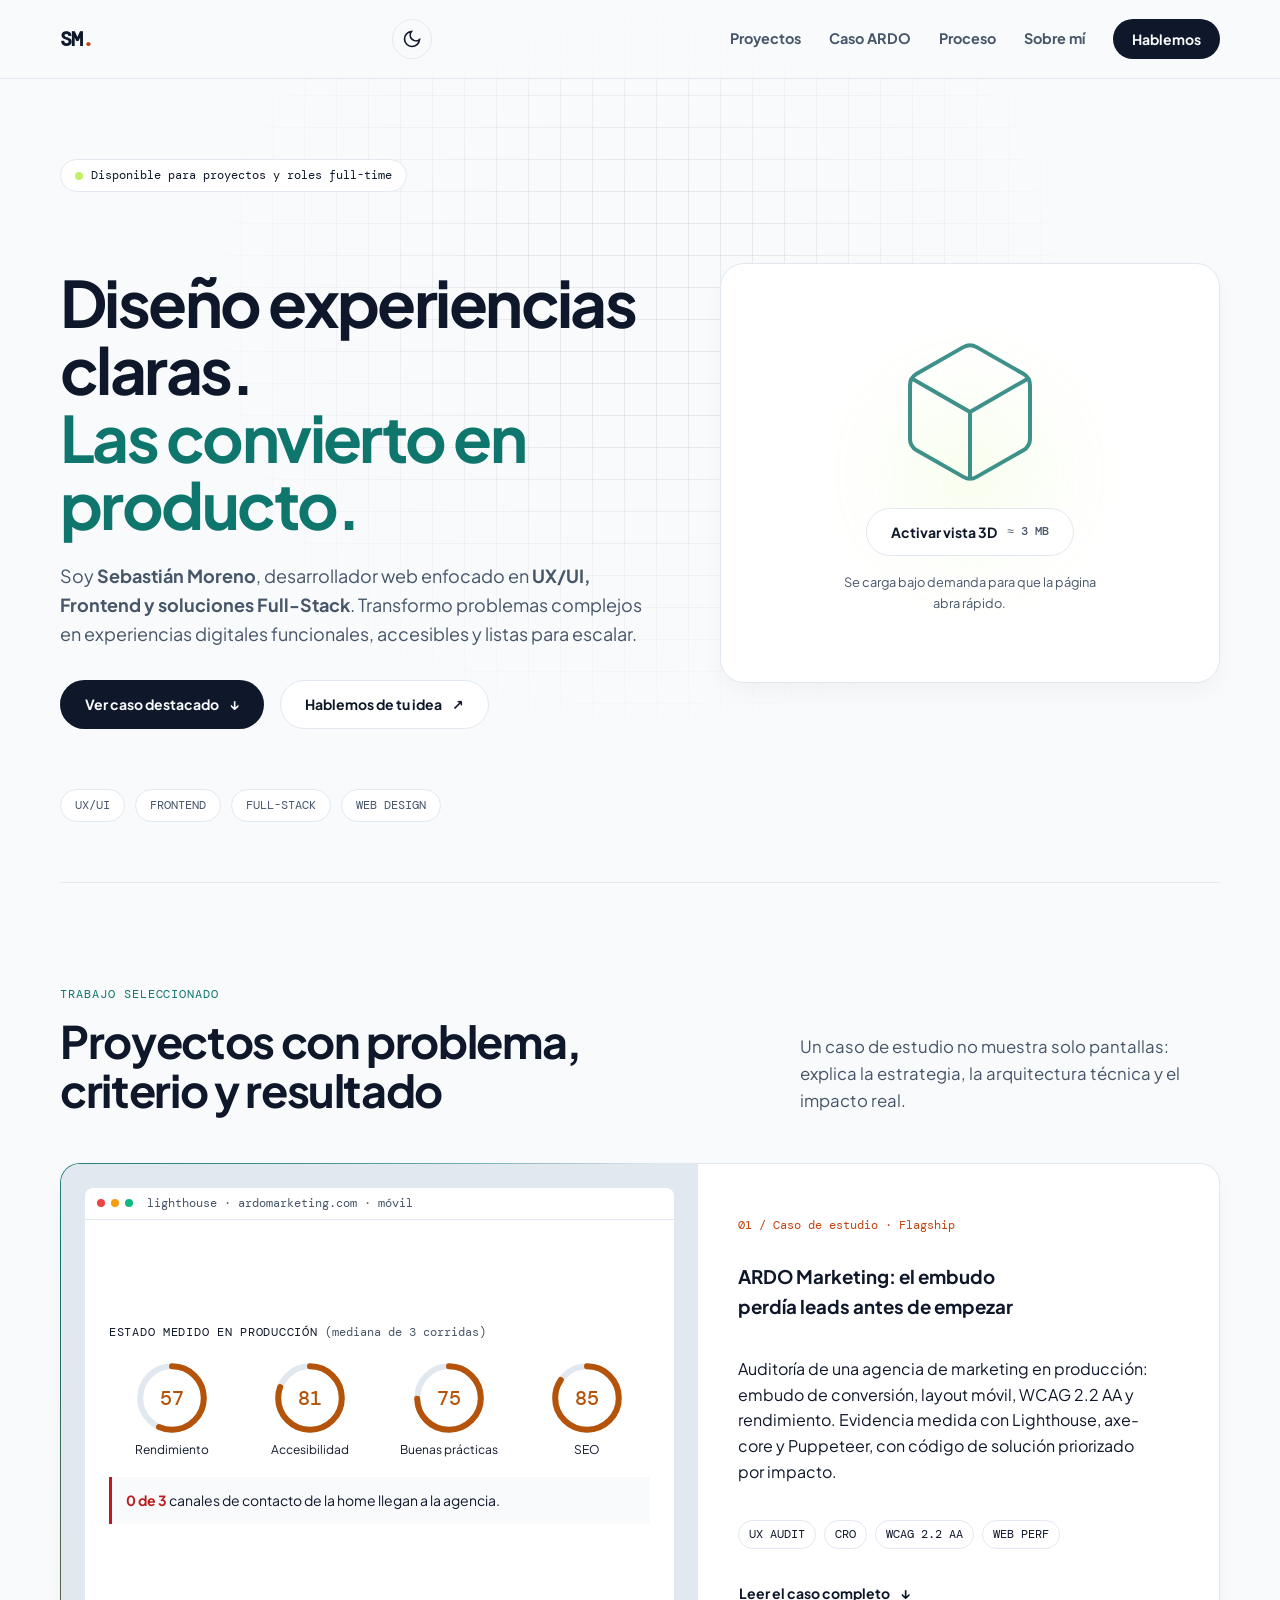
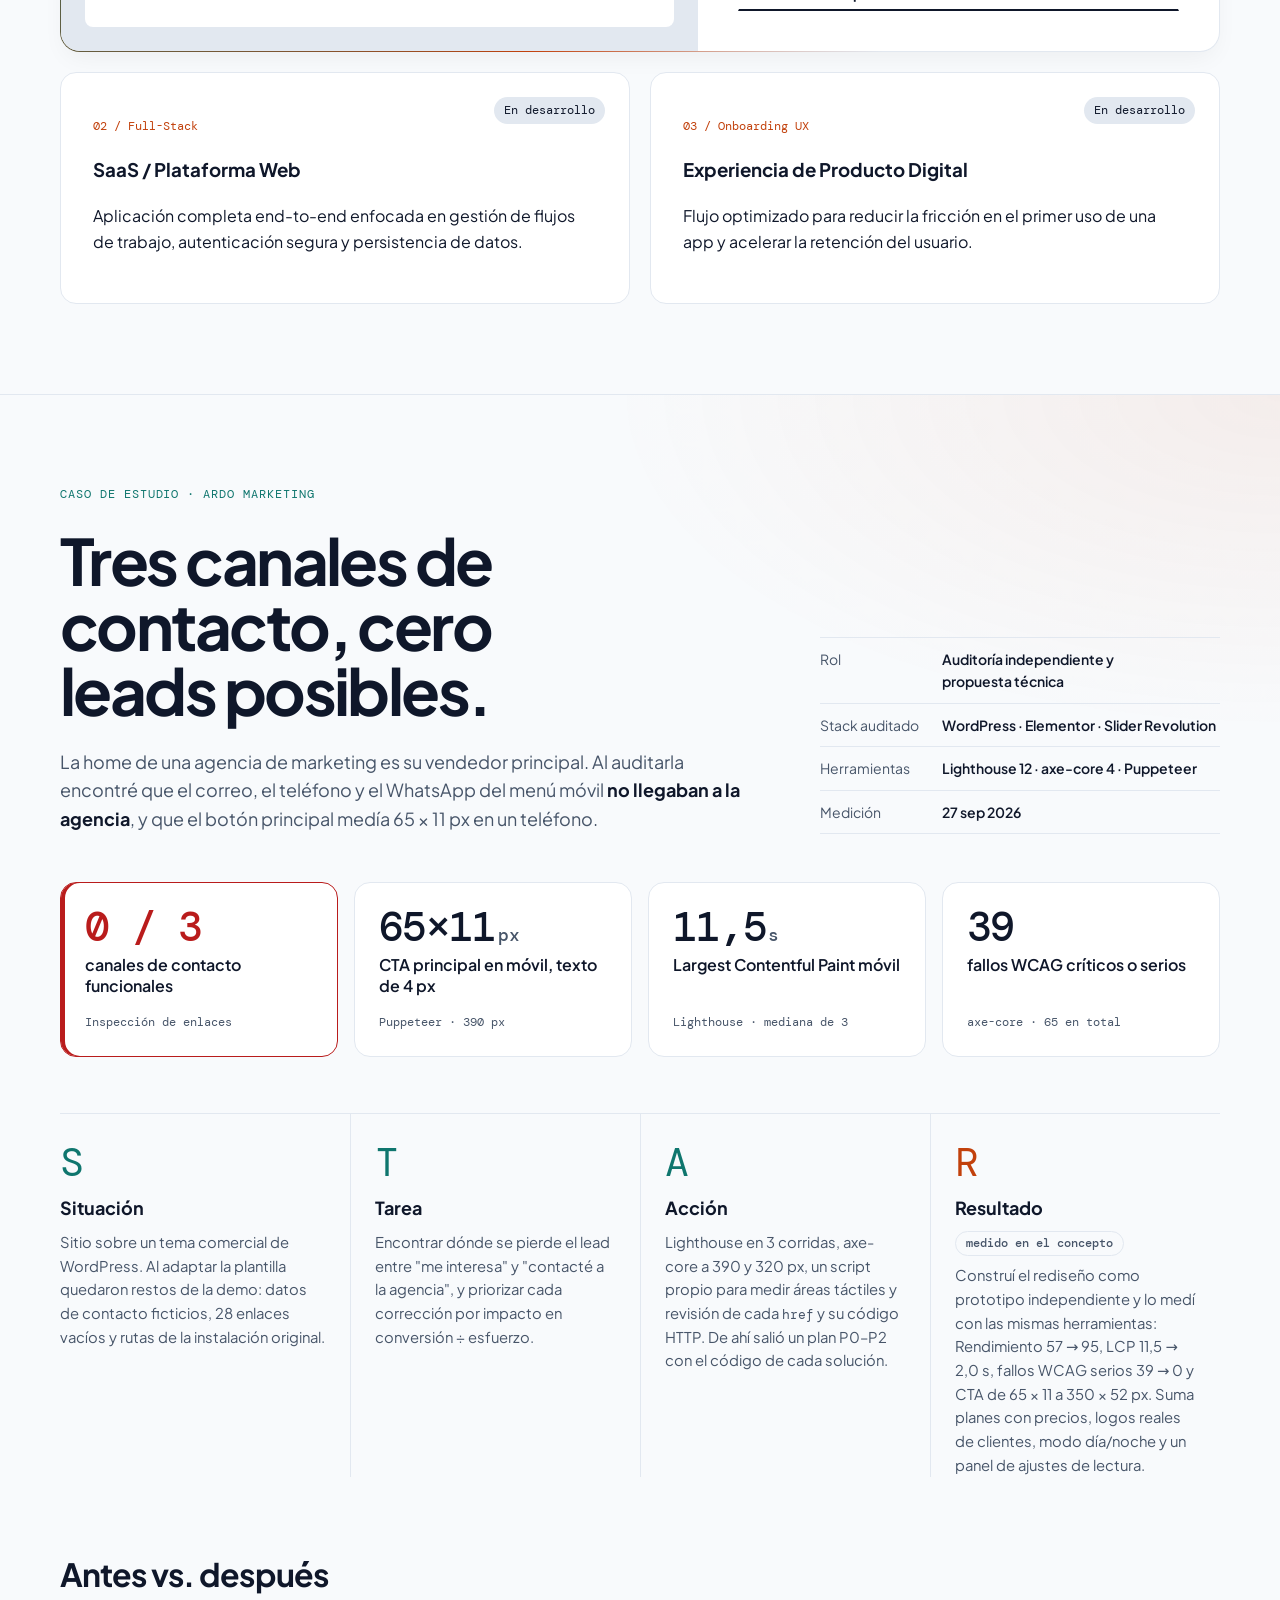
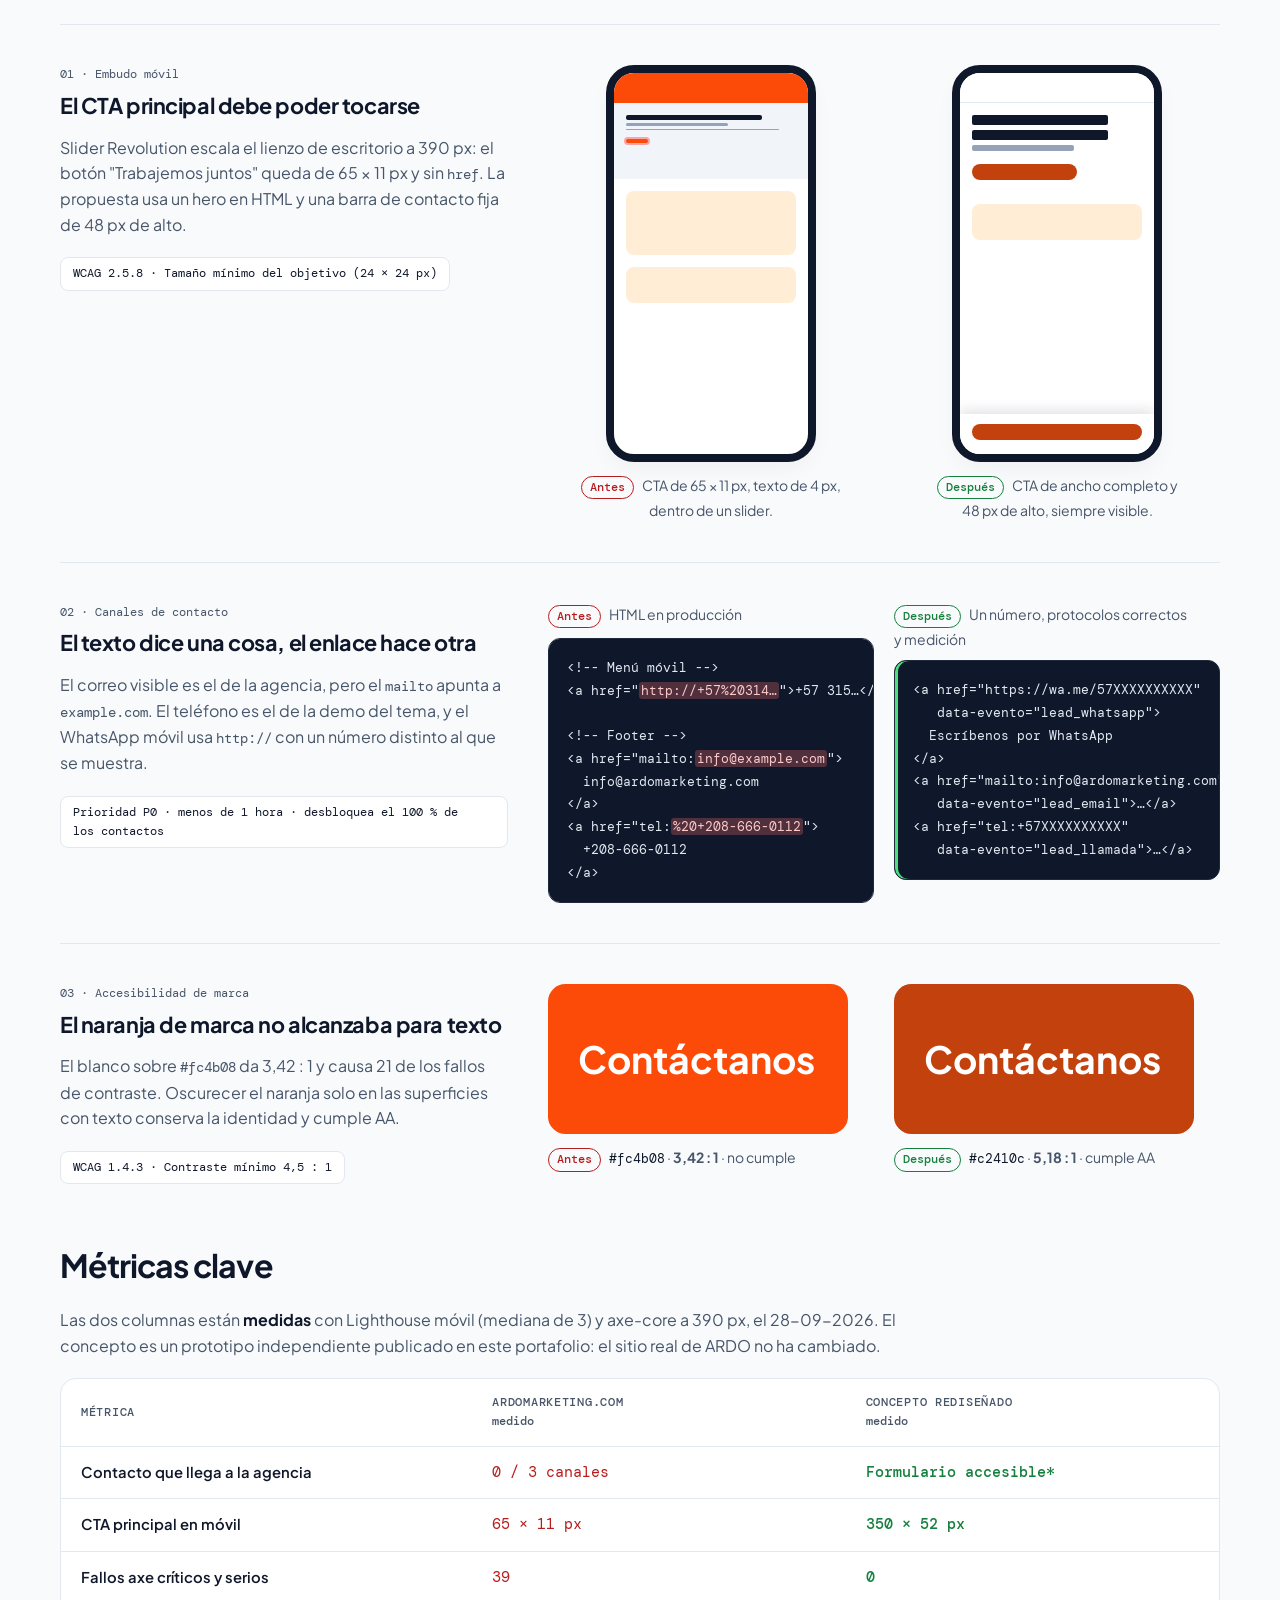
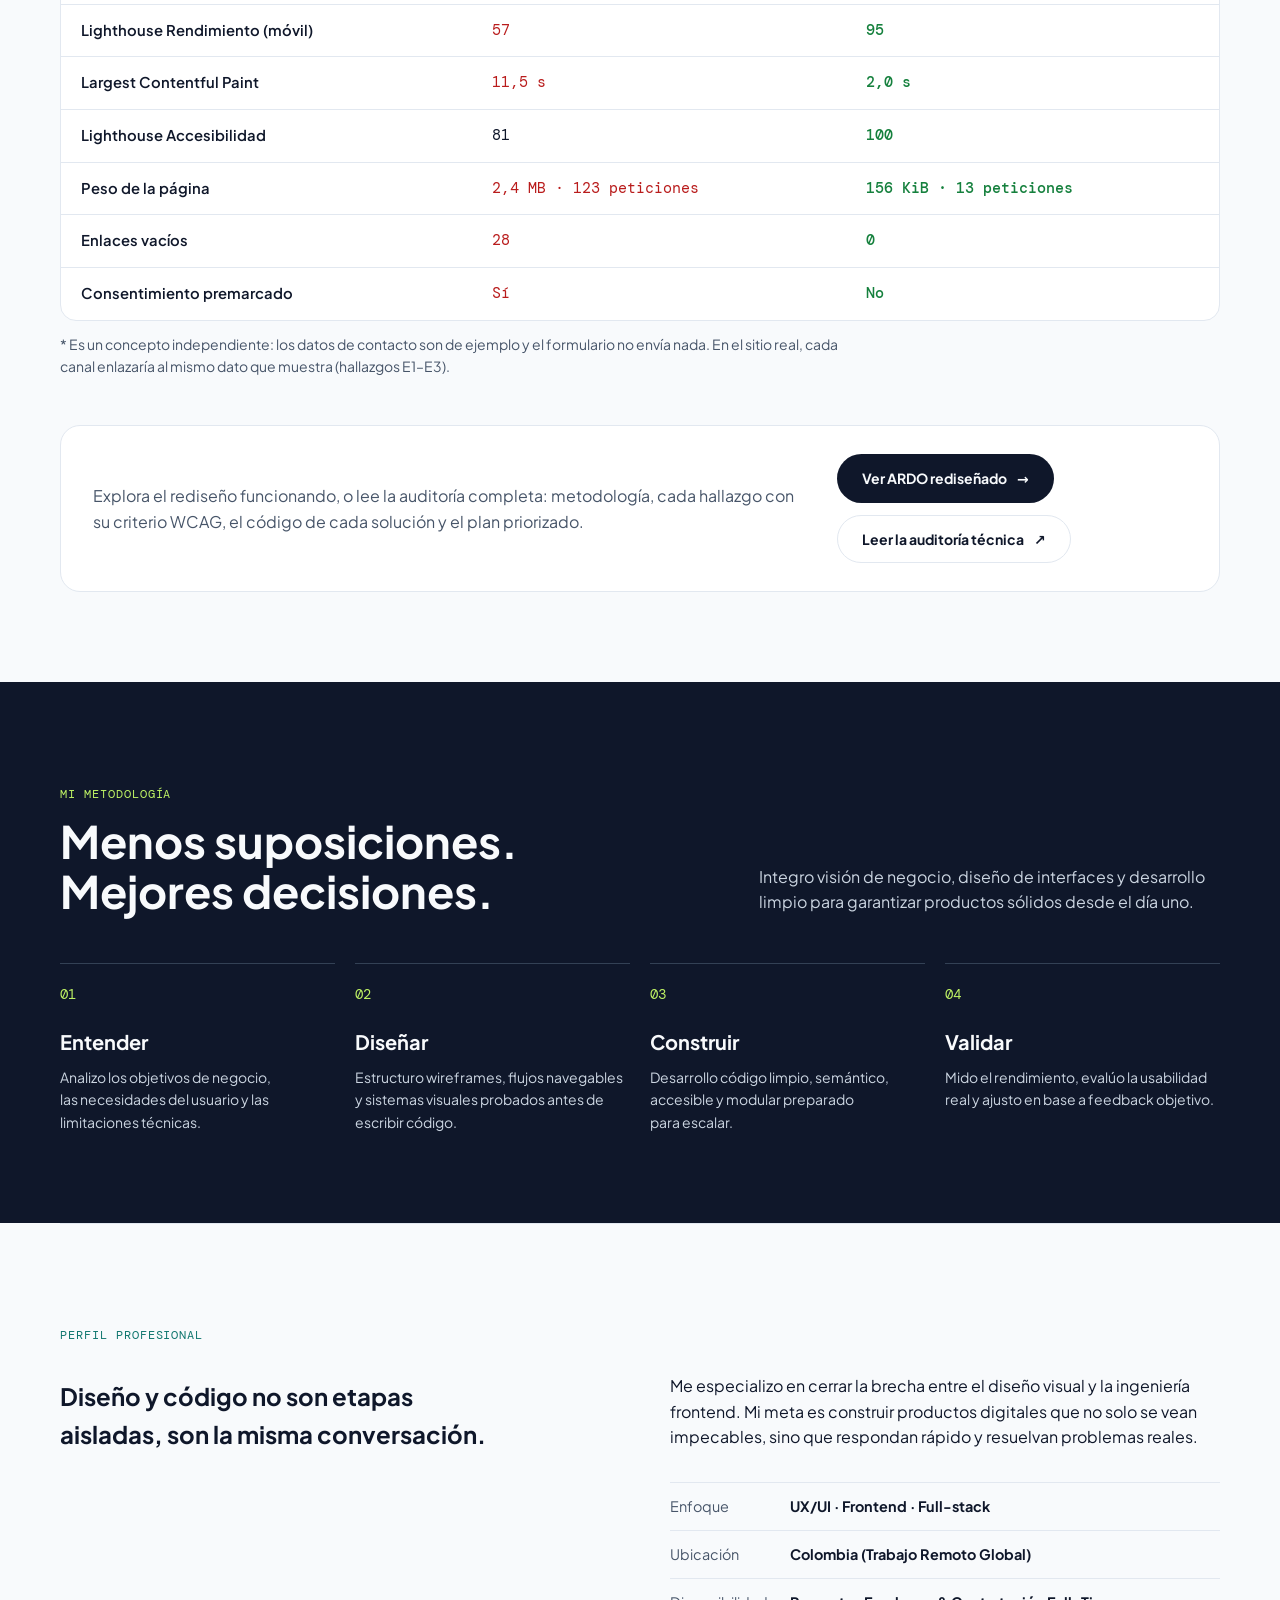
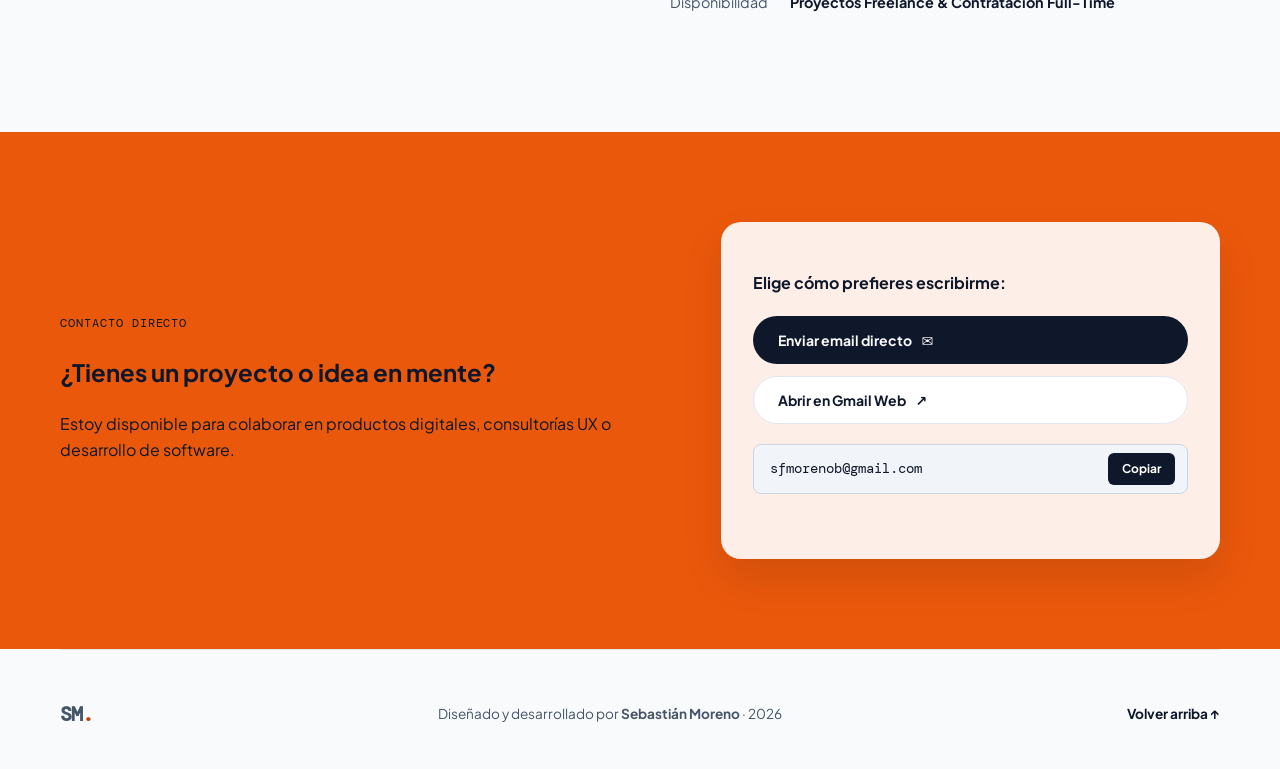
<file: index.html>
<!DOCTYPE html>
<html lang="es">
<head>
  <meta charset="UTF-8">
  <!-- CSP: GitHub Pages no permite cabeceras HTTP, así que va en <meta>. El hash sha256 corresponde al script del tema de este <head>;
       si ese script cambia, hay que recalcularlo (validar.js lo comprueba). style-src necesita unsafe-inline por los estilos de model-viewer y --score. -->
  <meta http-equiv="Content-Security-Policy" content="default-src 'self'; script-src 'self' 'sha256-6oR5AnrpBXGt3J4Vh34P1tBJOebZeQSg4a1KYK1uKxI=' https://ajax.googleapis.com; style-src 'self' 'unsafe-inline'; img-src 'self' data: blob:; font-src 'self'; connect-src 'self' blob: https://modelviewer.dev; worker-src 'self' blob:; object-src 'none'; base-uri 'self'; form-action 'none'; upgrade-insecure-requests">
  <meta name="viewport" content="width=device-width, initial-scale=1.0">
  <meta name="description" content="Desarrollador web UX/UI y frontend en Colombia. Caso destacado: auditoría de conversión, móvil y accesibilidad WCAG AA para ARDO Marketing.">
  <meta name="theme-color" content="#0f172a">
  <meta name="color-scheme" content="light dark">

  <link rel="canonical" href="https://nick-fm1.github.io/">

  <!-- Open Graph / Redes Sociales (las redes exigen URLs absolutas) -->
  <meta property="og:type" content="website">
  <meta property="og:locale" content="es_CO">
  <meta property="og:url" content="https://nick-fm1.github.io/">
  <meta property="og:title" content="Sebastián Moreno — Desarrollador Web UX/UI y Frontend">
  <meta property="og:description" content="Diseño experiencias claras y las convierto en productos digitales escalables. Caso destacado: auditoría de conversión, móvil y WCAG AA de ARDO Marketing.">
  <meta property="og:image" content="https://nick-fm1.github.io/og-image.png">
  <meta property="og:image:width" content="1200">
  <meta property="og:image:height" content="630">
  <meta property="og:image:alt" content="Portada del portafolio de Sebastián Moreno: Diseño experiencias claras. Las convierto en producto.">
  <meta name="twitter:card" content="summary_large_image">

  <!-- Datos estructurados: describen a la persona y el sitio para los buscadores -->
  <script type="application/ld+json">
  {
    "@context": "https://schema.org",
    "@graph": [
      {
        "@type": "Person",
        "@id": "https://nick-fm1.github.io/#persona",
        "name": "Sebastián Moreno",
        "jobTitle": "Desarrollador Web UX/UI y Frontend",
        "url": "https://nick-fm1.github.io/",
        "image": "https://nick-fm1.github.io/og-image.png",
        "email": "mailto:sfmorenob@gmail.com",
        "address": { "@type": "PostalAddress", "addressCountry": "CO" },
        "knowsAbout": ["Diseño UX/UI", "Desarrollo frontend", "Accesibilidad web (WCAG 2.2)", "Rendimiento web", "Optimización de conversión (CRO)"],
        "sameAs": ["https://github.com/Nick-fm1"]
      },
      {
        "@type": "WebSite",
        "@id": "https://nick-fm1.github.io/#sitio",
        "url": "https://nick-fm1.github.io/",
        "name": "Sebastián Moreno — Portafolio",
        "inLanguage": "es",
        "author": { "@id": "https://nick-fm1.github.io/#persona" }
      }
    ]
  }
  </script>

  <title>Sebastián Moreno — Desarrollador Web UX/UI y Frontend</title>
  <link rel="icon" href="data:image/svg+xml,%3Csvg xmlns='http://www.w3.org/2000/svg' viewBox='0 0 32 32'%3E%3Crect width='32' height='32' rx='8' fill='%230f172a'/%3E%3Ctext x='16' y='21' font-family='monospace' font-size='14' font-weight='700' text-anchor='middle' fill='%23f8fafc'%3ESM%3C/text%3E%3C/svg%3E">

  <!-- Aplica el tema antes del primer pintado para evitar el destello de tema incorrecto -->
  <script>
    (function () {
      var tema;
      try { tema = localStorage.getItem('theme'); } catch (e) { tema = null; }
      if (tema !== 'light' && tema !== 'dark') {
        tema = window.matchMedia('(prefers-color-scheme: dark)').matches ? 'dark' : 'light';
      }
      document.documentElement.setAttribute('data-theme', tema);
    })();
  </script>

  <!-- Fuente del titular (elemento LCP) precargada; las fuentes se sirven desde el propio dominio -->
  <link rel="preload" href="fonts/plus-jakarta-sans-latin-var.woff2" as="font" type="font/woff2" crossorigin>

  <link rel="stylesheet" href="styles.min.css">
</head>
<body>
  <!-- Salto de navegación para accesibilidad -->
  <a class="skip-link" href="#contenido">Saltar al contenido principal</a>

  <!-- Encabezado de Navegación -->
  <header class="site-header" id="site-header">
    <div class="scroll-progress" aria-hidden="true"></div>
    <nav class="nav container" aria-label="Navegación principal">
      <a class="brand" href="#inicio" aria-label="Inicio de Sebastián Moreno">
        SM<span class="brand-dot" aria-hidden="true">.</span>
      </a>

      <!-- Controles de Navegación + Modo Oscuro/Claro -->
      <div class="nav-actions">
        <button class="theme-toggle" id="theme-toggle" type="button" aria-label="Cambiar a tema oscuro" title="Cambiar tema">
          <svg class="sun-icon" aria-hidden="true" width="20" height="20" viewBox="0 0 24 24" fill="none" stroke="currentColor" stroke-width="2"><circle cx="12" cy="12" r="5"/><path d="M12 1v2M12 21v2M4.22 4.22l1.42 1.42M18.36 18.36l1.42 1.42M1 12h2M21 12h2M4.22 19.78l1.42-1.42M18.36 5.64l1.42-1.42"/></svg>
          <svg class="moon-icon" aria-hidden="true" width="20" height="20" viewBox="0 0 24 24" fill="none" stroke="currentColor" stroke-width="2"><path d="M21 12.79A9 9 0 1 1 11.21 3 7 7 0 0 0 21 12.79z"/></svg>
        </button>

        <button class="menu-button" id="menu-button" type="button" aria-label="Abrir menú" aria-expanded="false" aria-controls="nav-links">
          <span class="menu-line"></span>
          <span class="menu-line"></span>
        </button>
      </div>

      <div class="nav-links" id="nav-links">
        <a href="#proyectos" class="nav-item">Proyectos</a>
        <a href="#caso-ardo" class="nav-item">Caso ARDO</a>
        <a href="#proceso" class="nav-item">Proceso</a>
        <a href="#sobre-mi" class="nav-item">Sobre mí</a>
        <a href="#contacto" class="button button-nav">Hablemos</a>
      </div>
    </nav>
  </header>

  <main id="contenido">
    <!-- Hero Section -->
    <section class="hero container" id="inicio">
      <div class="badge-status">
        <span class="status-dot pulsating" aria-hidden="true"></span>
        <span>Disponible para proyectos y roles full-time</span>
      </div>

      <div class="hero-grid">
        <div class="hero-text">
          <h1 class="hero-title">
            Diseño experiencias claras.<br>
            <em class="highlight">Las convierto en producto.</em>
          </h1>
          <p class="hero-copy">
            Soy <strong>Sebastián Moreno</strong>, desarrollador web enfocado en <strong>UX/UI, Frontend y soluciones Full-Stack</strong>. Transformo problemas complejos en experiencias digitales funcionales, accesibles y listas para escalar.
          </p>
          <div class="hero-actions">
            <a class="button button-primary" href="#caso-ardo">
              Ver caso destacado <span class="icon-arrow" aria-hidden="true">↓</span>
            </a>
            <a class="button button-outline" href="#contacto">
              Hablemos de tu idea <span class="icon-arrow" aria-hidden="true">↗</span>
            </a>
          </div>
        </div>

        <!-- Visualizador 3D: se carga solo cuando el visitante lo pide (model-viewer + modelo ≈ 3 MB) -->
        <div class="hero-3d-wrapper" id="hero-3d">
          <div class="glow-backdrop" aria-hidden="true"></div>

          <div class="hero-3d-poster" id="hero-3d-poster">
            <svg class="poster-shape" aria-hidden="true" width="160" height="160" viewBox="0 0 24 24" fill="none" stroke="currentColor" stroke-width="0.6" stroke-linejoin="round"><path d="M21 16V8a2 2 0 0 0-1-1.73l-7-4a2 2 0 0 0-2 0l-7 4A2 2 0 0 0 3 8v8a2 2 0 0 0 1 1.73l7 4a2 2 0 0 0 2 0l7-4A2 2 0 0 0 21 16z"/><polyline points="3.27 6.96 12 12.01 20.73 6.96"/><line x1="12" y1="22.08" x2="12" y2="12"/></svg>
            <button class="button button-outline" type="button" id="load-3d">
              <span id="load-3d-label">Activar vista 3D</span> <span class="button-meta">≈ 3 MB</span>
            </button>
            <p class="poster-note">Se carga bajo demanda para que la página abra rápido.</p>
          </div>

          <div class="badge-3d-hint" id="hero-3d-hint" aria-hidden="true" hidden>
            <svg width="14" height="14" viewBox="0 0 24 24" fill="none" stroke="currentColor" stroke-width="2"><path d="M21 16V8a2 2 0 0 0-1-1.73l-7-4a2 2 0 0 0-2 0l-7 4A2 2 0 0 0 3 8v8a2 2 0 0 0 1 1.73l7 4a2 2 0 0 0 2 0l7-4A2 2 0 0 0 21 16z"/><polyline points="3.27 6.96 12 12.01 20.73 6.96"/><line x1="12" y1="22.08" x2="12" y2="12"/></svg>
            <span>Arrastra para girar</span>
          </div>
        </div>
      </div>

      <ul class="stack-bar">
        <li class="stack-tag">UX/UI</li>
        <li class="stack-tag">FRONTEND</li>
        <li class="stack-tag">FULL-STACK</li>
        <li class="stack-tag">WEB DESIGN</li>
      </ul>
    </section>

    <!-- Sección Proyectos -->
    <section class="section container" id="proyectos" aria-labelledby="proyectos-titulo">
      <header class="section-heading">
        <div>
          <p class="eyebrow">Trabajo Seleccionado</p>
          <h2 id="proyectos-titulo">Proyectos con problema, criterio y resultado</h2>
        </div>
        <p class="section-desc">
          Un caso de estudio no muestra solo pantallas: explica la estrategia, la arquitectura técnica y el impacto real.
        </p>
      </header>

      <!-- Proyecto Destacado -->
      <article class="project project-featured" aria-labelledby="ardo-card-titulo">
        <div class="project-visual">
          <div class="browser-chrome" aria-hidden="true">
            <span class="browser-dot red"></span>
            <span class="browser-dot yellow"></span>
            <span class="browser-dot green"></span>
            <span class="browser-url">lighthouse · ardomarketing.com · móvil</span>
          </div>

          <div class="scorecard">
            <p class="scorecard-title">Estado medido en producción <span>(mediana de 3 corridas)</span></p>
            <ul class="score-list">
              <li class="score score--mid" style="--score: 57">
                <svg class="score-ring" viewBox="0 0 36 36" aria-hidden="true"><circle class="score-track" cx="18" cy="18" r="15.9"/><circle class="score-value" cx="18" cy="18" r="15.9" pathLength="100"/></svg>
                <span class="score-num">57</span>
                <span class="score-label">Rendimiento</span>
              </li>
              <li class="score score--mid" style="--score: 81">
                <svg class="score-ring" viewBox="0 0 36 36" aria-hidden="true"><circle class="score-track" cx="18" cy="18" r="15.9"/><circle class="score-value" cx="18" cy="18" r="15.9" pathLength="100"/></svg>
                <span class="score-num">81</span>
                <span class="score-label">Accesibilidad</span>
              </li>
              <li class="score score--mid" style="--score: 75">
                <svg class="score-ring" viewBox="0 0 36 36" aria-hidden="true"><circle class="score-track" cx="18" cy="18" r="15.9"/><circle class="score-value" cx="18" cy="18" r="15.9" pathLength="100"/></svg>
                <span class="score-num">75</span>
                <span class="score-label">Buenas prácticas</span>
              </li>
              <li class="score score--mid" style="--score: 85">
                <svg class="score-ring" viewBox="0 0 36 36" aria-hidden="true"><circle class="score-track" cx="18" cy="18" r="15.9"/><circle class="score-value" cx="18" cy="18" r="15.9" pathLength="100"/></svg>
                <span class="score-num">85</span>
                <span class="score-label">SEO</span>
              </li>
            </ul>
            <p class="scorecard-alert"><strong>0 de 3</strong> canales de contacto de la home llegan a la agencia.</p>
          </div>
        </div>

        <div class="project-copy">
          <p class="project-number">01 / Caso de estudio · Flagship</p>
          <h3 id="ardo-card-titulo">ARDO Marketing: el embudo perdía leads antes de empezar</h3>
          <p>Auditoría de una agencia de marketing en producción: embudo de conversión, layout móvil, WCAG 2.2 AA y rendimiento. Evidencia medida con Lighthouse, axe-core y Puppeteer, con código de solución priorizado por impacto.</p>

          <ul class="tags-list">
            <li>UX AUDIT</li>
            <li>CRO</li>
            <li>WCAG 2.2 AA</li>
            <li>WEB PERF</li>
          </ul>

          <a class="button button-secondary" href="#caso-ardo">
            Leer el caso completo <span aria-hidden="true">↓</span>
          </a>
        </div>
      </article>

      <!-- Próximos Proyectos Grid -->
      <div class="project-grid">
        <article class="project project-card">
          <span class="status-badge">En desarrollo</span>
          <p class="project-number">02 / Full-Stack</p>
          <h3>SaaS / Plataforma Web</h3>
          <p>Aplicación completa end-to-end enfocada en gestión de flujos de trabajo, autenticación segura y persistencia de datos.</p>
        </article>

        <article class="project project-card">
          <span class="status-badge">En desarrollo</span>
          <p class="project-number">03 / Onboarding UX</p>
          <h3>Experiencia de Producto Digital</h3>
          <p>Flujo optimizado para reducir la fricción en el primer uso de una app y acelerar la retención del usuario.</p>
        </article>
      </div>
    </section>

    <!-- Caso de Estudio ARDO Marketing -->
    <section class="section case" id="caso-ardo" aria-labelledby="caso-titulo">
      <div class="container">
        <header class="case-header">
          <p class="eyebrow">Caso de estudio · ARDO Marketing</p>
          <h2 id="caso-titulo">Tres canales de contacto, cero leads posibles.</h2>
          <p class="case-lede">
            La home de una agencia de marketing es su vendedor principal. Al auditarla encontré que el correo, el teléfono y el WhatsApp del menú móvil <strong>no llegaban a la agencia</strong>, y que el botón principal medía 65 × 11 px en un teléfono.
          </p>
          <dl class="case-meta">
            <div><dt>Rol</dt><dd>Auditoría independiente y propuesta técnica</dd></div>
            <div><dt>Stack auditado</dt><dd>WordPress · Elementor · Slider Revolution</dd></div>
            <div><dt>Herramientas</dt><dd>Lighthouse 12 · axe-core 4 · Puppeteer</dd></div>
            <div><dt>Medición</dt><dd><time datetime="2026-09-27">27 sep 2026</time></dd></div>
          </dl>
        </header>

        <!-- KPIs medidos -->
        <ul class="kpi-grid">
          <li class="kpi kpi--critical">
            <span class="kpi-value">0 / 3</span>
            <span class="kpi-label">canales de contacto funcionales</span>
            <span class="kpi-source">Inspección de enlaces</span>
          </li>
          <li class="kpi">
            <span class="kpi-value">65×11<small>px</small></span>
            <span class="kpi-label">CTA principal en móvil, texto de 4 px</span>
            <span class="kpi-source">Puppeteer · 390 px</span>
          </li>
          <li class="kpi">
            <span class="kpi-value">11,5<small>s</small></span>
            <span class="kpi-label">Largest Contentful Paint móvil</span>
            <span class="kpi-source">Lighthouse · mediana de 3</span>
          </li>
          <li class="kpi">
            <span class="kpi-value">39</span>
            <span class="kpi-label">fallos WCAG críticos o serios</span>
            <span class="kpi-source">axe-core · 65 en total</span>
          </li>
        </ul>

        <!-- STAR -->
        <ol class="star-grid">
          <li class="star-card">
            <span class="star-letter" aria-hidden="true">S</span>
            <h3>Situación</h3>
            <p>Sitio sobre un tema comercial de WordPress. Al adaptar la plantilla quedaron restos de la demo: datos de contacto ficticios, 28 enlaces vacíos y rutas de la instalación original.</p>
          </li>
          <li class="star-card">
            <span class="star-letter" aria-hidden="true">T</span>
            <h3>Tarea</h3>
            <p>Encontrar dónde se pierde el lead entre "me interesa" y "contacté a la agencia", y priorizar cada corrección por impacto en conversión ÷ esfuerzo.</p>
          </li>
          <li class="star-card">
            <span class="star-letter" aria-hidden="true">A</span>
            <h3>Acción</h3>
            <p>Lighthouse en 3 corridas, axe-core a 390 y 320 px, un script propio para medir áreas táctiles y revisión de cada <code>href</code> y su código HTTP. De ahí salió un plan P0–P2 con el código de cada solución.</p>
          </li>
          <li class="star-card star-card--result">
            <span class="star-letter" aria-hidden="true">R</span>
            <h3>Resultado <span class="pill">medido en el concepto</span></h3>
            <p>Construí el rediseño como prototipo independiente y lo medí con las mismas herramientas: Rendimiento 57 → 95, LCP 11,5 → 2,0 s, fallos WCAG serios 39 → 0 y CTA de 65 × 11 a 350 × 52 px. Suma planes con precios, logos reales de clientes, modo día/noche y un panel de ajustes de lectura.</p>
          </li>
        </ol>

        <!-- Antes vs Después -->
        <h3 class="case-subtitle">Antes vs. después</h3>

        <!-- 1. CTA móvil -->
        <article class="compare" aria-labelledby="cmp-cta">
          <div class="compare-intro">
            <p class="compare-num">01 · Embudo móvil</p>
            <h4 id="cmp-cta">El CTA principal debe poder tocarse</h4>
            <p>Slider Revolution escala el lienzo de escritorio a 390 px: el botón "Trabajemos juntos" queda de 65 × 11 px y sin <code>href</code>. La propuesta usa un hero en HTML y una barra de contacto fija de 48 px de alto.</p>
            <p class="compare-criteria">WCAG 2.5.8 · Tamaño mínimo del objetivo (24 × 24 px)</p>
          </div>
          <div class="compare-pair">
            <figure class="phone phone--before">
              <div class="phone-screen" aria-hidden="true">
                <div class="mock-bar mock-bar--brand"></div>
                <div class="mock-banner">
                  <span class="mock-line mock-line--lg"></span>
                  <span class="mock-line"></span>
                  <span class="mock-line mock-line--xs"></span>
                  <span class="mock-cta-tiny"></span>
                </div>
                <div class="mock-block"></div>
                <div class="mock-block mock-block--short"></div>
              </div>
              <figcaption><span class="tag-before">Antes</span> CTA de 65 × 11 px, texto de 4 px, dentro de un slider.</figcaption>
            </figure>
            <figure class="phone phone--after">
              <div class="phone-screen" aria-hidden="true">
                <div class="mock-bar"></div>
                <div class="mock-hero">
                  <span class="mock-line mock-line--lg"></span>
                  <span class="mock-line mock-line--lg"></span>
                  <span class="mock-line"></span>
                  <span class="mock-cta"></span>
                </div>
                <div class="mock-block mock-block--short"></div>
                <div class="mock-sticky"><span class="mock-cta mock-cta--full"></span></div>
              </div>
              <figcaption><span class="tag-after">Después</span> CTA de ancho completo y 48 px de alto, siempre visible.</figcaption>
            </figure>
          </div>
        </article>

        <!-- 2. Canales de contacto -->
        <article class="compare" aria-labelledby="cmp-links">
          <div class="compare-intro">
            <p class="compare-num">02 · Canales de contacto</p>
            <h4 id="cmp-links">El texto dice una cosa, el enlace hace otra</h4>
            <p>El correo visible es el de la agencia, pero el <code>mailto</code> apunta a <code>example.com</code>. El teléfono es el de la demo del tema, y el WhatsApp móvil usa <code>http://</code> con un número distinto al que se muestra.</p>
            <p class="compare-criteria">Prioridad P0 · menos de 1 hora · desbloquea el 100 % de los contactos</p>
          </div>
          <div class="compare-pair compare-pair--code">
            <figure class="code-card code-card--before">
              <figcaption><span class="tag-before">Antes</span> HTML en producción</figcaption>
              <pre tabindex="0"><code>&lt;!-- Menú móvil --&gt;
&lt;a href="<mark>http://+57%20314…</mark>"&gt;+57 315…&lt;/a&gt;

&lt;!-- Footer --&gt;
&lt;a href="mailto:<mark>info@example.com</mark>"&gt;
  info@ardomarketing.com
&lt;/a&gt;
&lt;a href="tel:<mark>%20+208-666-0112</mark>"&gt;
  +208-666-0112
&lt;/a&gt;</code></pre>
            </figure>
            <figure class="code-card code-card--after">
              <figcaption><span class="tag-after">Después</span> Un número, protocolos correctos y medición</figcaption>
              <pre tabindex="0"><code>&lt;a href="https://wa.me/57XXXXXXXXXX"
   data-evento="lead_whatsapp"&gt;
  Escríbenos por WhatsApp
&lt;/a&gt;
&lt;a href="mailto:info@ardomarketing.com"
   data-evento="lead_email"&gt;…&lt;/a&gt;
&lt;a href="tel:+57XXXXXXXXXX"
   data-evento="lead_llamada"&gt;…&lt;/a&gt;</code></pre>
            </figure>
          </div>
        </article>

        <!-- 3. Contraste -->
        <article class="compare" aria-labelledby="cmp-contrast">
          <div class="compare-intro">
            <p class="compare-num">03 · Accesibilidad de marca</p>
            <h4 id="cmp-contrast">El naranja de marca no alcanzaba para texto</h4>
            <p>El blanco sobre <code>#fc4b08</code> da 3,42 : 1 y causa 21 de los fallos de contraste. Oscurecer el naranja solo en las superficies con texto conserva la identidad y cumple AA.</p>
            <p class="compare-criteria">WCAG 1.4.3 · Contraste mínimo 4,5 : 1</p>
          </div>
          <div class="compare-pair">
            <figure class="swatch">
              <svg class="swatch-sample" viewBox="0 0 240 120" role="img" aria-label="Muestra: texto blanco sobre naranja #fc4b08, contraste 3,42 a 1, no cumple">
                <rect width="240" height="120" rx="14" fill="#fc4b08"/>
                <text x="24" y="72" fill="#ffffff" font-size="30" font-weight="700" font-family="Plus Jakarta Sans, system-ui, sans-serif">Contáctanos</text>
              </svg>
              <figcaption><span class="tag-before">Antes</span> <code>#fc4b08</code> · <strong>3,42 : 1</strong> · no cumple</figcaption>
            </figure>
            <figure class="swatch">
              <svg class="swatch-sample" viewBox="0 0 240 120" role="img" aria-label="Muestra: texto blanco sobre naranja #c2410c, contraste 5,18 a 1, cumple AA">
                <rect width="240" height="120" rx="14" fill="#c2410c"/>
                <text x="24" y="72" fill="#ffffff" font-size="30" font-weight="700" font-family="Plus Jakarta Sans, system-ui, sans-serif">Contáctanos</text>
              </svg>
              <figcaption><span class="tag-after">Después</span> <code>#c2410c</code> · <strong>5,18 : 1</strong> · cumple AA</figcaption>
            </figure>
          </div>
        </article>

        <!-- Métricas -->
        <div class="results">
          <h3 class="case-subtitle">Métricas clave</h3>
          <p class="results-note">
            Las dos columnas están <strong>medidas</strong> con Lighthouse móvil (mediana de 3) y axe-core a 390 px, el 28-09-2026. El concepto es un prototipo independiente publicado en este portafolio: el sitio real de ARDO no ha cambiado.
          </p>
          <!-- role="region" + tabindex: contenedor con scroll horizontal operable por teclado (patrón recomendado para tablas anchas) -->
          <div class="table-wrap" tabindex="0" role="region" aria-label="Tabla de métricas: sitio actual frente al concepto rediseñado">
            <table class="results-table">
              <thead>
                <tr>
                  <th scope="col">Métrica</th>
                  <th scope="col">ardomarketing.com <span class="th-sub">medido</span></th>
                  <th scope="col">Concepto rediseñado <span class="th-sub">medido</span></th>
                </tr>
              </thead>
              <tbody>
                <tr><th scope="row">Contacto que llega a la agencia</th><td class="val-bad">0 / 3 canales</td><td class="val-good">Formulario accesible*</td></tr>
                <tr><th scope="row">CTA principal en móvil</th><td class="val-bad">65 × 11 px</td><td class="val-good">350 × 52 px</td></tr>
                <tr><th scope="row">Fallos axe críticos y serios</th><td class="val-bad">39</td><td class="val-good">0</td></tr>
                <tr><th scope="row">Lighthouse Rendimiento (móvil)</th><td class="val-bad">57</td><td class="val-good">95</td></tr>
                <tr><th scope="row">Largest Contentful Paint</th><td class="val-bad">11,5 s</td><td class="val-good">2,0 s</td></tr>
                <tr><th scope="row">Lighthouse Accesibilidad</th><td>81</td><td class="val-good">100</td></tr>
                <tr><th scope="row">Peso de la página</th><td class="val-bad">2,4 MB · 123 peticiones</td><td class="val-good">156 KiB · 13 peticiones</td></tr>
                <tr><th scope="row">Enlaces vacíos</th><td class="val-bad">28</td><td class="val-good">0</td></tr>
                <tr><th scope="row">Consentimiento premarcado</th><td class="val-bad">Sí</td><td class="val-good">No</td></tr>
              </tbody>
            </table>
          </div>
          <p class="results-footnote">* Es un concepto independiente: los datos de contacto son de ejemplo y el formulario no envía nada. En el sitio real, cada canal enlazaría al mismo dato que muestra (hallazgos E1–E3).</p>
        </div>

        <div class="case-footer">
          <p>Explora el rediseño funcionando, o lee la auditoría completa: metodología, cada hallazgo con su criterio WCAG, el código de cada solución y el plan priorizado.</p>
          <div class="case-footer-actions">
            <a class="button button-primary" href="ardo-rediseno/">
              Ver ARDO rediseñado <span aria-hidden="true">→</span>
            </a>
            <a class="button button-outline" href="https://github.com/Nick-fm1/Nick-fm1.github.io/blob/main/guia-ardo-marketing.md">
              Leer la auditoría técnica <span aria-hidden="true">↗</span>
            </a>
          </div>
        </div>
      </div>
    </section>

    <!-- Sección Proceso -->
    <section class="section process-section" id="proceso" aria-labelledby="proceso-titulo">
      <div class="container">
        <p class="eyebrow">Mi Metodología</p>
        <div class="process-intro">
          <h2 id="proceso-titulo">Menos suposiciones.<br>Mejores decisiones.</h2>
          <p>Integro visión de negocio, diseño de interfaces y desarrollo limpio para garantizar productos sólidos desde el día uno.</p>
        </div>

        <ol class="process-steps">
          <li class="step-card">
            <span class="step-num">01</span>
            <div class="step-body">
              <h3>Entender</h3>
              <p>Analizo los objetivos de negocio, las necesidades del usuario y las limitaciones técnicas.</p>
            </div>
          </li>
          <li class="step-card">
            <span class="step-num">02</span>
            <div class="step-body">
              <h3>Diseñar</h3>
              <p>Estructuro wireframes, flujos navegables y sistemas visuales probados antes de escribir código.</p>
            </div>
          </li>
          <li class="step-card">
            <span class="step-num">03</span>
            <div class="step-body">
              <h3>Construir</h3>
              <p>Desarrollo código limpio, semántico, accesible y modular preparado para escalar.</p>
            </div>
          </li>
          <li class="step-card">
            <span class="step-num">04</span>
            <div class="step-body">
              <h3>Validar</h3>
              <p>Mido el rendimiento, evalúo la usabilidad real y ajusto en base a feedback objetivo.</p>
            </div>
          </li>
        </ol>
      </div>
    </section>

    <!-- Sección Sobre Mí -->
    <section class="section container about" id="sobre-mi" aria-labelledby="sobre-mi-titulo">
      <p class="eyebrow">Perfil Profesional</p>
      <div class="about-grid">
        <h2 id="sobre-mi-titulo">Diseño y código no son etapas aisladas, son la misma conversación.</h2>
        <div class="about-content">
          <p>Me especializo en cerrar la brecha entre el diseño visual y la ingeniería frontend. Mi meta es construir productos digitales que no solo se vean impecables, sino que respondan rápido y resuelvan problemas reales.</p>

          <dl class="info-list">
            <div class="info-item">
              <dt>Enfoque</dt>
              <dd>UX/UI · Frontend · Full-stack</dd>
            </div>
            <div class="info-item">
              <dt>Ubicación</dt>
              <dd>Colombia (Trabajo Remoto Global)</dd>
            </div>
            <div class="info-item">
              <dt>Disponibilidad</dt>
              <dd>Proyectos Freelance &amp; Contratación Full-Time</dd>
            </div>
          </dl>
        </div>
      </div>
    </section>

    <!-- Sección Contacto -->
    <section class="contact-section" id="contacto" aria-labelledby="contacto-titulo">
      <div class="container contact-grid">
        <div class="contact-header">
          <p class="eyebrow">Contacto Directo</p>
          <h2 id="contacto-titulo">¿Tienes un proyecto o idea en mente?</h2>
          <p>Estoy disponible para colaborar en productos digitales, consultorías UX o desarrollo de software.</p>
        </div>

        <div class="contact-card">
          <p class="contact-subtitle">Elige cómo prefieres escribirme:</p>

          <div class="contact-buttons">
            <a class="button button-primary" href="mailto:sfmorenob@gmail.com">
              Enviar email directo <span aria-hidden="true">✉</span>
            </a>

            <a class="button button-outline" href="https://mail.google.com/mail/?view=cm&amp;fs=1&amp;to=sfmorenob@gmail.com" target="_blank" rel="noopener">
              Abrir en Gmail Web <span aria-hidden="true">↗</span><span class="visually-hidden">(se abre en una pestaña nueva)</span>
            </a>
          </div>

          <div class="email-copy-box">
            <code id="email-text">sfmorenob@gmail.com</code>
            <button type="button" class="button-copy" id="copy-email-btn">
              <span id="copy-text">Copiar</span><span class="visually-hidden"> correo electrónico</span>
            </button>
          </div>
          <p class="copy-status" id="copy-status" role="status" aria-live="polite"></p>
        </div>
      </div>
    </section>
  </main>

  <!-- Footer -->
  <footer class="footer container">
    <div class="footer-content">
      <a class="brand" href="#inicio" aria-label="Volver al inicio">
        SM<span class="brand-dot" aria-hidden="true">.</span>
      </a>
      <p>Diseñado y desarrollado por <strong>Sebastián Moreno</strong> · <span id="year">2026</span></p>
      <a class="back-to-top" href="#inicio">Volver arriba <span aria-hidden="true">↑</span></a>
    </div>
  </footer>

  <script src="script.js" defer></script>
</body>
</html>
</file>
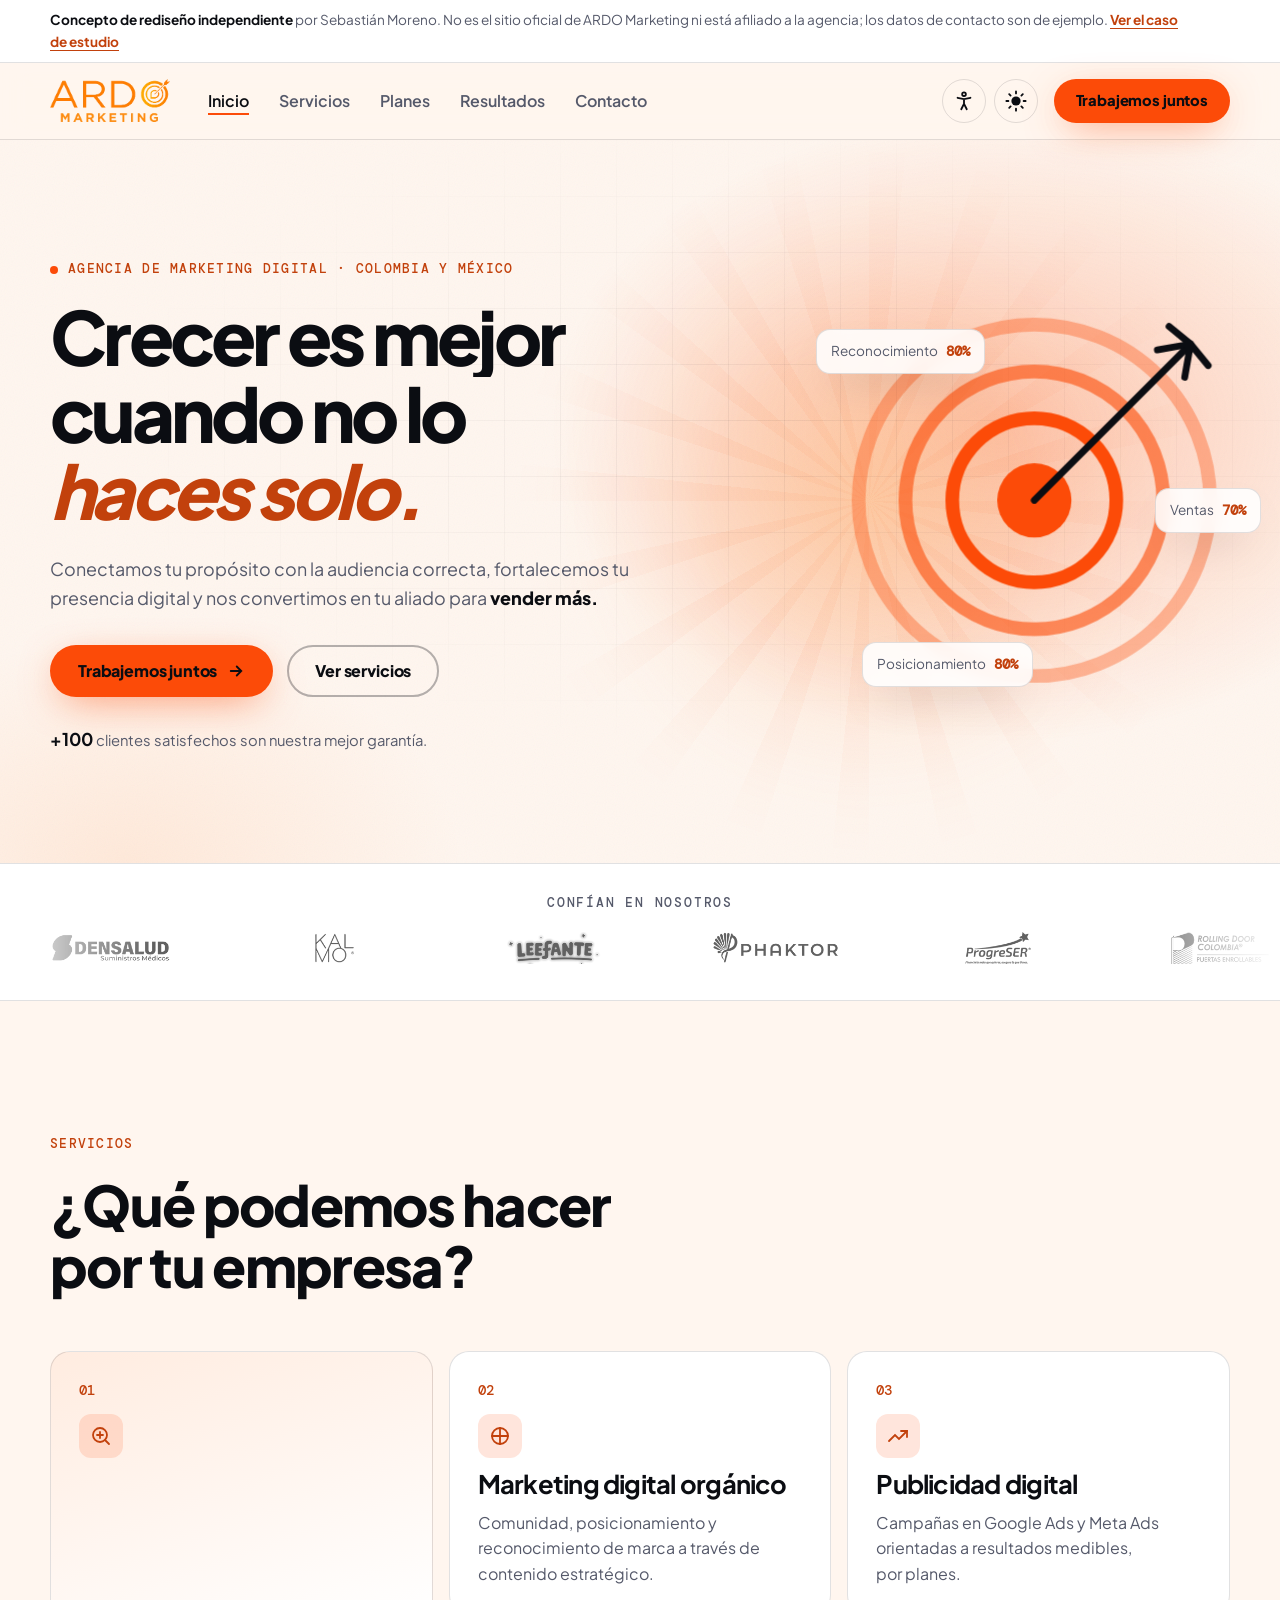
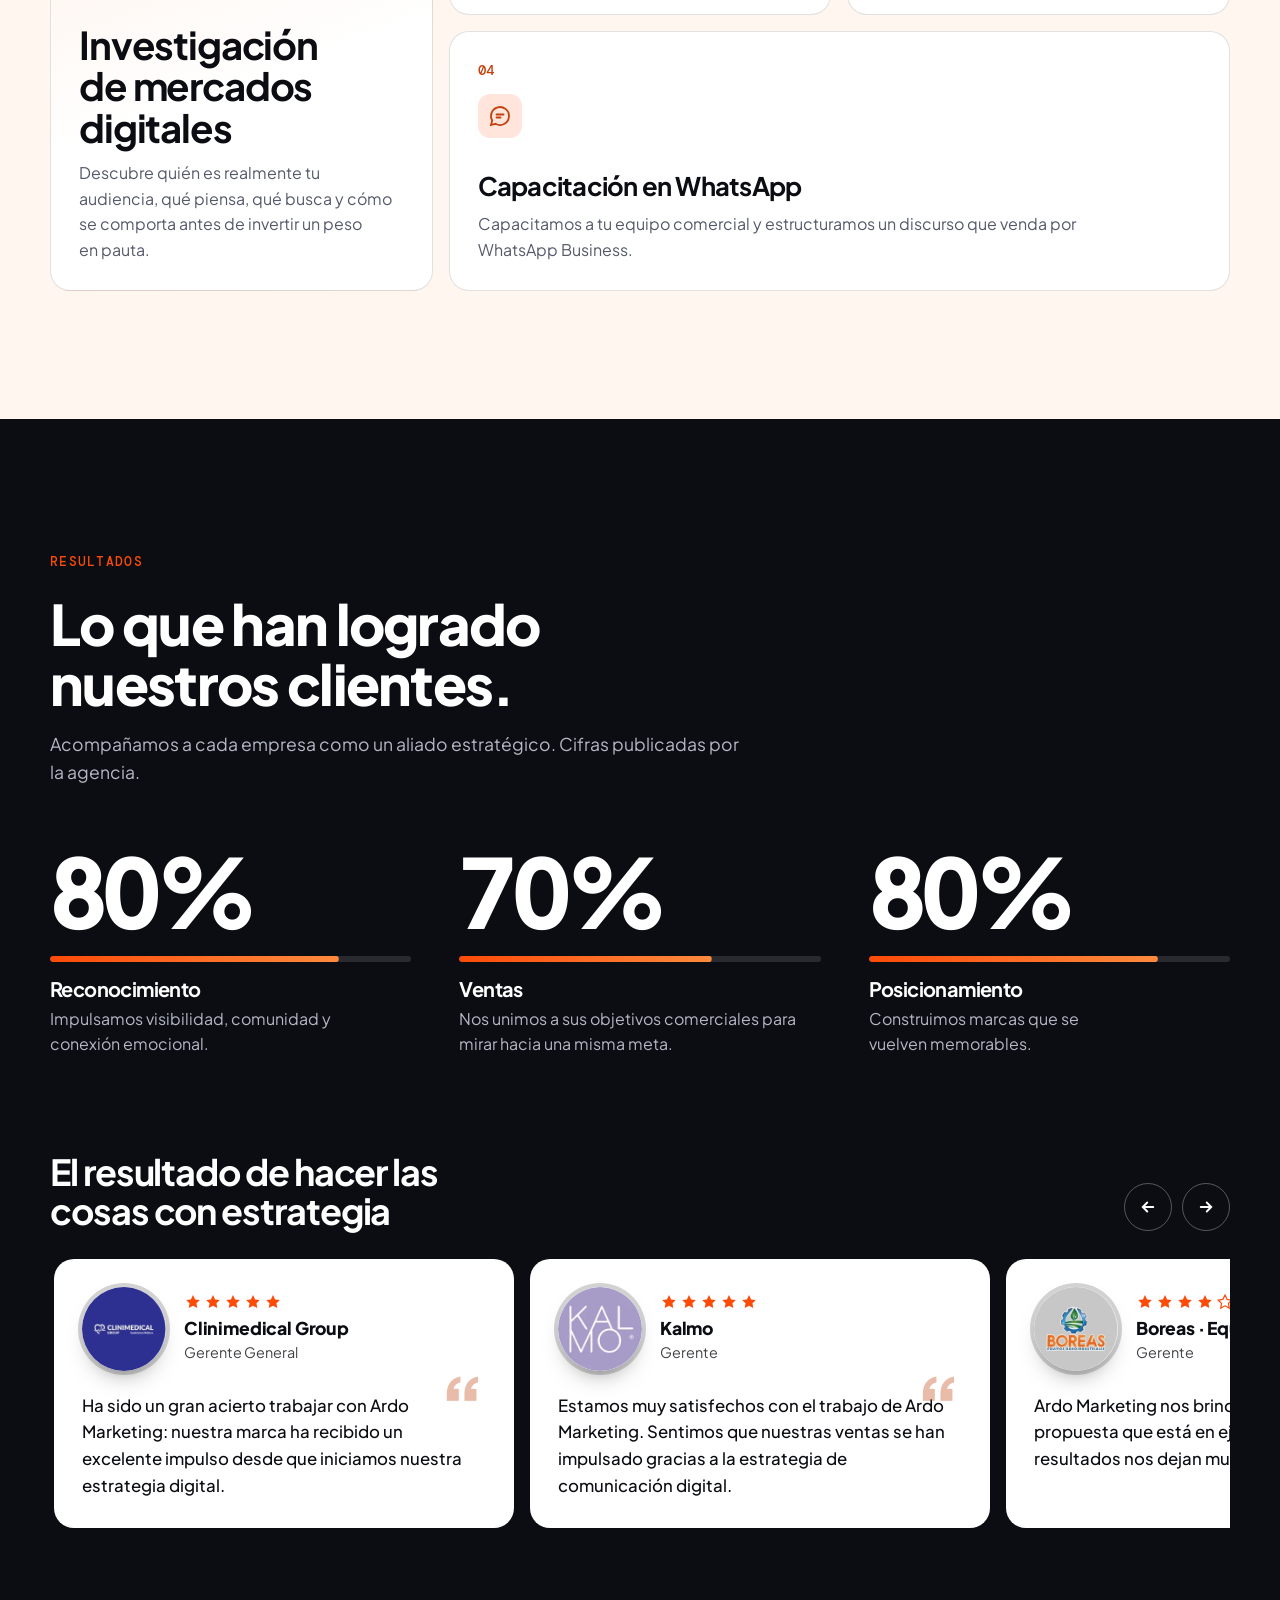
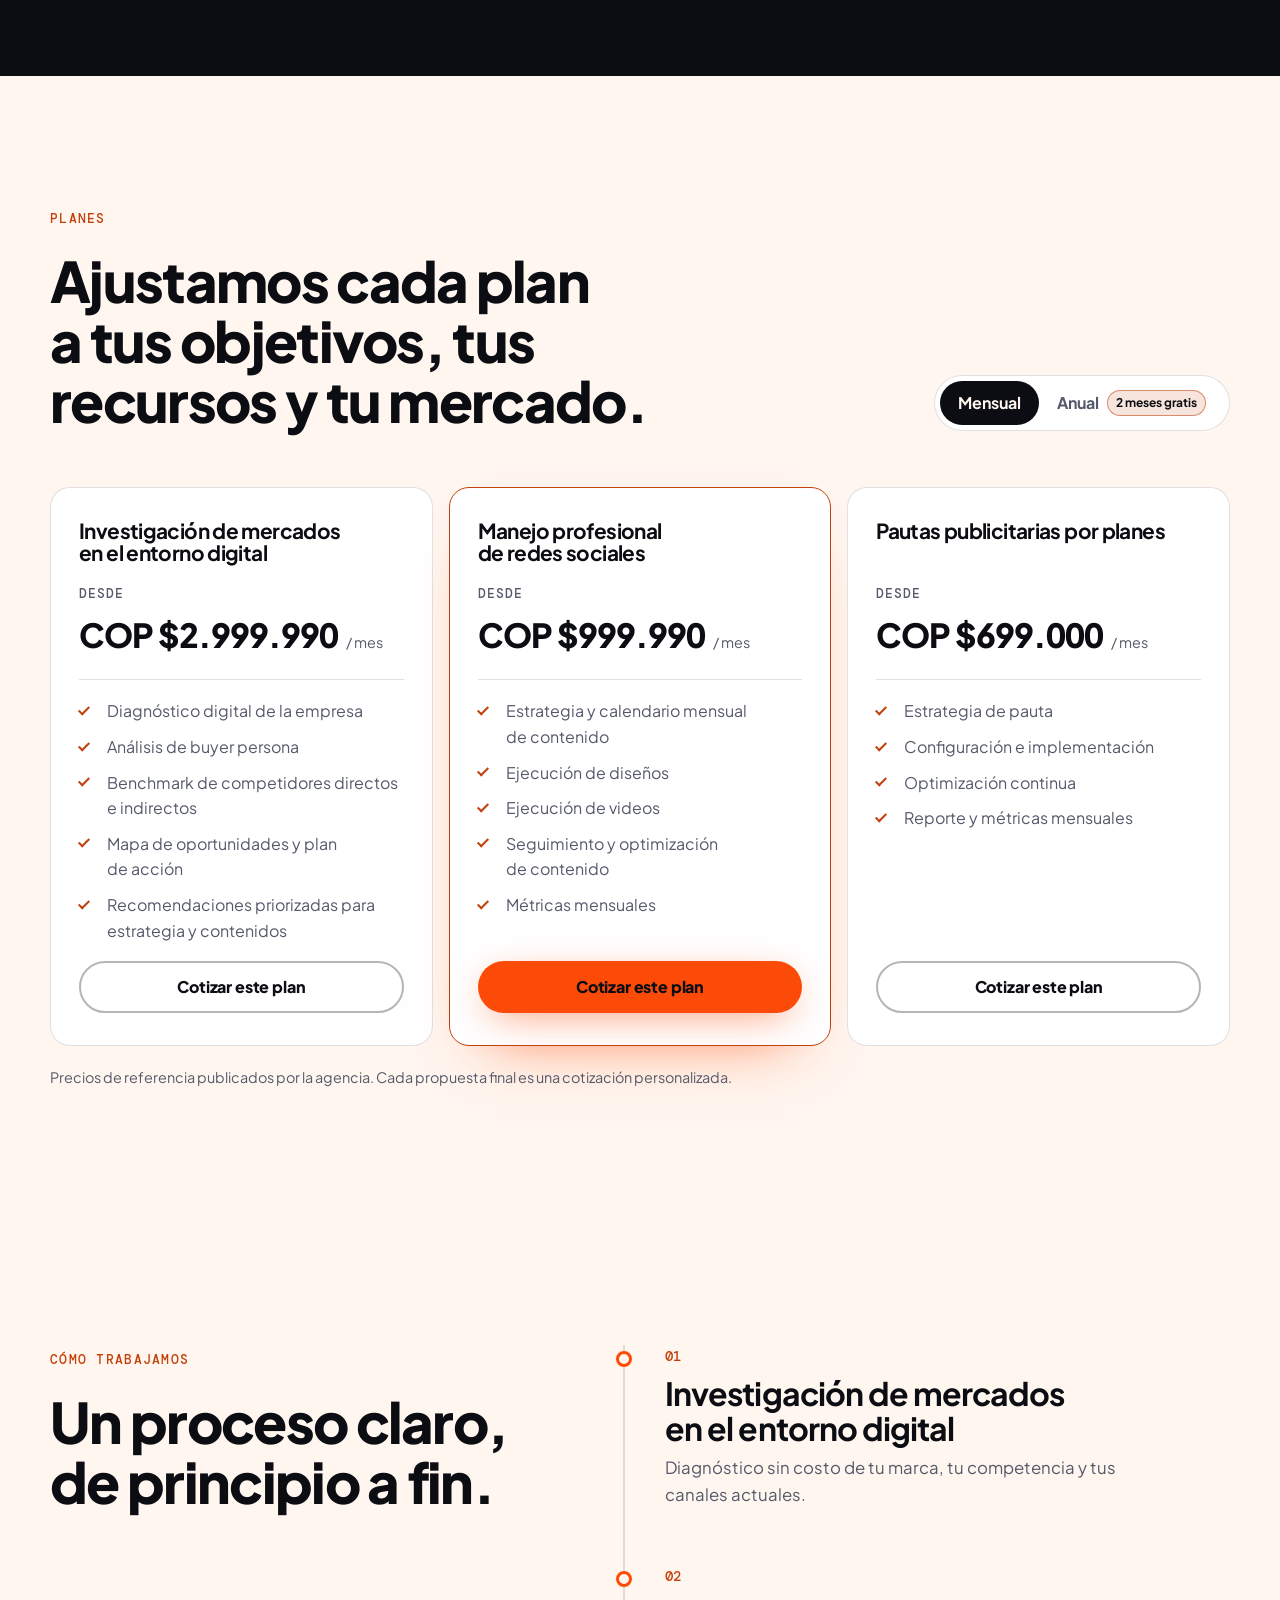
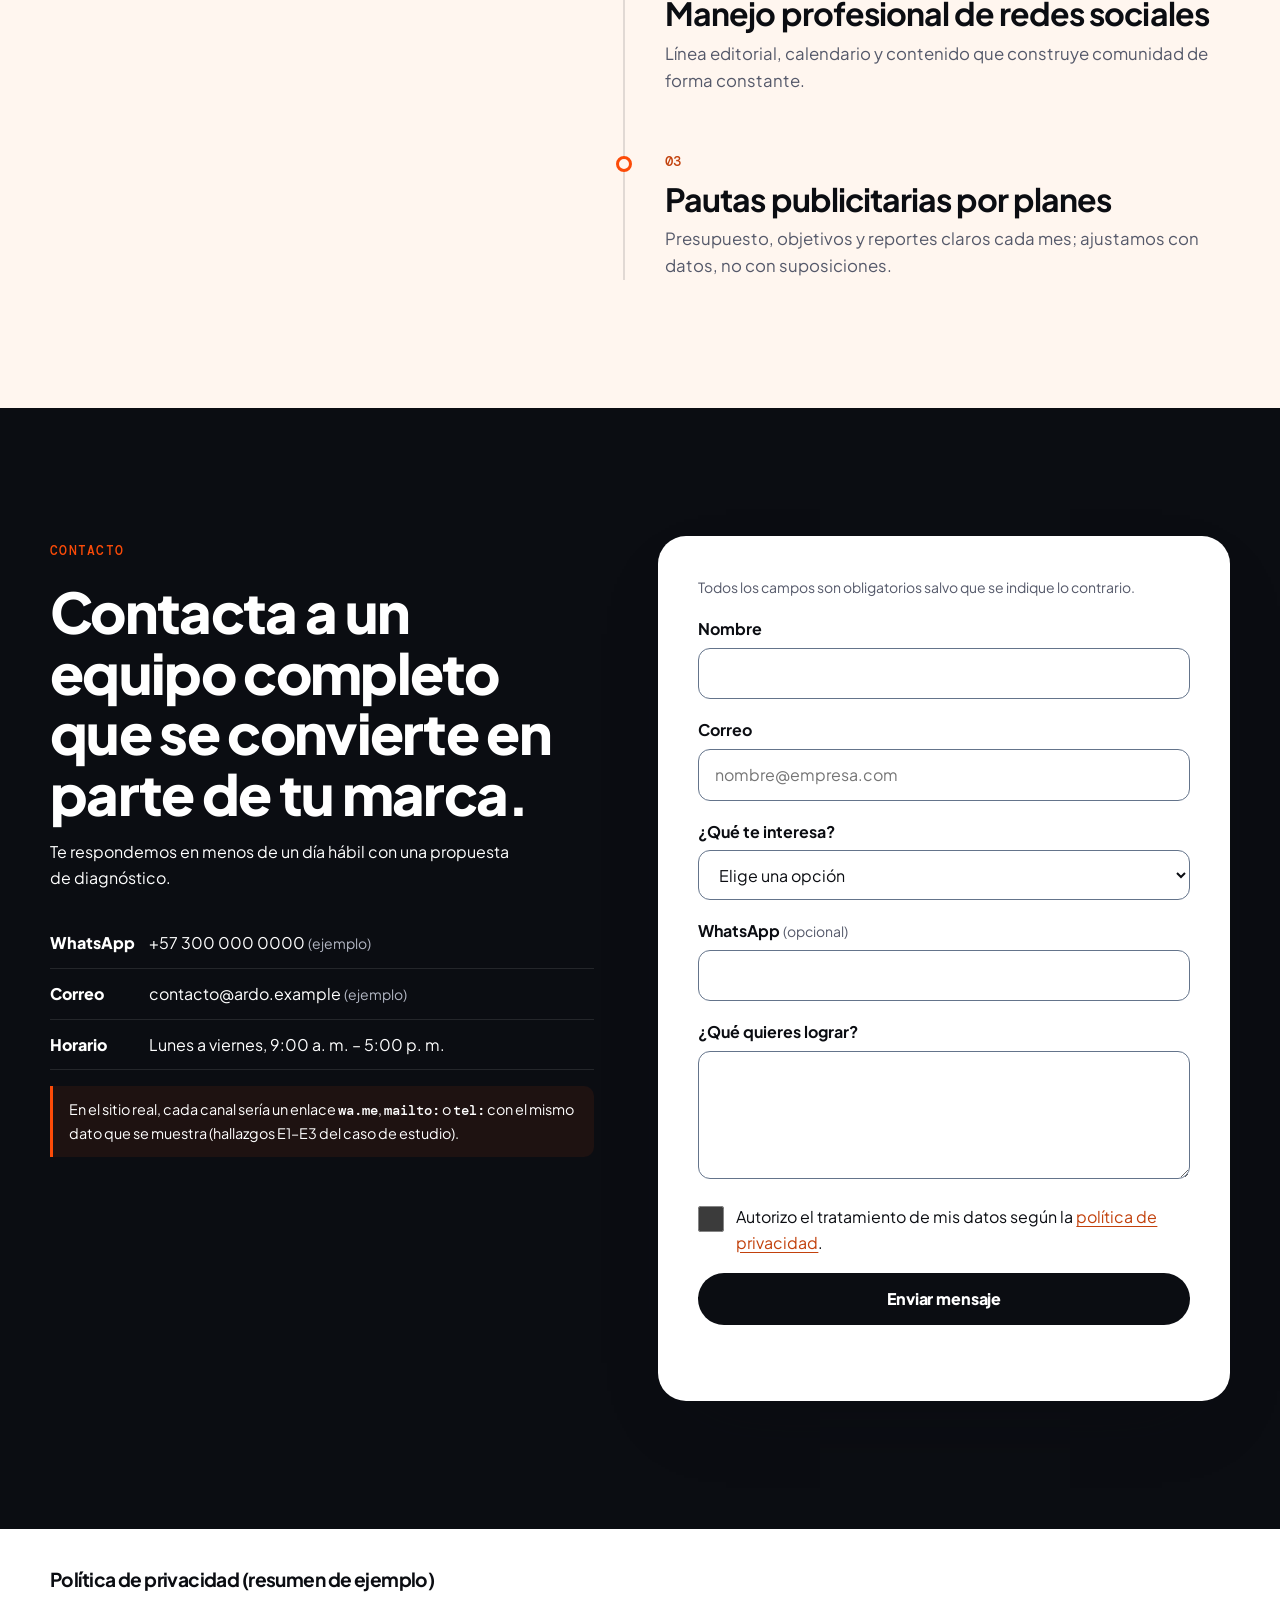
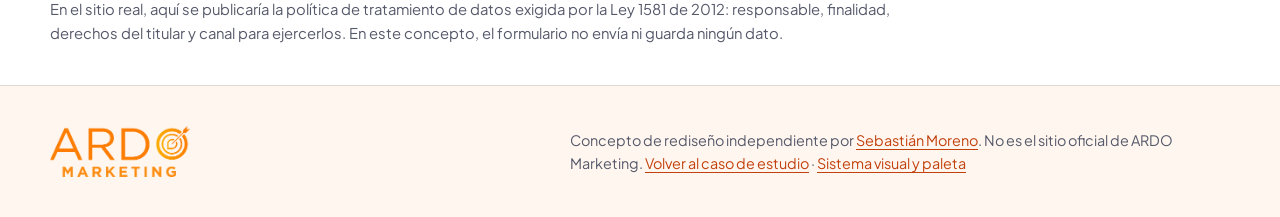
<file: ardo-rediseno/index.html>
<!DOCTYPE html>
<html lang="es">
<head>
  <meta charset="UTF-8">
  <meta http-equiv="Content-Security-Policy" content="default-src 'self'; script-src 'self' 'sha256-ySvX5QVszY5x5c5Njv8/jlCLTr0jXDh+NdLRc11g/yA='; style-src 'self'; img-src 'self' data:; font-src 'self'; connect-src 'self'; form-action 'none'; object-src 'none'; base-uri 'self'; upgrade-insecure-requests">
  <meta name="viewport" content="width=device-width, initial-scale=1.0">
  <!-- Concepto de portafolio: no debe aparecer en buscadores como si fuera el sitio de la agencia -->
  <meta name="robots" content="noindex, nofollow">
  <meta name="description" content="Concepto de rediseño independiente de la home de ARDO Marketing, creado por Sebastián Moreno como caso de estudio de conversión, móvil y accesibilidad. No es el sitio oficial.">
  <meta name="theme-color" content="#0b0d12">
  <meta name="color-scheme" content="dark light">
  <!-- Tema y ajustes de lectura antes del primer pintado. Si se cambia este script, hay que recalcular su hash en la CSP (validar.js lo comprueba) -->
  <script>
    (function () {
      var raiz = document.documentElement;
      var tema;
      var ajustes = {};
      try {
        tema = localStorage.getItem('ardo-tema');
        ajustes = JSON.parse(localStorage.getItem('ardo-ajustes') || '{}') || {};
      } catch (e) { tema = null; }
      if (tema !== 'dia' && tema !== 'noche') {
        tema = window.matchMedia('(prefers-color-scheme: light)').matches ? 'dia' : 'noche';
      }
      if (tema === 'dia') raiz.setAttribute('data-tema', 'dia');
      ['texto', 'contraste', 'movimiento', 'espaciado'].forEach(function (k) {
        if (typeof ajustes[k] === 'string' && /^[a-z-]{1,20}$/.test(ajustes[k])) raiz.setAttribute('data-' + k, ajustes[k]);
      });
    })();
  </script>
  <title>Concepto de rediseño · ARDO Marketing — caso de estudio</title>
  <link rel="icon" href="data:image/svg+xml,%3Csvg xmlns='http://www.w3.org/2000/svg' viewBox='0 0 32 32'%3E%3Crect width='32' height='32' rx='8' fill='%23fc4b08'/%3E%3Ccircle cx='16' cy='16' r='9' fill='none' stroke='%230b0d12' stroke-width='3'/%3E%3Ccircle cx='16' cy='16' r='3' fill='%230b0d12'/%3E%3C/svg%3E">
  <link rel="preload" href="../fonts/plus-jakarta-sans-latin-var.woff2" as="font" type="font/woff2" crossorigin>
  <link rel="stylesheet" href="estilos.min.css">
</head>
<body>
  <a class="skip-link" href="#contenido">Saltar al contenido</a>
  <div class="progreso" aria-hidden="true"></div>

  <!-- Aviso: deja claro desde el primer vistazo qué es esta página -->
  <aside class="aviso" aria-label="Aviso sobre esta página">
    <p>
      <strong>Concepto de rediseño independiente</strong> por Sebastián Moreno. No es el sitio oficial de ARDO Marketing ni está afiliado a la agencia; los datos de contacto son de ejemplo.
      <a href="../#caso-ardo">Ver el caso de estudio</a>
    </p>
  </aside>

  <header class="cabecera">
    <div class="contenedor cabecera-fila">
      <a class="marca" href="#inicio" aria-label="ARDO Marketing, ir al inicio">
        <img class="logo-noche" src="img/logo-blanco.webp" width="120" height="44" alt="">
        <img class="logo-dia" src="img/logo-naranja.webp" width="120" height="44" alt="" loading="lazy">
      </a>
      <nav id="menu-principal" aria-label="Principal">
        <ul class="nav-lista">
          <li><a href="#inicio" aria-current="true">Inicio</a></li>
          <li><a href="#servicios">Servicios</a></li>
          <li><a href="#planes">Planes</a></li>
          <li><a href="#resultados">Resultados</a></li>
          <li><a href="#contacto">Contacto</a></li>
        </ul>
      </nav>
      <div class="cabecera-controles">
        <button class="boton-ajustes" id="boton-ajustes" type="button" popovertarget="ajustes" aria-label="Ajustes de lectura">
          <svg aria-hidden="true" width="22" height="22" viewBox="0 0 24 24" fill="none" stroke="currentColor" stroke-width="2" stroke-linecap="round"><circle cx="12" cy="4.5" r="2"/><path d="M5 8.5l7 1.5 7-1.5M12 10v5M9 21l3-6 3 6"/></svg>
        </button>
        <button class="boton-tema" id="boton-tema" type="button" aria-label="Activar modo día">
          <svg class="tema-icono" aria-hidden="true" width="22" height="22" viewBox="0 0 24 24">
            <mask id="tema-mascara">
              <rect width="24" height="24" fill="#fff"/>
              <circle class="tema-mascara" cx="17" cy="7" r="6" fill="#000"/>
            </mask>
            <circle class="tema-nucleo" cx="12" cy="12" r="7" fill="currentColor" mask="url(#tema-mascara)"/>
            <g class="tema-rayos" stroke="currentColor" stroke-width="2" stroke-linecap="round">
              <path d="M12 1.5v2.2M12 20.3v2.2M1.5 12h2.2M20.3 12h2.2M4.6 4.6l1.5 1.5M17.9 17.9l1.5 1.5M4.6 19.4l1.5-1.5M17.9 6.1l1.5-1.5"/>
            </g>
          </svg>
        </button>
        <button class="menu-boton" id="menu-boton" type="button" aria-label="Abrir menú" aria-expanded="false" aria-controls="menu-principal">
          <span class="menu-lineas" aria-hidden="true"><span class="menu-linea"></span><span class="menu-linea"></span><span class="menu-linea"></span></span>
        </button>
        <a class="boton boton-marca boton-sm cabecera-cta magnetico" href="#contacto">Trabajemos juntos</a>
      </div>
    </div>
  </header>

  <!-- Ajustes de lectura: cada persona adapta la página a lo que necesita; se recuerda entre visitas -->
  <div class="ajustes" id="ajustes" popover aria-labelledby="ajustes-titulo">
    <div class="ajustes-cabeza">
      <h2 id="ajustes-titulo">Ajustes de lectura</h2>
      <button class="ajustes-cerrar" type="button" popovertarget="ajustes" popovertargetaction="hide" aria-label="Cerrar ajustes">
        <svg aria-hidden="true" width="18" height="18" viewBox="0 0 24 24" fill="none" stroke="currentColor" stroke-width="2.5" stroke-linecap="round"><path d="M6 6l12 12M18 6L6 18"/></svg>
      </button>
    </div>
    <fieldset class="ajuste">
      <legend>Tamaño del texto</legend>
      <div class="segmentado">
        <label><input type="radio" name="texto" value="normal" checked> <span>A</span><span class="visually-hidden"> normal</span></label>
        <label><input type="radio" name="texto" value="grande"> <span class="a-grande">A</span><span class="visually-hidden"> grande</span></label>
        <label><input type="radio" name="texto" value="muy-grande"> <span class="a-muy-grande">A</span><span class="visually-hidden"> muy grande</span></label>
      </div>
    </fieldset>
    <label class="interruptor"><input type="checkbox" name="contraste" value="alto"> <span>Contraste alto</span></label>
    <label class="interruptor"><input type="checkbox" name="movimiento" value="reducido"> <span>Pausar animaciones</span></label>
    <label class="interruptor"><input type="checkbox" name="espaciado" value="amplio"> <span>Espaciado de lectura</span></label>
    <button class="ajustes-restablecer" type="button" id="ajustes-restablecer">Restablecer</button>
    <p class="ajustes-nota" id="ajustes-estado" role="status" aria-live="polite"></p>
  </div>

  <main id="contenido">
    <!-- HERO: HTML real (antes: slider de escritorio escalado con un CTA de 65 × 11 px) -->
    <section class="hero" id="inicio" aria-labelledby="hero-titulo">
      <div class="hero-cielo" aria-hidden="true"></div>
      <div class="hero-sol" aria-hidden="true"></div>
      <div class="hero-grano" aria-hidden="true"></div>
      <div class="contenedor hero-rejilla">
        <div class="hero-copia">
          <p class="etiqueta"><span class="punto" aria-hidden="true"></span> Agencia de marketing digital · Colombia y México</p>
          <h1 id="hero-titulo" class="hero-titulo">
            <span class="linea"><span>Crecer es mejor</span></span>
            <span class="linea"><span>cuando no lo</span></span>
            <span class="linea"><span class="acento">haces solo.</span></span>
          </h1>
          <p class="hero-texto">
            Conectamos tu propósito con la audiencia correcta, fortalecemos tu presencia digital y nos convertimos en tu aliado para
            <span class="rotador" aria-hidden="true"><span class="rotador-pista"><span>vender más.</span><span>ser visible.</span><span>ser memorable.</span><span>vender más.</span></span></span><span class="visually-hidden">vender más, ser visible y ser memorable.</span>
          </p>
          <div class="hero-acciones">
            <a class="boton boton-marca magnetico" href="#contacto" data-cta="hero">
              Trabajemos juntos
              <svg aria-hidden="true" width="18" height="18" viewBox="0 0 24 24" fill="none" stroke="currentColor" stroke-width="2.5" stroke-linecap="round"><path d="M5 12h14M13 6l6 6-6 6"/></svg>
            </a>
            <a class="boton boton-fantasma" href="#servicios">Ver servicios</a>
          </div>
          <p class="hero-prueba"><strong>+100</strong> clientes satisfechos son nuestra mejor garantía.</p>
        </div>

        <!-- Diana del logo: la flecha llega al centro al cargar; se inclina con el cursor -->
        <div class="diana" aria-hidden="true">
          <svg viewBox="0 0 400 400" class="diana-svg">
            <circle class="anillo a1" cx="200" cy="200" r="180"/>
            <circle class="anillo a2" cx="200" cy="200" r="132"/>
            <circle class="anillo a3" cx="200" cy="200" r="84"/>
            <circle class="centro" cx="200" cy="200" r="38"/>
            <g class="flecha">
              <line x1="200" y1="200" x2="360" y2="40"/>
              <path d="M360 40 l-6 34 m6-34 l-34 6 M338 22 l22 18 M378 62 l-18-22"/>
            </g>
            <circle class="impacto" cx="200" cy="200" r="38"/>
            <circle class="sonar s1" cx="200" cy="200" r="38"/>
            <circle class="sonar s2" cx="200" cy="200" r="38"/>
          </svg>
          <div class="chip chip-1">Reconocimiento <b>80%</b></div>
          <div class="chip chip-2">Ventas <b>70%</b></div>
          <div class="chip chip-3">Posicionamiento <b>80%</b></div>
        </div>
      </div>
    </section>

    <!-- CONFÍAN EN NOSOTROS: carril infinito. La primera lista es la real (con alt); la segunda es una copia
         decorativa (aria-hidden, alt vacío) que solo existe para que el bucle no tenga saltos. -->
    <section class="marcas" aria-labelledby="marcas-titulo">
      <h2 id="marcas-titulo" class="marcas-titulo">Confían en nosotros</h2>
      <div class="marcas-carril">
        <ul class="marcas-lista">
            <li><img src="img/marcas/densalud.webp" width="125" height="30" alt="Densalud" loading="lazy" decoding="async"></li>
            <li><img src="img/marcas/kalmo.webp" width="125" height="30" alt="Kalmo" loading="lazy" decoding="async"></li>
            <li><img src="img/marcas/leefante.webp" width="125" height="30" alt="Leefante" loading="lazy" decoding="async"></li>
            <li><img src="img/marcas/pactor.webp" width="125" height="30" alt="Phaktor" loading="lazy" decoding="async"></li>
            <li><img src="img/marcas/progreser.webp" width="125" height="30" alt="ProgreSER" loading="lazy" decoding="async"></li>
            <li><img src="img/marcas/rollindoor.webp" width="125" height="30" alt="Rolling Door Colombia" loading="lazy" decoding="async"></li>
        </ul>
        <ul class="marcas-lista marcas-copia" aria-hidden="true">
            <li><img src="img/marcas/densalud.webp" width="125" height="30" alt="" loading="lazy" decoding="async"></li>
            <li><img src="img/marcas/kalmo.webp" width="125" height="30" alt="" loading="lazy" decoding="async"></li>
            <li><img src="img/marcas/leefante.webp" width="125" height="30" alt="" loading="lazy" decoding="async"></li>
            <li><img src="img/marcas/pactor.webp" width="125" height="30" alt="" loading="lazy" decoding="async"></li>
            <li><img src="img/marcas/progreser.webp" width="125" height="30" alt="" loading="lazy" decoding="async"></li>
            <li><img src="img/marcas/rollindoor.webp" width="125" height="30" alt="" loading="lazy" decoding="async"></li>
        </ul>
      </div>
    </section>

    <!-- SERVICIOS: bento con foco que sigue al cursor -->
    <section class="seccion" id="servicios" aria-labelledby="servicios-titulo">
      <div class="contenedor">
        <div class="seccion-cabeza">
          <p class="etiqueta">Servicios</p>
          <h2 id="servicios-titulo">¿Qué podemos hacer por tu empresa?</h2>
        </div>
        <ul class="bento">
          <li class="tarjeta tarjeta-grande foco">
            <span class="tarjeta-num">01</span>
            <svg class="tarjeta-icono" aria-hidden="true" viewBox="0 0 24 24" fill="none" stroke="currentColor" stroke-width="1.8" stroke-linecap="round"><circle cx="11" cy="11" r="7"/><path d="m20 20-4-4M8 11h6M11 8v6"/></svg>
            <h3>Investigación de mercados digitales</h3>
            <p>Descubre quién es realmente tu audiencia, qué piensa, qué busca y cómo se comporta antes de invertir un peso en pauta.</p>
          </li>
          <li class="tarjeta foco">
            <span class="tarjeta-num">02</span>
            <svg class="tarjeta-icono" aria-hidden="true" viewBox="0 0 24 24" fill="none" stroke="currentColor" stroke-width="1.8" stroke-linecap="round"><path d="M4 12a8 8 0 1 0 16 0 8 8 0 0 0-16 0"/><path d="M12 4v16M4 12h16"/></svg>
            <h3>Marketing digital orgánico</h3>
            <p>Comunidad, posicionamiento y reconocimiento de marca a través de contenido estratégico.</p>
          </li>
          <li class="tarjeta foco">
            <span class="tarjeta-num">03</span>
            <svg class="tarjeta-icono" aria-hidden="true" viewBox="0 0 24 24" fill="none" stroke="currentColor" stroke-width="1.8" stroke-linecap="round"><path d="M3 17l6-6 4 4 8-8"/><path d="M15 7h6v6"/></svg>
            <h3>Publicidad digital</h3>
            <p>Campañas en Google Ads y Meta Ads orientadas a resultados medibles, por planes.</p>
          </li>
          <li class="tarjeta tarjeta-ancha foco">
            <span class="tarjeta-num">04</span>
            <svg class="tarjeta-icono" aria-hidden="true" viewBox="0 0 24 24" fill="none" stroke="currentColor" stroke-width="1.8" stroke-linecap="round"><path d="M21 12a9 9 0 0 1-13.5 7.8L3 21l1.2-4.5A9 9 0 1 1 21 12z"/><path d="M8.5 10.5h7M8.5 13.5h4"/></svg>
            <h3>Capacitación en WhatsApp</h3>
            <p>Capacitamos a tu equipo comercial y estructuramos un discurso que venda por WhatsApp Business.</p>
          </li>
        </ul>
      </div>
    </section>

    <!-- RESULTADOS: cifras que publica la agencia, con contador y barra -->
    <section class="seccion invertida" id="resultados" aria-labelledby="resultados-titulo">
      <div class="contenedor">
        <div class="seccion-cabeza">
          <p class="etiqueta">Resultados</p>
          <h2 id="resultados-titulo">Lo que han logrado nuestros clientes.</h2>
          <p class="seccion-intro">Acompañamos a cada empresa como un aliado estratégico. Cifras publicadas por la agencia.</p>
        </div>
        <ul class="cifras">
          <li class="cifra">
            <span class="cifra-valor"><span class="contador" data-hasta="80">80</span>%</span>
            <span class="barra" aria-hidden="true"><span class="barra-relleno b80"></span></span>
            <h3>Reconocimiento</h3>
            <p>Impulsamos visibilidad, comunidad y conexión emocional.</p>
          </li>
          <li class="cifra">
            <span class="cifra-valor"><span class="contador" data-hasta="70">70</span>%</span>
            <span class="barra" aria-hidden="true"><span class="barra-relleno b70"></span></span>
            <h3>Ventas</h3>
            <p>Nos unimos a sus objetivos comerciales para mirar hacia una misma meta.</p>
          </li>
          <li class="cifra">
            <span class="cifra-valor"><span class="contador" data-hasta="80">80</span>%</span>
            <span class="barra" aria-hidden="true"><span class="barra-relleno b80"></span></span>
            <h3>Posicionamiento</h3>
            <p>Construimos marcas que se vuelven memorables.</p>
          </li>
        </ul>

        <div class="testimonios-cabeza">
          <h3 id="testimonios-titulo">El resultado de hacer las cosas con estrategia</h3>
          <div class="carrusel-controles">
            <button class="boton-circulo" type="button" data-carrusel="-1" aria-controls="testimonios" aria-label="Testimonio anterior">
              <svg aria-hidden="true" width="18" height="18" viewBox="0 0 24 24" fill="none" stroke="currentColor" stroke-width="2.5" stroke-linecap="round"><path d="M19 12H5M11 6l-6 6 6 6"/></svg>
            </button>
            <button class="boton-circulo" type="button" data-carrusel="1" aria-controls="testimonios" aria-label="Testimonio siguiente">
              <svg aria-hidden="true" width="18" height="18" viewBox="0 0 24 24" fill="none" stroke="currentColor" stroke-width="2.5" stroke-linecap="round"><path d="M5 12h14M13 6l6 6-6 6"/></svg>
            </button>
          </div>
        </div>
        <ul class="testimonios" id="testimonios" tabindex="0" aria-labelledby="testimonios-titulo">
          <li class="testimonio">
            <div class="testimonio-cabeza">
              <img class="testimonio-logo" src="img/clientes/clinimedical.webp" width="96" height="96" alt="" loading="lazy" decoding="async">
              <div>
                <p class="estrellas" role="img" aria-label="Calificación: 5 de 5"><svg class="estrella" viewBox="0 0 24 24" width="18" height="18"><path d="M12 2.8l2.8 5.7 6.3.9-4.5 4.4 1.1 6.3L12 17.1l-5.7 3 1.1-6.3L2.9 9.4l6.3-.9z"/></svg><svg class="estrella" viewBox="0 0 24 24" width="18" height="18"><path d="M12 2.8l2.8 5.7 6.3.9-4.5 4.4 1.1 6.3L12 17.1l-5.7 3 1.1-6.3L2.9 9.4l6.3-.9z"/></svg><svg class="estrella" viewBox="0 0 24 24" width="18" height="18"><path d="M12 2.8l2.8 5.7 6.3.9-4.5 4.4 1.1 6.3L12 17.1l-5.7 3 1.1-6.3L2.9 9.4l6.3-.9z"/></svg><svg class="estrella" viewBox="0 0 24 24" width="18" height="18"><path d="M12 2.8l2.8 5.7 6.3.9-4.5 4.4 1.1 6.3L12 17.1l-5.7 3 1.1-6.3L2.9 9.4l6.3-.9z"/></svg><svg class="estrella" viewBox="0 0 24 24" width="18" height="18"><path d="M12 2.8l2.8 5.7 6.3.9-4.5 4.4 1.1 6.3L12 17.1l-5.7 3 1.1-6.3L2.9 9.4l6.3-.9z"/></svg></p>
                <p class="testimonio-empresa">Clinimedical Group</p>
                <p class="testimonio-cargo">Gerente General</p>
              </div>
            </div>
            <blockquote>
              <p>Ha sido un gran acierto trabajar con Ardo Marketing: nuestra marca ha recibido un excelente impulso desde que iniciamos nuestra estrategia digital.</p>
            </blockquote>
          </li>
          <li class="testimonio">
            <div class="testimonio-cabeza">
              <img class="testimonio-logo" src="img/clientes/kalmo.webp" width="96" height="96" alt="" loading="lazy" decoding="async">
              <div>
                <p class="estrellas" role="img" aria-label="Calificación: 5 de 5"><svg class="estrella" viewBox="0 0 24 24" width="18" height="18"><path d="M12 2.8l2.8 5.7 6.3.9-4.5 4.4 1.1 6.3L12 17.1l-5.7 3 1.1-6.3L2.9 9.4l6.3-.9z"/></svg><svg class="estrella" viewBox="0 0 24 24" width="18" height="18"><path d="M12 2.8l2.8 5.7 6.3.9-4.5 4.4 1.1 6.3L12 17.1l-5.7 3 1.1-6.3L2.9 9.4l6.3-.9z"/></svg><svg class="estrella" viewBox="0 0 24 24" width="18" height="18"><path d="M12 2.8l2.8 5.7 6.3.9-4.5 4.4 1.1 6.3L12 17.1l-5.7 3 1.1-6.3L2.9 9.4l6.3-.9z"/></svg><svg class="estrella" viewBox="0 0 24 24" width="18" height="18"><path d="M12 2.8l2.8 5.7 6.3.9-4.5 4.4 1.1 6.3L12 17.1l-5.7 3 1.1-6.3L2.9 9.4l6.3-.9z"/></svg><svg class="estrella" viewBox="0 0 24 24" width="18" height="18"><path d="M12 2.8l2.8 5.7 6.3.9-4.5 4.4 1.1 6.3L12 17.1l-5.7 3 1.1-6.3L2.9 9.4l6.3-.9z"/></svg></p>
                <p class="testimonio-empresa">Kalmo</p>
                <p class="testimonio-cargo">Gerente</p>
              </div>
            </div>
            <blockquote>
              <p>Estamos muy satisfechos con el trabajo de Ardo Marketing. Sentimos que nuestras ventas se han impulsado gracias a la estrategia de comunicación digital.</p>
            </blockquote>
          </li>
          <li class="testimonio">
            <div class="testimonio-cabeza">
              <img class="testimonio-logo" src="img/clientes/boreas.webp" width="96" height="96" alt="" loading="lazy" decoding="async">
              <div>
                <p class="estrellas" role="img" aria-label="Calificación: 4 de 5"><svg class="estrella" viewBox="0 0 24 24" width="18" height="18"><path d="M12 2.8l2.8 5.7 6.3.9-4.5 4.4 1.1 6.3L12 17.1l-5.7 3 1.1-6.3L2.9 9.4l6.3-.9z"/></svg><svg class="estrella" viewBox="0 0 24 24" width="18" height="18"><path d="M12 2.8l2.8 5.7 6.3.9-4.5 4.4 1.1 6.3L12 17.1l-5.7 3 1.1-6.3L2.9 9.4l6.3-.9z"/></svg><svg class="estrella" viewBox="0 0 24 24" width="18" height="18"><path d="M12 2.8l2.8 5.7 6.3.9-4.5 4.4 1.1 6.3L12 17.1l-5.7 3 1.1-6.3L2.9 9.4l6.3-.9z"/></svg><svg class="estrella" viewBox="0 0 24 24" width="18" height="18"><path d="M12 2.8l2.8 5.7 6.3.9-4.5 4.4 1.1 6.3L12 17.1l-5.7 3 1.1-6.3L2.9 9.4l6.3-.9z"/></svg><svg class="estrella vacia" viewBox="0 0 24 24" width="18" height="18"><path d="M12 2.8l2.8 5.7 6.3.9-4.5 4.4 1.1 6.3L12 17.1l-5.7 3 1.1-6.3L2.9 9.4l6.3-.9z"/></svg></p>
                <p class="testimonio-empresa">Boreas · Equipos agroindustriales</p>
                <p class="testimonio-cargo">Gerente</p>
              </div>
            </div>
            <blockquote>
              <p>Ardo Marketing nos brindó una excelente propuesta que está en ejecución, y los primeros resultados nos dejan muy contentos.</p>
            </blockquote>
          </li>
        </ul>
      </div>
    </section>

    <!-- PLANES: precios publicados por la agencia; el anual aplica su promesa de "dos meses gratis" (10 × mensual) -->
    <section class="seccion" id="planes" aria-labelledby="planes-titulo">
      <div class="contenedor">
        <div class="seccion-cabeza planes-cabeza">
          <div>
            <p class="etiqueta">Planes</p>
            <h2 id="planes-titulo">Ajustamos cada plan a tus objetivos, tus recursos y tu mercado.</h2>
          </div>
          <div class="periodo" role="group" aria-label="Periodo de pago">
            <button type="button" class="periodo-opcion" data-periodo="mes" aria-pressed="true">Mensual</button>
            <button type="button" class="periodo-opcion" data-periodo="anual" aria-pressed="false">Anual <span class="periodo-ahorro">2 meses gratis</span></button>
          </div>
        </div>
        <p class="visually-hidden" id="periodo-estado" role="status" aria-live="polite"></p>
        <ul class="planes">
          <li class="plan">
            <h3>Investigación de mercados en el entorno digital</h3>
            <p class="plan-precio"><span class="plan-desde">Desde</span> <span class="plan-valor" data-mes="2999990" data-anual="29999900">COP $2.999.990</span> <span class="plan-periodo">/ mes</span></p>
            <ul class="plan-items">
              <li>Diagnóstico digital de la empresa</li>
              <li>Análisis de buyer persona</li>
              <li>Benchmark de competidores directos e indirectos</li>
              <li>Mapa de oportunidades y plan de acción</li>
              <li>Recomendaciones priorizadas para estrategia y contenidos</li>
            </ul>
            <a class="boton boton-fantasma boton-ancho" href="#contacto" data-plan="investigacion">Cotizar este plan<span class="visually-hidden">: Investigación de mercados en el entorno digital</span></a>
          </li>
          <li class="plan plan-destacado">
            <h3>Manejo profesional de redes sociales</h3>
            <p class="plan-precio"><span class="plan-desde">Desde</span> <span class="plan-valor" data-mes="999990" data-anual="9999900">COP $999.990</span> <span class="plan-periodo">/ mes</span></p>
            <ul class="plan-items">
              <li>Estrategia y calendario mensual de contenido</li>
              <li>Ejecución de diseños</li>
              <li>Ejecución de videos</li>
              <li>Seguimiento y optimización de contenido</li>
              <li>Métricas mensuales</li>
            </ul>
            <a class="boton boton-marca boton-ancho" href="#contacto" data-plan="redes">Cotizar este plan<span class="visually-hidden">: Manejo profesional de redes sociales</span></a>
          </li>
          <li class="plan">
            <h3>Pautas publicitarias por planes</h3>
            <p class="plan-precio"><span class="plan-desde">Desde</span> <span class="plan-valor" data-mes="699000" data-anual="6990000">COP $699.000</span> <span class="plan-periodo">/ mes</span></p>
            <ul class="plan-items">
              <li>Estrategia de pauta</li>
              <li>Configuración e implementación</li>
              <li>Optimización continua</li>
              <li>Reporte y métricas mensuales</li>
            </ul>
            <a class="boton boton-fantasma boton-ancho" href="#contacto" data-plan="pauta">Cotizar este plan<span class="visually-hidden">: Pautas publicitarias por planes</span></a>
          </li>
        </ul>
        <p class="planes-nota">Precios de referencia publicados por la agencia. Cada propuesta final es una cotización personalizada.</p>
      </div>
    </section>

    <!-- PROCESO: título fijo y pasos que se encienden al avanzar -->
    <section class="seccion" id="proceso" aria-labelledby="proceso-titulo">
      <div class="contenedor proceso-rejilla">
        <div class="proceso-fijo">
          <p class="etiqueta">Cómo trabajamos</p>
          <h2 id="proceso-titulo">Un proceso claro, de principio a fin.</h2>
        </div>
        <ol class="pasos">
          <li class="paso">
            <span class="paso-num" aria-hidden="true">01</span>
            <h3>Investigación de mercados en el entorno digital</h3>
            <p>Diagnóstico sin costo de tu marca, tu competencia y tus canales actuales.</p>
          </li>
          <li class="paso">
            <span class="paso-num" aria-hidden="true">02</span>
            <h3>Manejo profesional de redes sociales</h3>
            <p>Línea editorial, calendario y contenido que construye comunidad de forma constante.</p>
          </li>
          <li class="paso">
            <span class="paso-num" aria-hidden="true">03</span>
            <h3>Pautas publicitarias por planes</h3>
            <p>Presupuesto, objetivos y reportes claros cada mes; ajustamos con datos, no con suposiciones.</p>
          </li>
        </ol>
      </div>
    </section>

    <!-- CONTACTO: formulario accesible, consentimiento SIN premarcar y enlace a la política -->
    <section class="seccion contacto invertida" id="contacto" aria-labelledby="contacto-titulo">
      <div class="contenedor contacto-rejilla">
        <div>
          <p class="etiqueta">Contacto</p>
          <h2 id="contacto-titulo">Contacta a un equipo completo que se convierte en parte de tu marca.</h2>
          <p>Te respondemos en menos de un día hábil con una propuesta de diagnóstico.</p>
          <ul class="canales">
            <li><span class="canal-etiqueta">WhatsApp</span> +57 300 000 0000 <span class="ejemplo">(ejemplo)</span></li>
            <li><span class="canal-etiqueta">Correo</span> contacto@ardo.example <span class="ejemplo">(ejemplo)</span></li>
            <li><span class="canal-etiqueta">Horario</span> Lunes a viernes, 9:00 a. m. – 5:00 p. m.</li>
          </ul>
          <p class="nota-demo">
            En el sitio real, cada canal sería un enlace <code>wa.me</code>, <code>mailto:</code> o <code>tel:</code>
            con el mismo dato que se muestra (hallazgos E1–E3 del caso de estudio).
          </p>
        </div>

        <form class="formulario" id="formulario" novalidate aria-describedby="form-nota">
          <p class="form-nota" id="form-nota">Todos los campos son obligatorios salvo que se indique lo contrario.</p>

          <div class="campo">
            <label for="nombre">Nombre</label>
            <input id="nombre" name="nombre" type="text" autocomplete="name" required>
          </div>

          <div class="campo">
            <label for="correo">Correo</label>
            <input id="correo" name="correo" type="email" autocomplete="email" required placeholder="nombre@empresa.com" aria-describedby="correo-error">
            <p class="error" id="correo-error" hidden>Escribe un correo válido, por ejemplo nombre@empresa.com.</p>
          </div>

          <div class="campo">
            <label for="interes">¿Qué te interesa?</label>
            <select id="interes" name="interes" required>
              <option value="">Elige una opción</option>
              <option value="investigacion">Investigación de mercados</option>
              <option value="redes">Manejo de redes sociales</option>
              <option value="pauta">Pauta publicitaria</option>
              <option value="whatsapp">Capacitación en WhatsApp</option>
              <option value="asesoria">Aún no lo sé: quiero asesoría</option>
            </select>
          </div>

          <div class="campo">
            <label for="whatsapp">WhatsApp <span class="opcional">(opcional)</span></label>
            <input id="whatsapp" name="whatsapp" type="tel" autocomplete="tel" inputmode="tel">
          </div>

          <div class="campo">
            <label for="mensaje">¿Qué quieres lograr?</label>
            <textarea id="mensaje" name="mensaje" rows="4" required></textarea>
          </div>

          <div class="campo campo-casilla">
            <input id="consentimiento" name="consentimiento" type="checkbox" required aria-describedby="consentimiento-error">
            <label for="consentimiento">
              Autorizo el tratamiento de mis datos según la <a href="#privacidad">política de privacidad</a>.
            </label>
            <p class="error" id="consentimiento-error" hidden>Necesitamos tu autorización para responderte.</p>
          </div>

          <button class="boton boton-oscuro boton-ancho" type="submit">Enviar mensaje</button>
          <p class="form-estado" id="form-estado" role="status" aria-live="polite"></p>
        </form>
      </div>
    </section>

    <section class="privacidad" id="privacidad" aria-labelledby="privacidad-titulo">
      <div class="contenedor">
        <h2 id="privacidad-titulo">Política de privacidad (resumen de ejemplo)</h2>
        <p>
          En el sitio real, aquí se publicaría la política de tratamiento de datos exigida por la Ley 1581 de 2012:
          responsable, finalidad, derechos del titular y canal para ejercerlos. En este concepto, el formulario no envía ni guarda ningún dato.
        </p>
      </div>
    </section>
  </main>

  <footer class="pie">
    <div class="contenedor pie-rejilla">
      <img src="img/logo-naranja.webp" width="140" height="51" alt="ARDO Marketing" loading="lazy">
      <p>
        Concepto de rediseño independiente por <a href="../">Sebastián Moreno</a>. No es el sitio oficial de ARDO Marketing.
        <a href="../#caso-ardo">Volver al caso de estudio</a> · <a href="sistema.html">Sistema visual y paleta</a>
      </p>
    </div>
  </footer>

  <!-- Barra de contacto fija en móvil: el CTA siempre a un pulgar de distancia -->
  <aside class="barra-movil" aria-label="Contacto rápido">
    <a class="boton boton-marca boton-ancho" href="#contacto">Trabajemos juntos</a>
  </aside>

  <script src="demo.js" defer></script>
</body>
</html>
</file>
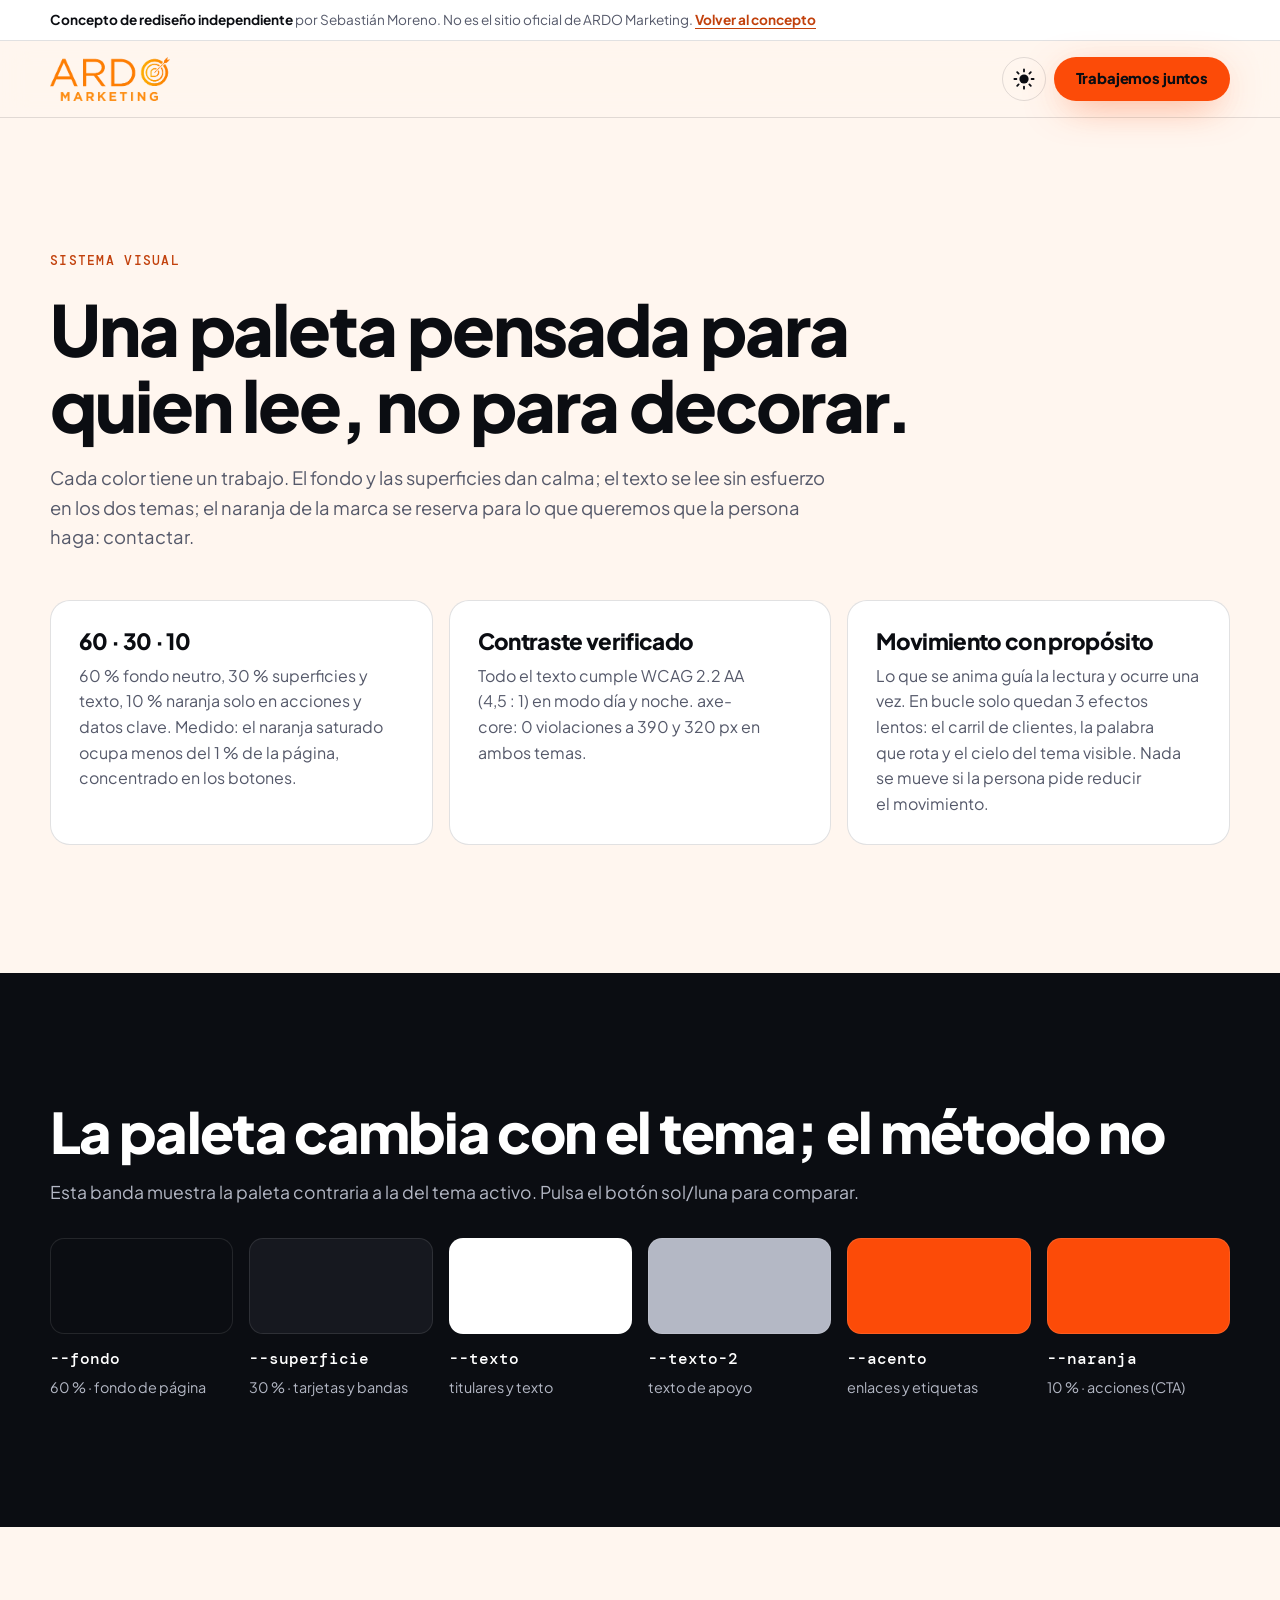
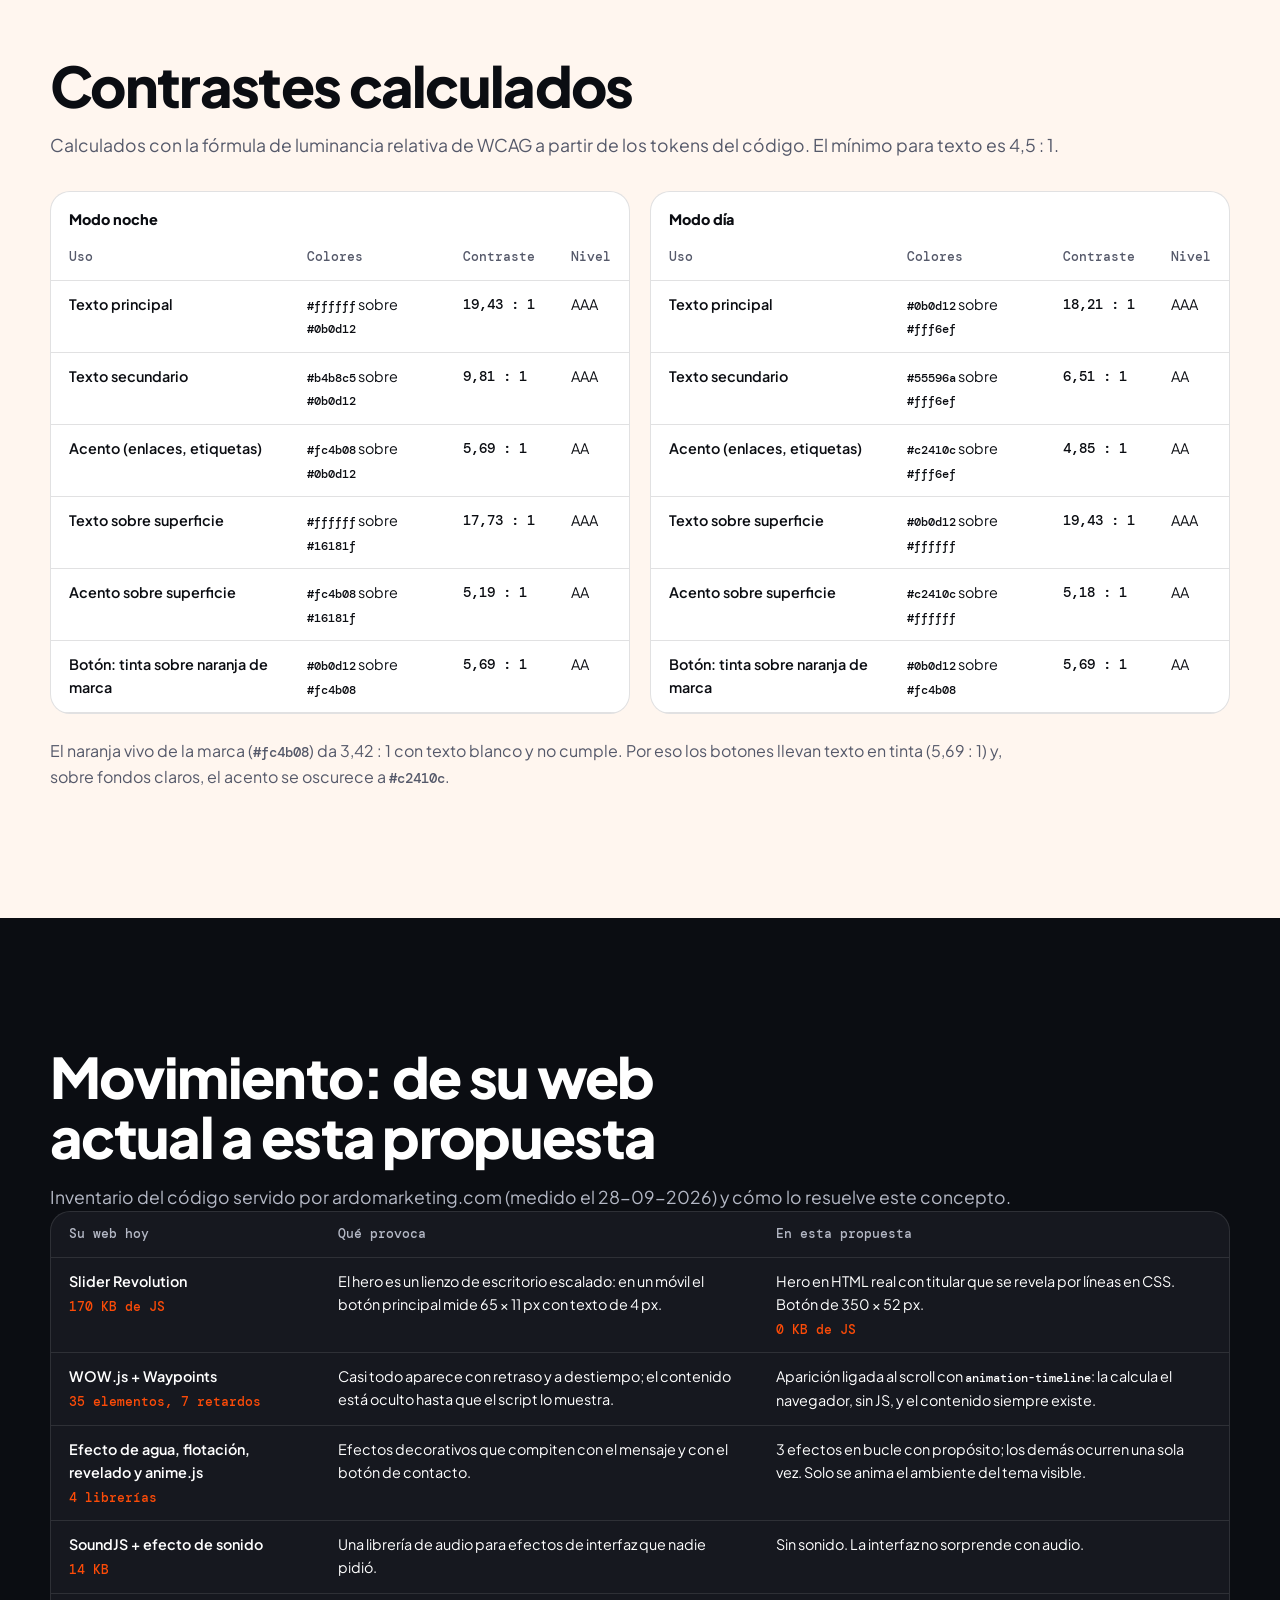
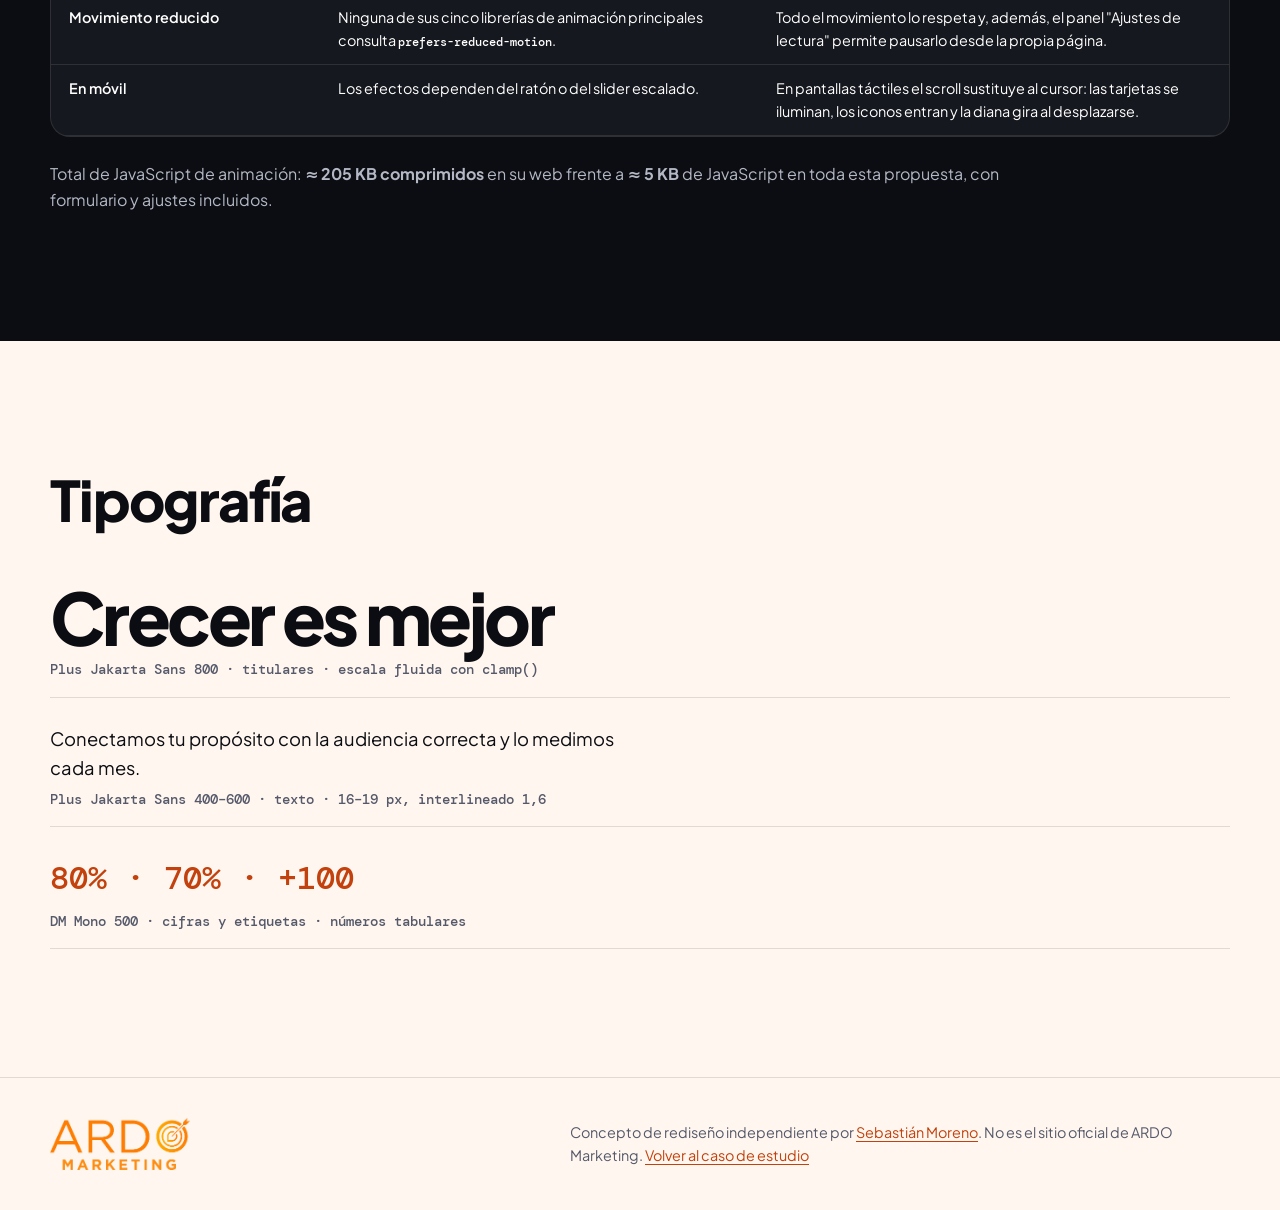
<file: ardo-rediseno/sistema.html>
<!DOCTYPE html>
<html lang="es">
<head>
  <meta charset="UTF-8">
  <meta http-equiv="Content-Security-Policy" content="default-src 'self'; script-src 'self' 'sha256-ySvX5QVszY5x5c5Njv8/jlCLTr0jXDh+NdLRc11g/yA='; style-src 'self'; img-src 'self' data:; font-src 'self'; connect-src 'self'; form-action 'none'; object-src 'none'; base-uri 'self'; upgrade-insecure-requests">
  <meta name="viewport" content="width=device-width, initial-scale=1.0">
  <!-- Concepto de portafolio: no debe aparecer en buscadores como si fuera el sitio de la agencia -->
  <meta name="robots" content="noindex, nofollow">
  <meta name="description" content="Sistema visual del concepto de rediseño de ARDO Marketing: paleta, contrastes WCAG, tipografía y principios de movimiento.">
  <meta name="theme-color" content="#0b0d12">
  <meta name="color-scheme" content="dark light">
  <!-- Tema y ajustes de lectura antes del primer pintado. Si se cambia este script, hay que recalcular su hash en la CSP (validar.js lo comprueba) -->
  <script>
    (function () {
      var raiz = document.documentElement;
      var tema;
      var ajustes = {};
      try {
        tema = localStorage.getItem('ardo-tema');
        ajustes = JSON.parse(localStorage.getItem('ardo-ajustes') || '{}') || {};
      } catch (e) { tema = null; }
      if (tema !== 'dia' && tema !== 'noche') {
        tema = window.matchMedia('(prefers-color-scheme: light)').matches ? 'dia' : 'noche';
      }
      if (tema === 'dia') raiz.setAttribute('data-tema', 'dia');
      ['texto', 'contraste', 'movimiento', 'espaciado'].forEach(function (k) {
        if (typeof ajustes[k] === 'string' && /^[a-z-]{1,20}$/.test(ajustes[k])) raiz.setAttribute('data-' + k, ajustes[k]);
      });
    })();
  </script>
  <title>Sistema visual · Concepto ARDO Marketing</title>
  <link rel="icon" href="data:image/svg+xml,%3Csvg xmlns='http://www.w3.org/2000/svg' viewBox='0 0 32 32'%3E%3Crect width='32' height='32' rx='8' fill='%23fc4b08'/%3E%3Ccircle cx='16' cy='16' r='9' fill='none' stroke='%230b0d12' stroke-width='3'/%3E%3Ccircle cx='16' cy='16' r='3' fill='%230b0d12'/%3E%3C/svg%3E">
  <link rel="preload" href="../fonts/plus-jakarta-sans-latin-var.woff2" as="font" type="font/woff2" crossorigin>
  <link rel="stylesheet" href="estilos.min.css">
  <link rel="stylesheet" href="sistema.min.css">
</head>
<body class="pagina-sistema">
  <a class="skip-link" href="#contenido">Saltar al contenido</a>
  <aside class="aviso" aria-label="Aviso sobre esta página">
    <p><strong>Concepto de rediseño independiente</strong> por Sebastián Moreno. No es el sitio oficial de ARDO Marketing. <a href="./">Volver al concepto</a></p>
  </aside>

  <header class="cabecera">
    <div class="contenedor cabecera-fila">
      <a class="marca" href="./" aria-label="ARDO Marketing, volver al concepto">
        <img class="logo-noche" src="img/logo-blanco.webp" width="120" height="44" alt="">
        <img class="logo-dia" src="img/logo-naranja.webp" width="120" height="44" alt="" loading="lazy">
      </a>
      <div class="cabecera-controles">
        <button class="boton-tema" id="boton-tema" type="button" aria-label="Activar modo día">
          <svg class="tema-icono" aria-hidden="true" width="22" height="22" viewBox="0 0 24 24">
            <mask id="tema-mascara"><rect width="24" height="24" fill="#fff"/><circle class="tema-mascara" cx="17" cy="7" r="6" fill="#000"/></mask>
            <circle class="tema-nucleo" cx="12" cy="12" r="7" fill="currentColor" mask="url(#tema-mascara)"/>
            <g class="tema-rayos" stroke="currentColor" stroke-width="2" stroke-linecap="round"><path d="M12 1.5v2.2M12 20.3v2.2M1.5 12h2.2M20.3 12h2.2M4.6 4.6l1.5 1.5M17.9 17.9l1.5 1.5M4.6 19.4l1.5-1.5M17.9 6.1l1.5-1.5"/></g>
          </svg>
        </button>
        <a class="boton boton-marca boton-sm" href="./#contacto">Trabajemos juntos</a>
      </div>
    </div>
  </header>

  <main id="contenido">
    <section class="seccion">
      <div class="contenedor">
        <p class="etiqueta">Sistema visual</p>
        <h1 class="sistema-titulo">Una paleta pensada para quien lee, no para decorar.</h1>
        <p class="sistema-lede">
          Cada color tiene un trabajo. El fondo y las superficies dan calma; el texto se lee sin esfuerzo en los dos temas;
          el naranja de la marca se reserva para lo que queremos que la persona haga: contactar.
        </p>

        <ol class="principios">
          <li><h2>60 · 30 · 10</h2><p>60 % fondo neutro, 30 % superficies y texto, 10 % naranja solo en acciones y datos clave. Medido: el naranja saturado ocupa menos del 1 % de la página, concentrado en los botones.</p></li>
          <li><h2>Contraste verificado</h2><p>Todo el texto cumple WCAG 2.2 AA (4,5 : 1) en modo día y noche. axe-core: 0 violaciones a 390 y 320 px en ambos temas.</p></li>
          <li><h2>Movimiento con propósito</h2><p>Lo que se anima guía la lectura y ocurre una vez. En bucle solo quedan 3 efectos lentos: el carril de clientes, la palabra que rota y el cielo del tema visible. Nada se mueve si la persona pide reducir el movimiento.</p></li>
        </ol>
      </div>
    </section>

    <section class="seccion invertida" aria-labelledby="paleta-titulo">
      <div class="contenedor">
        <h2 id="paleta-titulo">La paleta cambia con el tema; el método no</h2>
        <p class="seccion-intro">Esta banda muestra la paleta contraria a la del tema activo. Pulsa el botón sol/luna para comparar.</p>
        <ul class="muestras">
          <li class="muestra"><span class="muestra-color m-fondo" aria-hidden="true"></span><span class="muestra-nombre">--fondo</span><span class="muestra-uso">60 % · fondo de página</span></li>
          <li class="muestra"><span class="muestra-color m-superficie" aria-hidden="true"></span><span class="muestra-nombre">--superficie</span><span class="muestra-uso">30 % · tarjetas y bandas</span></li>
          <li class="muestra"><span class="muestra-color m-texto" aria-hidden="true"></span><span class="muestra-nombre">--texto</span><span class="muestra-uso">titulares y texto</span></li>
          <li class="muestra"><span class="muestra-color m-texto-2" aria-hidden="true"></span><span class="muestra-nombre">--texto-2</span><span class="muestra-uso">texto de apoyo</span></li>
          <li class="muestra"><span class="muestra-color m-acento" aria-hidden="true"></span><span class="muestra-nombre">--acento</span><span class="muestra-uso">enlaces y etiquetas</span></li>
          <li class="muestra"><span class="muestra-color m-naranja" aria-hidden="true"></span><span class="muestra-nombre">--naranja</span><span class="muestra-uso">10 % · acciones (CTA)</span></li>
        </ul>
      </div>
    </section>

    <section class="seccion" aria-labelledby="contraste-titulo">
      <div class="contenedor">
        <h2 id="contraste-titulo">Contrastes calculados</h2>
        <p class="seccion-intro">Calculados con la fórmula de luminancia relativa de WCAG a partir de los tokens del código. El mínimo para texto es 4,5 : 1.</p>
        <div class="tablas-contraste">
          <div class="table-wrap" tabindex="0" role="region" aria-label="Contrastes en modo noche">
            <table class="tabla-sistema">
              <caption>Modo noche</caption>
              <thead><tr><th scope="col">Uso</th><th scope="col">Colores</th><th scope="col">Contraste</th><th scope="col">Nivel</th></tr></thead>
              <tbody>
              <tr><th scope="row">Texto principal</th><td><code>#ffffff</code> sobre <code>#0b0d12</code></td><td class="num">19,43 : 1</td><td>AAA</td></tr>
              <tr><th scope="row">Texto secundario</th><td><code>#b4b8c5</code> sobre <code>#0b0d12</code></td><td class="num">9,81 : 1</td><td>AAA</td></tr>
              <tr><th scope="row">Acento (enlaces, etiquetas)</th><td><code>#fc4b08</code> sobre <code>#0b0d12</code></td><td class="num">5,69 : 1</td><td>AA</td></tr>
              <tr><th scope="row">Texto sobre superficie</th><td><code>#ffffff</code> sobre <code>#16181f</code></td><td class="num">17,73 : 1</td><td>AAA</td></tr>
              <tr><th scope="row">Acento sobre superficie</th><td><code>#fc4b08</code> sobre <code>#16181f</code></td><td class="num">5,19 : 1</td><td>AA</td></tr>
              <tr><th scope="row">Botón: tinta sobre naranja de marca</th><td><code>#0b0d12</code> sobre <code>#fc4b08</code></td><td class="num">5,69 : 1</td><td>AA</td></tr>
              </tbody>
            </table>
          </div>
          <div class="table-wrap" tabindex="0" role="region" aria-label="Contrastes en modo día">
            <table class="tabla-sistema">
              <caption>Modo día</caption>
              <thead><tr><th scope="col">Uso</th><th scope="col">Colores</th><th scope="col">Contraste</th><th scope="col">Nivel</th></tr></thead>
              <tbody>
              <tr><th scope="row">Texto principal</th><td><code>#0b0d12</code> sobre <code>#fff6ef</code></td><td class="num">18,21 : 1</td><td>AAA</td></tr>
              <tr><th scope="row">Texto secundario</th><td><code>#55596a</code> sobre <code>#fff6ef</code></td><td class="num">6,51 : 1</td><td>AA</td></tr>
              <tr><th scope="row">Acento (enlaces, etiquetas)</th><td><code>#c2410c</code> sobre <code>#fff6ef</code></td><td class="num">4,85 : 1</td><td>AA</td></tr>
              <tr><th scope="row">Texto sobre superficie</th><td><code>#0b0d12</code> sobre <code>#ffffff</code></td><td class="num">19,43 : 1</td><td>AAA</td></tr>
              <tr><th scope="row">Acento sobre superficie</th><td><code>#c2410c</code> sobre <code>#ffffff</code></td><td class="num">5,18 : 1</td><td>AA</td></tr>
              <tr><th scope="row">Botón: tinta sobre naranja de marca</th><td><code>#0b0d12</code> sobre <code>#fc4b08</code></td><td class="num">5,69 : 1</td><td>AA</td></tr>
              </tbody>
            </table>
          </div>
        </div>
        <p class="nota-sistema">El naranja vivo de la marca (<code>#fc4b08</code>) da 3,42 : 1 con texto blanco y no cumple. Por eso los botones llevan texto en tinta (5,69 : 1) y, sobre fondos claros, el acento se oscurece a <code>#c2410c</code>.</p>
      </div>
    </section>

    <section class="seccion invertida" aria-labelledby="movimiento-titulo">
      <div class="contenedor">
        <h2 id="movimiento-titulo">Movimiento: de su web actual a esta propuesta</h2>
        <p class="seccion-intro">Inventario del código servido por ardomarketing.com (medido el 28-09-2026) y cómo lo resuelve este concepto.</p>
        <div class="table-wrap" tabindex="0" role="region" aria-label="Comparativa de animaciones">
          <table class="tabla-sistema tabla-movimiento">
            <thead><tr><th scope="col">Su web hoy</th><th scope="col">Qué provoca</th><th scope="col">En esta propuesta</th></tr></thead>
            <tbody>
              <tr><th scope="row">Slider Revolution <span class="dato">170 KB de JS</span></th><td>El hero es un lienzo de escritorio escalado: en un móvil el botón principal mide 65 × 11 px con texto de 4 px.</td><td>Hero en HTML real con titular que se revela por líneas en CSS. Botón de 350 × 52 px. <span class="dato">0 KB de JS</span></td></tr>
              <tr><th scope="row">WOW.js + Waypoints <span class="dato">35 elementos, 7 retardos</span></th><td>Casi todo aparece con retraso y a destiempo; el contenido está oculto hasta que el script lo muestra.</td><td>Aparición ligada al scroll con <code>animation-timeline</code>: la calcula el navegador, sin JS, y el contenido siempre existe.</td></tr>
              <tr><th scope="row">Efecto de agua, flotación, revelado y anime.js <span class="dato">4 librerías</span></th><td>Efectos decorativos que compiten con el mensaje y con el botón de contacto.</td><td>3 efectos en bucle con propósito; los demás ocurren una sola vez. Solo se anima el ambiente del tema visible.</td></tr>
              <tr><th scope="row">SoundJS + efecto de sonido <span class="dato">14 KB</span></th><td>Una librería de audio para efectos de interfaz que nadie pidió.</td><td>Sin sonido. La interfaz no sorprende con audio.</td></tr>
              <tr><th scope="row">Movimiento reducido</th><td>Ninguna de sus cinco librerías de animación principales consulta <code>prefers-reduced-motion</code>.</td><td>Todo el movimiento lo respeta y, además, el panel "Ajustes de lectura" permite pausarlo desde la propia página.</td></tr>
              <tr><th scope="row">En móvil</th><td>Los efectos dependen del ratón o del slider escalado.</td><td>En pantallas táctiles el scroll sustituye al cursor: las tarjetas se iluminan, los iconos entran y la diana gira al desplazarse.</td></tr>
            </tbody>
          </table>
        </div>
        <p class="nota-sistema">Total de JavaScript de animación: <strong>≈ 205 KB comprimidos</strong> en su web frente a <strong>≈ 5 KB</strong> de JavaScript en toda esta propuesta, con formulario y ajustes incluidos.</p>
      </div>
    </section>

    <section class="seccion" aria-labelledby="tipo-titulo">
      <div class="contenedor">
        <h2 id="tipo-titulo">Tipografía</h2>
        <div class="tipos">
          <p class="tipo-muestra tipo-display">Crecer es mejor</p>
          <p class="tipo-meta">Plus Jakarta Sans 800 · titulares · escala fluida con clamp()</p>
          <p class="tipo-muestra tipo-texto">Conectamos tu propósito con la audiencia correcta y lo medimos cada mes.</p>
          <p class="tipo-meta">Plus Jakarta Sans 400–600 · texto · 16–19 px, interlineado 1,6</p>
          <p class="tipo-muestra tipo-mono">80% · 70% · +100</p>
          <p class="tipo-meta">DM Mono 500 · cifras y etiquetas · números tabulares</p>
        </div>
      </div>
    </section>
  </main>

  <footer class="pie">
    <div class="contenedor pie-rejilla">
      <img src="img/logo-naranja.webp" width="140" height="51" alt="ARDO Marketing" loading="lazy">
      <p>Concepto de rediseño independiente por <a href="../">Sebastián Moreno</a>. No es el sitio oficial de ARDO Marketing. <a href="../#caso-ardo">Volver al caso de estudio</a></p>
    </div>
  </footer>

  <script src="demo.js" defer></script>
</body>
</html>
</file>
<file: styles.min.css>
@font-face{font-family:Plus Jakarta Sans;font-style:normal;font-weight:400 800;font-display:swap;src:url(fonts/plus-jakarta-sans-latin-var.woff2)format("woff2");unicode-range:U+??,U+131,U+152-153,U+2BB-2BC,U+2C6,U+2DA,U+2DC,U+304,U+308,U+329,U+2000-206F,U+20AC,U+2122,U+2191,U+2193,U+2212,U+2215,U+FEFF,U+FFFD}@font-face{font-family:DM Mono;font-style:normal;font-weight:400;font-display:swap;src:url(fonts/dm-mono-latin-400.woff2)format("woff2");unicode-range:U+??,U+131,U+152-153,U+2BB-2BC,U+2C6,U+2DA,U+2DC,U+304,U+308,U+329,U+2000-206F,U+20AC,U+2122,U+2191,U+2193,U+2212,U+2215,U+FEFF,U+FFFD}@font-face{font-family:DM Mono;font-style:normal;font-weight:500;font-display:swap;src:url(fonts/dm-mono-latin-500.woff2)format("woff2");unicode-range:U+??,U+131,U+152-153,U+2BB-2BC,U+2C6,U+2DA,U+2DC,U+304,U+308,U+329,U+2000-206F,U+20AC,U+2122,U+2191,U+2193,U+2212,U+2215,U+FEFF,U+FFFD}:root{--ink:#0f172a;--muted:#475569;--paper:#f8fafc;--panel:#fff;--line:#e2e8f0;--green:#0f766e;--green-dark:#134e4a;--orange:#c2410c;--accent-surface:#ea580c;--lime:#bef264;--card-bg:#fff;--shadow:0 10px 25px -5px #0000000d;--bad:#b91c1c;--mid:#b45309;--good:#15803d;--mono:"DM Mono", monospace;--sans:"Plus Jakarta Sans", system-ui, -apple-system, BlinkMacSystemFont, "Segoe UI", Roboto, sans-serif}[data-theme=dark]{--ink:#f8fafc;--muted:#94a3b8;--paper:#0b1120;--panel:#1e293b;--line:#334155;--green:#14b8a6;--green-dark:#0f766e;--orange:#f97316;--accent-surface:#f97316;--lime:#a3e635;--card-bg:#1e293b;--shadow:0 10px 25px -5px #0000004d;--bad:#f87171;--mid:#fbbf24;--good:#4ade80}*,:before,:after{box-sizing:border-box}[hidden]{display:none!important}html{scroll-behavior:smooth;color-scheme:light dark;-webkit-font-smoothing:antialiased;-moz-osx-font-smoothing:grayscale;scroll-padding-top:96px}[data-theme=light]{color-scheme:light}[data-theme=dark]{color-scheme:dark}body{background-color:var(--paper);color:var(--ink);font-family:var(--sans);margin:0;font-size:1rem;line-height:1.6;transition:background-color .3s,color .3s}h1,h2,h3,h4{text-wrap:balance}p,li,dd,figcaption{text-wrap:pretty}.kpi-value,.score-num,.results-table td,.step-num{font-variant-numeric:tabular-nums}::selection{background:color-mix(in srgb, var(--orange) 28%, transparent);color:var(--ink)}a{color:inherit;text-decoration:none}button{font:inherit;cursor:pointer}.container{width:min(1160px,100% - 48px);margin:0 auto}:focus-visible{outline:2px solid var(--orange);outline-offset:4px}.skip-link{background:var(--ink);color:var(--paper);z-index:100;border-radius:4px;padding:10px 16px;transition:top .2s;position:absolute;top:-100px;left:10px}.skip-link:focus{top:10px}.visually-hidden{clip:rect(0 0 0 0);white-space:nowrap;border:0;width:1px;height:1px;margin:-1px;padding:0;position:absolute;overflow:hidden}code{font-family:var(--mono);font-size:.9em}pre code{font-size:inherit}.site-header{-webkit-backdrop-filter:blur(12px);z-index:50;border-bottom:1px solid var(--line);background:#f8fafcd9;transition:background-color .3s;position:sticky;top:0}[data-theme=dark] .site-header{background:#0b1120d9}.nav{justify-content:space-between;align-items:center;height:78px;display:flex}.brand{font-family:var(--mono);letter-spacing:-.05em;font-size:1.25rem;font-weight:800}.brand-dot{color:var(--orange)}.nav-actions{align-items:center;gap:12px;display:flex}.nav-links{align-items:center;gap:28px;font-size:.9rem;font-weight:700;display:flex}.nav-item{color:var(--muted);transition:color .2s}.nav-item:hover{color:var(--ink)}.theme-toggle{border:1px solid var(--line);width:40px;height:40px;color:var(--ink);background:0 0;border-radius:50%;justify-content:center;align-items:center;transition:background .2s;display:flex}.theme-toggle:hover{background:var(--line)}.sun-icon{display:none}.moon-icon,[data-theme=dark] .sun-icon{display:block}[data-theme=dark] .moon-icon{display:none}.menu-button{background:0 0;border:0;flex-direction:column;gap:6px;padding:8px;display:none}.menu-line{background:var(--ink);width:22px;height:2px;transition:transform .2s;display:block}.hero{padding:80px 0 60px}.badge-status{background:var(--panel);border:1px solid var(--line);font-family:var(--mono);text-wrap:balance;border-radius:100px;align-items:center;gap:8px;margin-bottom:24px;padding:6px 14px;font-size:.75rem;display:inline-flex}.status-dot{background-color:var(--lime);border-radius:50%;width:8px;height:8px}.status-dot.pulsating{animation:2s infinite pulse;box-shadow:0 0 #bef264b3}@keyframes pulse{0%{box-shadow:0 0 #bef264b3}70%{box-shadow:0 0 0 8px #bef26400}to{box-shadow:0 0 #bef26400}}.hero-grid{grid-template-columns:1.1fr .9fr;align-items:center;gap:48px;display:grid}.hero-title{letter-spacing:-.04em;margin-bottom:24px;font-size:clamp(2.5rem,5vw,4.25rem);line-height:1.05}.highlight{color:var(--green);font-style:normal}.hero-copy{color:var(--muted);max-width:600px;margin-bottom:32px;font-size:1.125rem}.hero-actions{flex-wrap:wrap;align-items:center;gap:16px;display:flex}.button{border:1px solid #0000;border-radius:100px;align-items:center;gap:10px;padding:12px 24px;font-size:.875rem;font-weight:700;transition:transform .2s,background-color .2s,border-color .2s;display:inline-flex}.button:hover{transform:translateY(-2px)}.button:active{transition-duration:80ms;transform:translateY(0)scale(.97)}.button:disabled{cursor:progress;opacity:.7;transform:none}.button-meta{font-family:var(--mono);color:var(--muted);font-size:.75rem;font-weight:500}.button-primary{background:var(--ink);color:var(--paper)}.button-primary:hover{background:var(--green-dark);color:#fff}.button-outline{border-color:var(--line);background:var(--panel);color:var(--ink)}.button-outline:hover{border-color:var(--ink)}.button-secondary{border-bottom:2px solid var(--ink);color:var(--ink);background:0 0;border-radius:0;padding:4px 0}.button-nav{background:var(--ink);color:var(--paper);padding:8px 18px}.stack-bar{flex-wrap:wrap;gap:10px;margin:60px 0 0;padding:0;list-style:none;display:flex}.stack-tag{border:1px solid var(--line);font-family:var(--mono);color:var(--muted);background:var(--panel);border-radius:100px;padding:6px 14px;font-size:.75rem}.section{border-top:1px solid var(--line);padding:90px 0}.eyebrow{font-family:var(--mono);color:var(--green);text-transform:uppercase;letter-spacing:.08em;margin-bottom:12px;font-size:.75rem}.section-heading{grid-template-columns:1fr .6fr;align-items:flex-end;gap:40px;margin-bottom:48px;display:grid}.section-heading h2{letter-spacing:-.03em;margin:0;font-size:clamp(2rem,3.5vw,3rem);line-height:1.1}.section-desc{color:var(--muted);margin:0;font-size:1.05rem}.project-featured{background:var(--card-bg);border:1px solid var(--line);box-shadow:var(--shadow);border-radius:20px;grid-template-columns:1.1fr .9fr;display:grid;overflow:hidden}.project-visual{background:var(--line);flex-direction:column;min-height:380px;padding:24px;display:flex}.browser-chrome{background:var(--panel);border-bottom:1px solid var(--line);border-radius:8px 8px 0 0;align-items:center;gap:6px;height:32px;padding:0 12px;display:flex}.browser-dot{border-radius:50%;width:8px;height:8px}.browser-dot.red{background:#ef4444}.browser-dot.yellow{background:#f59e0b}.browser-dot.green{background:#10b981}.browser-url{font-family:var(--mono);color:var(--muted);margin-left:8px;font-size:.75rem}.project-copy{flex-direction:column;justify-content:center;padding:40px;display:flex}.project-number{font-family:var(--mono);color:var(--orange);margin-bottom:8px;font-size:.75rem}.tags-list{flex-wrap:wrap;gap:8px;margin:20px 0 28px;padding:0;list-style:none;display:flex}.tags-list li{font-family:var(--mono);border:1px solid var(--line);border-radius:100px;padding:4px 10px;font-size:.75rem}.project-grid{grid-template-columns:1fr 1fr;gap:20px;margin-top:20px;display:grid}.project-card{background:var(--card-bg);border:1px solid var(--line);border-radius:16px;padding:32px;position:relative}.status-badge{font-family:var(--mono);background:var(--line);color:var(--ink);border-radius:100px;padding:4px 10px;font-size:.75rem;position:absolute;top:24px;right:24px}.hero-3d-wrapper{background:var(--card-bg);border:1px solid var(--line);width:100%;height:420px;box-shadow:var(--shadow);border-radius:24px;justify-content:center;align-items:center;transition:border-color .3s,background-color .3s;display:flex;position:relative;overflow:hidden}.hero-3d-wrapper:hover{border-color:var(--green)}.glow-backdrop{background:radial-gradient(circle, var(--lime) 0%, #0000 70%);opacity:.15;filter:blur(40px);pointer-events:none;z-index:0;width:240px;height:240px;position:absolute}[data-theme=dark] .glow-backdrop{background:radial-gradient(circle, var(--green) 0%, #0000 70%);opacity:.25}model-viewer{z-index:1;--poster-color:transparent;--progress-bar-color:var(--orange);cursor:grab;width:100%;height:100%}model-viewer:active{cursor:grabbing}.badge-3d-hint{background:var(--panel);border:1px solid var(--line);font-family:var(--mono);color:var(--muted);pointer-events:none;white-space:nowrap;border-radius:100px;align-items:center;gap:8px;padding:6px 14px;font-size:.75rem;display:inline-flex;position:absolute;bottom:16px;left:50%;transform:translate(-50%);box-shadow:0 4px 12px #00000014}.badge-3d-hint svg{color:var(--orange)}.hero-3d-poster{z-index:1;text-align:center;flex-direction:column;align-items:center;gap:16px;padding:24px;display:flex;position:relative}.poster-shape{color:var(--green);opacity:.8}.poster-note{max-width:28ch;color:var(--muted);margin:0;font-size:.8rem}.hero-3d-wrapper model-viewer{position:absolute;inset:0}.process-section{--process-bg:#0f172a;--process-ink:#f8fafc;--process-muted:#cbd5e1;--process-accent:#bef264;--process-line:#334155;background:var(--process-bg);color:var(--process-ink);border-color:var(--process-bg)}[data-theme=dark] .process-section{--process-bg:#f8fafc;--process-ink:#0f172a;--process-muted:#475569;--process-accent:#0f766e;--process-line:#cbd5e1}.process-section .eyebrow{color:var(--process-accent)}.process-intro{grid-template-columns:1fr .7fr;align-items:flex-end;gap:40px;margin-bottom:48px;display:grid}.process-intro h2{margin:0;font-size:clamp(2rem,3.5vw,3rem);line-height:1.1}.process-intro p{color:var(--process-muted);margin:0}.process-steps{grid-template-columns:repeat(4,1fr);gap:20px;margin:0;padding:0;list-style:none;display:grid}.step-card{border-top:1px solid var(--process-line);padding-top:20px}.step-num{font-family:var(--mono);color:var(--process-accent);margin-bottom:12px;font-size:.85rem;display:block}.step-body h3{margin-bottom:8px;font-size:1.25rem}.step-body p{color:var(--process-muted);margin:0;font-size:.875rem}.about-grid{grid-template-columns:1fr 1fr;gap:60px;display:grid}.info-list{margin-top:32px}.info-item{border-top:1px solid var(--line);grid-template-columns:120px 1fr;padding:12px 0;font-size:.9rem;display:grid}.info-item dt{color:var(--muted)}.info-item dd{margin:0;font-weight:700}.contact-section{background:var(--accent-surface);color:#0f172a;padding:90px 0}.contact-section .eyebrow{color:#0f172a}.contact-grid{grid-template-columns:1.1fr .9fr;align-items:center;gap:50px;display:grid}.contact-card{color:#0f172a;background:#ffffffe6;border-radius:20px;padding:32px;box-shadow:0 20px 40px #0000001a}.contact-grid>*{min-width:0}.copy-status{min-height:1.5em;margin:12px 0 0;font-size:.875rem}.contact-subtitle{margin-bottom:20px;font-weight:700}.contact-buttons{flex-direction:column;gap:12px;margin-bottom:20px;display:flex}.email-copy-box{background:#f1f5f9;border:1px solid #cbd5e1;border-radius:8px;flex-wrap:wrap;justify-content:space-between;align-items:center;gap:8px;padding:8px 12px 8px 16px;display:flex}.email-copy-box code{overflow-wrap:anywhere;font-family:var(--mono);color:#0f172a;font-size:.85rem}.button-copy{color:#fff;background:#0f172a;border:0;border-radius:6px;padding:6px 14px;font-size:.75rem;font-weight:700;transition:background .2s}.button-copy.copied{background:#15803d}.footer{border-top:1px solid var(--line);padding:40px 0}.footer-content{color:var(--muted);justify-content:space-between;align-items:center;font-size:.85rem;display:flex}.back-to-top{color:var(--ink);font-weight:700}.scorecard{background:var(--panel);border-radius:0 0 8px 8px;flex-direction:column;flex:1;justify-content:center;gap:20px;padding:28px 24px;display:flex}.scorecard-title{font-family:var(--mono);text-transform:uppercase;letter-spacing:.06em;margin:0;font-size:.75rem}.scorecard-title span{color:var(--muted);text-transform:none;letter-spacing:0}.score-list{grid-template-columns:repeat(4,1fr);gap:12px;margin:0;padding:0;list-style:none;display:grid}.score{text-align:center;flex-direction:column;align-items:center;gap:8px;display:flex;position:relative}.score-ring{width:72px;height:72px;transform:rotate(-90deg)}.score-track,.score-value{fill:none;stroke-width:3px}.score-track{stroke:var(--line)}.score-value{stroke:currentColor;stroke-linecap:round;stroke-dasharray:var(--score) 100}.score--mid{color:var(--mid)}.score-num{width:72px;line-height:72px;font-family:var(--mono);font-size:1.25rem;font-weight:500;position:absolute;top:0}.score-label{color:var(--ink);font-size:.75rem;line-height:1.3}.scorecard-alert{border-left:3px solid var(--bad);background:var(--paper);margin:0;padding:12px 14px;font-size:.875rem}.scorecard-alert strong{color:var(--bad)}.case{background:radial-gradient(60rem 30rem at 100% 0%, color-mix(in srgb, var(--orange) 7%, transparent), transparent 70%), var(--paper)}.case-header{grid-template-columns:1.4fr .8fr;align-items:end;gap:24px 60px;margin-bottom:48px;display:grid}.case-header .eyebrow{grid-column:1/-1;margin:0}.case-header h2{letter-spacing:-.04em;grid-column:1;margin:0;font-size:clamp(2.25rem,5vw,4rem);line-height:1.02}.case-lede{max-width:62ch;color:var(--muted);grid-column:1;margin:0;font-size:1.125rem}.case-lede strong{color:var(--ink)}.case-meta{border-top:1px solid var(--line);grid-area:2/2/span 2;margin:0}.case-meta div{border-bottom:1px solid var(--line);grid-template-columns:110px 1fr;gap:12px;padding:10px 0;font-size:.875rem;display:grid}.case-meta dt{color:var(--muted)}.case-meta dd{margin:0;font-weight:600}.kpi-grid{grid-template-columns:repeat(4,1fr);gap:16px;margin:0 0 56px;padding:0;list-style:none;display:grid}.kpi{background:var(--card-bg);border:1px solid var(--line);border-radius:16px;flex-direction:column;gap:6px;padding:24px;display:flex}.kpi--critical{border-color:var(--bad);box-shadow:inset 4px 0 0 var(--bad)}.kpi-value{font-family:var(--mono);letter-spacing:-.04em;font-size:clamp(2rem,3.2vw,2.75rem);font-weight:500;line-height:1}.kpi-value small{letter-spacing:0;color:var(--muted);margin-left:2px;font-size:.45em}.kpi--critical .kpi-value{color:var(--bad)}.kpi-label{font-weight:600;line-height:1.35}.kpi-source{font-family:var(--mono);color:var(--muted);margin-top:auto;padding-top:10px;font-size:.75rem}.star-grid{border-top:1px solid var(--line);grid-template-columns:repeat(4,1fr);margin:0 0 72px;padding:0;list-style:none;display:grid}.star-card{padding:28px 24px 0 0}.star-card+.star-card{border-left:1px solid var(--line);padding-left:24px}.star-letter{font-family:var(--mono);color:var(--green);font-size:2.5rem;line-height:1;display:block}.star-card h3{flex-wrap:wrap;align-items:center;gap:8px;margin:12px 0 8px;font-size:1.125rem;display:flex}.star-card p{color:var(--muted);margin:0;font-size:.925rem}.star-card--result .star-letter{color:var(--orange)}.pill{border:1px solid var(--line);font-family:var(--mono);color:var(--muted);border-radius:100px;padding:2px 10px;font-size:.75rem;font-weight:500}.case-subtitle{letter-spacing:-.03em;margin:0 0 24px;font-size:clamp(1.5rem,2.5vw,2rem)}.compare{border-top:1px solid var(--line);grid-template-columns:.8fr 1.2fr;gap:40px;padding:40px 0;display:grid}.compare-num{font-family:var(--mono);color:var(--orange);margin:0 0 8px;font-size:.75rem}.compare-intro h4{letter-spacing:-.02em;margin:0 0 12px;font-size:1.35rem;line-height:1.2}.compare-intro p{color:var(--muted)}.compare-criteria{background:var(--card-bg);border:1px solid var(--line);font-family:var(--mono);border-radius:8px;margin:4px 0 0;padding:6px 12px;font-size:.75rem;display:inline-block}p.compare-criteria{color:var(--ink)}.compare-pair{grid-template-columns:1fr 1fr;align-items:start;gap:20px;min-width:0;display:grid}.compare-pair figure{min-width:0;margin:0}.compare-pair figcaption{color:var(--muted);margin-top:12px;font-size:.875rem}.tag-before,.tag-after{font-family:var(--mono);border:1px solid;border-radius:100px;margin-right:6px;padding:1px 8px;font-size:.75rem;font-weight:500;display:inline-block}.tag-before{color:var(--bad)}.tag-after{color:var(--good)}.phone-screen{aspect-ratio:9/17;width:min(100%,210px);box-shadow:var(--shadow);background:#fff;border:8px solid #0f172a;border-radius:28px;margin-inline:auto;position:relative;overflow:hidden}[data-theme=dark] .phone-screen{border-color:#475569}.mock-bar{background:#fff;border-bottom:1px solid #e2e8f0;height:30px}.mock-bar--brand{background:#fc4b08;border:0}.mock-banner,.mock-hero{flex-direction:column;gap:5px;padding:12px;display:flex}.mock-banner{background:#f1f5f9;gap:3px;height:76px}.mock-line{background:#94a3b8;border-radius:2px;width:60%;height:3px;display:block}.mock-line--lg{background:#0f172a;width:80%;height:5px}.mock-line--xs{width:90%;height:1px}.mock-hero .mock-line{height:6px}.mock-hero .mock-line--lg{height:10px}.mock-cta-tiny{background:#fc4b08;border-radius:4px;width:22px;height:4px;margin-top:6px;display:block;box-shadow:0 0 0 2px #fca5a5}.mock-cta{background:#c2410c;border-radius:100px;width:62%;height:16px;margin-top:8px;display:block}.mock-cta--full{width:100%;margin:0}.mock-block{background:#ffedd5;border-radius:8px;height:64px;margin:12px}.mock-block--short{height:36px}.mock-sticky{background:#fff;padding:10px 12px 14px;position:absolute;inset:auto 0 0;box-shadow:0 -4px 12px #0f172a1f}.phone figcaption{text-align:center;max-width:260px;margin-inline:auto}.code-card figcaption{margin:0 0 10px}.code-card pre{color:#e2e8f0;background:#0f172a;border:1px solid #1e293b;border-radius:12px;margin:0;padding:18px;font-size:.8rem;line-height:1.7;overflow-x:auto}.code-card--before mark{color:#fecaca;background:#f8717147;border-radius:3px;padding:0 2px}.code-card--after pre{box-shadow:inset 3px 0 #4ade80}.swatch-sample{width:100%;max-width:300px;height:auto;display:block}.swatch figcaption code{color:var(--ink)}.results{margin:16px 0 48px}.results-note{max-width:70ch;color:var(--muted);margin:-8px 0 20px}.results-note strong{color:var(--ink)}.table-wrap{border:1px solid var(--line);background:var(--card-bg);border-radius:16px;overflow-x:auto}.results-table{border-collapse:collapse;width:100%;min-width:520px;font-size:.925rem}.results-table th,.results-table td{text-align:left;border-bottom:1px solid var(--line);padding:14px 20px}.results-table tbody tr:last-child>*{border-bottom:0}.results-table thead th{font-family:var(--mono);text-transform:uppercase;letter-spacing:.06em;color:var(--muted);font-size:.75rem;font-weight:500}.th-sub{text-transform:none;letter-spacing:0;display:block}.results-table tbody th{font-weight:600}.results-table td{font-family:var(--mono);white-space:nowrap}.val-bad{color:var(--bad)}.val-good{color:var(--good);font-weight:500}.case-footer{background:var(--card-bg);border:1px solid var(--line);border-radius:20px;justify-content:space-between;align-items:center;gap:24px;padding:28px 32px;display:flex}.case-footer p{max-width:60ch;color:var(--muted);margin:0}.case-footer .button{flex-shrink:0}.case-footer-actions{flex-wrap:wrap;gap:12px;display:flex}.results-footnote{max-width:80ch;color:var(--muted);margin:12px 0 0;font-size:.875rem}@media (width<=1080px){.kpi-grid{grid-template-columns:repeat(2,1fr)}.star-grid{grid-template-columns:repeat(2,1fr);row-gap:28px}.star-card:nth-child(3){border-left:0;padding-left:0}.compare{grid-template-columns:1fr;gap:24px}}@media (width<=868px){.case-header{grid-template-columns:1fr}.case-meta{grid-area:auto/1}.case-footer{flex-direction:column;align-items:flex-start}.hero-grid,.section-heading,.project-featured,.process-intro,.about-grid,.contact-grid{grid-template-columns:1fr;gap:32px}.hero-3d-wrapper{height:340px}.process-steps{grid-template-columns:1fr 1fr}.project-grid{grid-template-columns:1fr}.menu-button{display:flex}.nav-links{background:var(--paper);border-bottom:1px solid var(--line);box-shadow:var(--shadow);opacity:0;transition:opacity .2s ease, translate .2s ease, display .2s allow-discrete;flex-direction:column;padding:20px;display:none;position:absolute;top:78px;left:0;right:0;translate:0 -8px}.nav-links.is-open{opacity:1;display:flex;translate:0}@starting-style{.nav-links.is-open{opacity:0;translate:0 -8px}}html:has(.nav-links.is-open){overflow:hidden}}@media (width<=480px){.process-steps{grid-template-columns:1fr}.hero-actions{flex-direction:column;align-items:stretch}.button{justify-content:center}.score-list{grid-template-columns:repeat(2,1fr);row-gap:20px}.kpi-grid,.star-grid{grid-template-columns:1fr}.star-card,.star-card+.star-card{border-left:0;padding-left:0}.compare-pair{gap:12px}.results-table{min-width:0;font-size:.85rem}.results-table th,.results-table td{padding:12px}.results-table td{white-space:normal}.project-copy,.case-footer,.contact-card{padding:24px 20px}}.compare-pair--code{flex-wrap:wrap;display:flex}.compare-pair--code>.code-card{flex:300px}.hero{isolation:isolate;position:relative}.hero:before{content:"";z-index:-1;background-image:linear-gradient(color-mix(in srgb, var(--ink) 7%, transparent) 1px, transparent 1px), linear-gradient(90deg, color-mix(in srgb, var(--ink) 7%, transparent) 1px, transparent 1px);pointer-events:none;background-position:top;background-size:32px 32px;position:absolute;inset:-80px 0 0;mask-image:radial-gradient(55% 70% at 50% 35%,#000 20%,#0000 72%)}@property --giro{syntax:"<angle>";inherits:false;initial-value:135deg}.project-featured{background:linear-gradient(var(--card-bg), var(--card-bg)) padding-box, conic-gradient(from var(--giro), var(--line) 0deg, var(--orange) 70deg, var(--green) 150deg, var(--line) 230deg, var(--line) 360deg) border-box;border-color:#0000}.scroll-progress{background:linear-gradient(90deg, var(--green), var(--orange));transform-origin:0;pointer-events:none;height:2px;position:absolute;inset:auto 0 -1px;transform:scaleX(0)}::view-transition-old(root),::view-transition-new(root){mix-blend-mode:normal;animation:none}::view-transition-new(root){z-index:1}@media (prefers-reduced-motion:no-preference){.project-featured:hover{animation:6s linear infinite girar-borde}@keyframes girar-borde{to{--giro:495deg}}@supports (animation-timeline:scroll()){.scroll-progress{animation:linear both progreso-lectura}.site-header>.scroll-progress{animation-timeline:scroll(root)}@keyframes progreso-lectura{to{transform:scaleX(1)}}.site-header{animation:linear both header-elevado}body>.site-header{animation-timeline:scroll(root);animation-range:0 120px}@keyframes header-elevado{to{box-shadow:0 8px 24px -12px #0f172a40}}}@supports (animation-timeline:view()){.project,.kpi,.star-card,.compare,.step-card,.results,.case-footer,.contact-card{animation:linear both aparecer}:is(main,footer) :is(.project,.kpi,.star-card,.compare,.step-card,.results,.case-footer,.contact-card){animation-timeline:view();animation-range:entry entry 60%}@keyframes aparecer{0%{opacity:0;translate:0 24px}}.score-value{animation:linear both cargar-anillo}.score-ring .score-value{animation-timeline:view();animation-range:entry 30% cover 45%}@keyframes cargar-anillo{0%{stroke-dasharray:0 100}}}}@media (prefers-reduced-motion:reduce){html{scroll-behavior:auto}*,:before,:after{transition-duration:.01ms!important;animation-duration:.01ms!important;animation-iteration-count:1!important}.button:hover{transform:none}}
</file>
<file: ardo-rediseno/estilos.min.css>
@font-face{font-family:Plus Jakarta Sans;font-style:normal;font-weight:400 800;font-display:swap;src:url(../fonts/plus-jakarta-sans-latin-var.woff2)format("woff2")}@font-face{font-family:DM Mono;font-style:normal;font-weight:500;font-display:swap;src:url(../fonts/dm-mono-latin-500.woff2)format("woff2")}:root{--tinta:#0b0d12;--naranja:#fc4b08;--naranja-2:#ff8a3d;--error-claro:#b91c1c;--clara-fondo:#fff;--clara-texto:#0b0d12;--clara-texto-2:#55596a;--clara-acento:#c2410c;--clara-borde:#64748b;--radio:20px;--ease:cubic-bezier(.2, .8, .2, 1);--sans:"Plus Jakarta Sans", system-ui, -apple-system, "Segoe UI", Roboto, sans-serif;--mono:"DM Mono", ui-monospace, monospace}:root,:root[data-tema=dia] .invertida{--fondo:#0b0d12;--superficie:#16181f;--superficie-2:#1e212b;--texto:#fff;--texto-2:#b4b8c5;--acento:#fc4b08;--acento-inv:#c2410c;--borde:#ffffff1a;color-scheme:dark}:root[data-contraste=alto],:root[data-contraste=alto][data-tema=dia] .invertida{--texto-2:#e4e6ee;--acento:#ff8a4c;--borde:#fff6}:root[data-tema=dia],:root:not([data-tema=dia]) .invertida{--fondo:#fff6ef;--superficie:#fff;--superficie-2:#ffece0;--texto:#0b0d12;--texto-2:#55596a;--acento:#c2410c;--acento-inv:#fc4b08;--borde:#0b0d121f;color-scheme:light}:root[data-contraste=alto][data-tema=dia],:root[data-contraste=alto]:not([data-tema=dia]) .invertida{--texto-2:#2b2e38;--acento:#9a3412;--borde:#0b0d1273}*,:before,:after{box-sizing:border-box}[hidden]{display:none!important}html{scroll-behavior:smooth;-webkit-font-smoothing:antialiased;scroll-padding-top:88px}body{background:var(--fondo);color:var(--texto);font-family:var(--sans);margin:0;font-size:1rem;line-height:1.6;transition:background-color .3s,color .3s}h1,h2,h3{letter-spacing:-.03em;text-wrap:balance;margin:0;line-height:1.08}p,li,blockquote{text-wrap:pretty}a{color:var(--acento);text-underline-offset:3px}img{max-width:100%;height:auto;display:block}:focus-visible{outline:3px solid var(--acento);outline-offset:3px}::selection{background:var(--naranja);color:var(--tinta)}main{overflow-x:clip}.contenedor{width:min(1180px,100% - 40px);margin-inline:auto}.visually-hidden{clip:rect(0 0 0 0);white-space:nowrap;width:1px;height:1px;position:absolute;overflow:hidden}.skip-link{z-index:100;background:var(--naranja);color:var(--tinta);border-radius:8px;padding:10px 16px;font-weight:700;position:absolute;top:-100px;left:12px}.skip-link:focus{top:12px}.progreso{z-index:70;background:linear-gradient(90deg, var(--naranja), var(--naranja-2));transform-origin:0;pointer-events:none;height:3px;position:fixed;inset:0 0 auto;transform:scaleX(0)}.aviso{background:var(--superficie);border-bottom:1px solid var(--borde);color:var(--texto-2);font-size:.85rem}.aviso strong{color:var(--texto)}.aviso p{width:min(1180px,100% - 40px);margin:0 auto;padding:9px 0}.aviso a{color:var(--acento);font-weight:700}.boton{min-height:52px;font:inherit;letter-spacing:-.01em;cursor:pointer;transition:background-color .2s ease, color .2s ease, border-color .2s ease, translate .35s var(--ease), scale .15s ease;border:2px solid #0000;border-radius:999px;justify-content:center;align-items:center;gap:10px;padding:0 26px;font-weight:800;text-decoration:none;display:inline-flex}.boton svg{transition:translate .25s var(--ease)}.boton:hover svg{translate:4px}.boton:active{scale:.97}.boton-sm{min-height:44px;padding:0 20px;font-size:.925rem}.boton-marca{background:var(--naranja);color:var(--tinta);box-shadow:0 10px 40px -12px #fc4b08b3}.boton-marca:hover{background:var(--naranja-2)}.boton-fantasma{border-color:color-mix(in srgb, var(--texto) 30%, transparent);color:var(--texto)}.boton-fantasma:hover{border-color:var(--texto);background:color-mix(in srgb, var(--texto) 6%, transparent)}.boton-oscuro{background:var(--clara-texto);color:var(--clara-fondo)}.boton-oscuro:hover{background:color-mix(in srgb, var(--clara-texto) 85%, var(--clara-fondo))}.boton-ancho{width:100%}.boton-circulo{border:1.5px solid color-mix(in srgb, var(--texto) 30%, transparent);width:48px;height:48px;color:var(--texto);cursor:pointer;background:0 0;border-radius:50%;place-items:center;transition:background-color .2s,color .2s;display:grid}.boton-circulo:hover{background:var(--texto);color:var(--fondo)}.cabecera{z-index:60;background:color-mix(in srgb, var(--fondo) 74%, transparent);border-bottom:1px solid var(--borde);backdrop-filter:blur(14px)saturate(1.4);transition:background-color .3s;position:sticky;top:0}.cabecera-fila{align-items:center;gap:24px;min-height:76px;display:flex}.marca img{width:120px}.nav-lista{gap:2px;margin:0;padding:0;list-style:none;display:flex}.nav-lista a{min-height:44px;color:var(--texto-2);align-items:center;padding:0 14px;font-weight:600;text-decoration:none;transition:color .2s;display:inline-flex;position:relative}.nav-lista a:after{content:"";background:var(--naranja);height:2px;transition:scale .3s var(--ease);position:absolute;inset:auto 14px 8px;scale:0 1}.nav-lista a:hover{color:var(--texto)}.nav-lista a:hover:after{scale:1}.hero{isolation:isolate;padding-block:clamp(56px,9vw,120px) clamp(64px,9vw,110px);position:relative;overflow:hidden}.hero:before{content:"";z-index:-2;background:radial-gradient(40rem 28rem at 78% 40%,#fc4b0847,#0000 70%),radial-gradient(30rem 20rem at 10% 100%,#ff8a3d1f,#0000 70%);position:absolute;inset:0}.hero:after{content:"";z-index:-1;background-image:linear-gradient(color-mix(in srgb, var(--texto) 6%, transparent) 1px, transparent 1px), linear-gradient(90deg, color-mix(in srgb, var(--texto) 6%, transparent) 1px, transparent 1px);background-size:56px 56px;position:absolute;inset:0;mask-image:radial-gradient(70% 60% at 60% 40%,#000,#0000 75%)}.hero-grano{z-index:-1;opacity:.08;pointer-events:none;background-image:url("data:image/svg+xml,%3Csvg xmlns='http://www.w3.org/2000/svg' width='160' height='160'%3E%3Cfilter id='n'%3E%3CfeTurbulence type='fractalNoise' baseFrequency='0.9' numOctaves='2' stitchTiles='stitch'/%3E%3C/filter%3E%3Crect width='100%25' height='100%25' filter='url(%23n)'/%3E%3C/svg%3E");position:absolute;inset:0}.hero-rejilla{grid-template-columns:1.3fr .7fr;align-items:center;gap:clamp(32px,5vw,72px);display:grid}.etiqueta{font-family:var(--mono);letter-spacing:.1em;text-transform:uppercase;color:var(--acento);align-items:center;gap:10px;margin:0 0 20px;font-size:.8rem;font-weight:500;display:inline-flex}.punto{background:var(--naranja);border-radius:50%;width:8px;height:8px;box-shadow:0 0 #fc4b0899}.hero-titulo{letter-spacing:-.05em;margin-bottom:24px;font-size:clamp(2.6rem,5.8vw,5.1rem);font-weight:800;line-height:.98}.hero-titulo .linea{padding-bottom:.06em;display:block;overflow:hidden}.hero-titulo .linea>span{display:inline-block}.acento{color:var(--acento);padding-right:.08em;font-style:italic}.hero-texto{max-width:50ch;color:var(--texto-2);margin:0 0 32px;font-size:clamp(1.05rem,1.4vw,1.2rem)}.rotador{vertical-align:bottom;height:1.6em;color:var(--texto);font-weight:800;display:inline-block;overflow:hidden}.rotador-pista{flex-direction:column;display:flex}.rotador-pista>span{height:1.6em;display:block}.hero-acciones{flex-wrap:wrap;gap:14px;margin-bottom:28px;display:flex}.hero-prueba{color:var(--texto-2);margin:0;font-size:.925rem}.hero-prueba strong{color:var(--texto);font-size:1.1rem}.diana{aspect-ratio:1;width:min(100%,440px);transform:perspective(900px) rotateX(var(--inclina-x,0deg)) rotateY(var(--inclina-y,0deg));transition:transform .4s var(--ease);margin-inline:auto;position:relative}.diana-svg{width:100%;height:100%;overflow:visible}.anillo,.centro{fill:none;stroke-width:14px}.a1{stroke:#fc4b0859}.a2{stroke:#fc4b0899}.a3{stroke:var(--naranja)}.centro{fill:var(--naranja);stroke:none}.flecha{stroke:var(--texto);stroke-width:7px;stroke-linecap:round;fill:none}.impacto{fill:none;stroke:var(--naranja-2);stroke-width:3px;opacity:0;transform-origin:200px 200px}.chip{border:1px solid var(--borde);background:color-mix(in srgb, var(--superficie) 88%, transparent);backdrop-filter:blur(8px);color:var(--texto-2);white-space:nowrap;border-radius:14px;padding:10px 14px;font-size:.85rem;position:absolute;box-shadow:0 20px 40px -20px #00000080}.chip b{color:var(--acento);font-family:var(--mono);margin-left:6px}.chip-1{top:6%;left:-6%}.chip-2{top:46%;right:-8%}.chip-3{bottom:4%;left:6%}.seccion{padding-block:clamp(72px,10vw,128px)}.seccion-cabeza{max-width:760px;margin-bottom:clamp(36px,5vw,56px)}.seccion h2{font-size:clamp(2rem,4.6vw,3.5rem);font-weight:800}.seccion-intro{color:var(--texto-2);margin:16px 0 0;font-size:1.1rem}.invertida{background:var(--fondo);color:var(--texto)}.bento{grid-template-columns:repeat(3,1fr);gap:16px;margin:0;padding:0;list-style:none;display:grid}.tarjeta{border:1px solid var(--borde);border-radius:var(--radio);background:var(--superficie);isolation:isolate;min-height:260px;transition:border-color .3s ease, translate .4s var(--ease), rotate .4s var(--ease), scale .15s ease;flex-direction:column;gap:12px;padding:28px;display:flex;position:relative;overflow:hidden}.foco:before{content:"";z-index:-1;background:radial-gradient(320px circle at var(--mx,50%) var(--my,0%), #fc4b0838, transparent 65%);opacity:0;transition:opacity .3s;position:absolute;inset:0}.foco:hover:before{opacity:1}.tarjeta:hover{border-color:#fc4b0880;translate:0 -4px}.tarjeta-grande{background:linear-gradient(160deg, var(--superficie-2), var(--superficie) 60%);grid-row:span 2}.tarjeta-ancha{grid-column:span 2}.tarjeta-num{font-family:var(--mono);color:var(--acento);font-size:.85rem}.tarjeta-icono{width:44px;height:44px;color:var(--acento);transition:rotate .4s var(--ease), scale .4s var(--ease);background:#fc4b0824;border-radius:12px;padding:10px}.tarjeta:hover .tarjeta-icono{rotate:-8deg;scale:1.08}.tarjeta h3{margin-top:auto;font-size:clamp(1.25rem,2vw,1.6rem)}.tarjeta-grande h3{font-size:clamp(1.6rem,3vw,2.4rem)}.tarjeta p{color:var(--texto-2);margin:0}.cifras{grid-template-columns:repeat(3,1fr);gap:clamp(24px,4vw,48px);margin:0 0 clamp(64px,8vw,96px);padding:0;list-style:none;display:grid}.cifra-valor{letter-spacing:-.05em;font-variant-numeric:tabular-nums;font-size:clamp(3.5rem,8vw,6rem);font-weight:800;line-height:1;display:block}.barra{background:color-mix(in srgb, var(--texto) 12%, transparent);border-radius:999px;height:6px;margin:18px 0 16px;display:block;overflow:hidden}.barra-relleno{border-radius:inherit;background:linear-gradient(90deg, var(--naranja), var(--naranja-2));transform-origin:0;height:100%;display:block}.b80{transform:scaleX(.8)}.b70{transform:scaleX(.7)}.cifra h3{margin-bottom:6px;font-size:1.25rem}.cifra p{color:var(--texto-2);margin:0}.testimonios-cabeza{justify-content:space-between;align-items:end;gap:24px;margin-bottom:24px;display:flex}.testimonios-cabeza h3{max-width:20ch;font-size:clamp(1.5rem,3vw,2.25rem)}.carrusel-controles{gap:10px;display:flex}.testimonios{scroll-snap-type:x mandatory;scroll-behavior:smooth;scrollbar-width:thin;grid-auto-columns:min(460px,86%);grid-auto-flow:column;gap:16px;margin:0;padding:4px 4px 20px;scroll-padding-inline:4px;list-style:none;display:grid;overflow-x:auto}.testimonio{border-radius:var(--radio);background:var(--texto);color:var(--fondo);scroll-snap-align:start;transition:translate .35s var(--ease), scale .15s ease;flex-direction:column;gap:22px;padding:28px;display:flex}.testimonio blockquote{margin:0;font-size:1.05rem;font-weight:500;line-height:1.6;position:relative}.testimonio blockquote p{margin:0}.testimonio blockquote:before{content:"“";color:var(--acento-inv);opacity:.35;font-size:5rem;font-weight:800;line-height:1;position:absolute;top:-.35em;right:0}.testimonio-cabeza{align-items:center;gap:18px;display:flex}.testimonio-logo{object-fit:cover;width:84px;height:84px;box-shadow:0 0 0 4px color-mix(in srgb, var(--fondo) 18%, transparent), 0 12px 24px -12px #00000080;background:var(--clara-fondo);border-radius:50%;flex-shrink:0}.estrellas{gap:2px;margin:0 0 6px;display:flex}.estrella{fill:var(--naranja)}.estrella.vacia{fill:none;stroke:var(--naranja);stroke-width:1.6px}.testimonio-empresa{letter-spacing:-.01em;margin:0;font-size:1.1rem;font-weight:800;line-height:1.25}.testimonio-cargo{opacity:.78;margin:2px 0 0;font-size:.9rem}.testimonio:hover{translate:0 -6px}.proceso-rejilla{grid-template-columns:.9fr 1.1fr;align-items:start;gap:clamp(32px,6vw,96px);display:grid}.proceso-fijo{position:sticky;top:120px}.pasos{border-left:2px solid var(--borde);margin:0;padding:0;list-style:none}.paso{padding:0 0 56px 40px;position:relative}.paso:last-child{padding-bottom:0}.paso:before{content:"";border:3px solid var(--naranja);background:var(--fondo);border-radius:50%;width:16px;height:16px;position:absolute;top:6px;left:-9px}.paso-num{font-family:var(--mono);color:var(--acento);margin-bottom:8px;font-size:.9rem;display:block}.paso h3{margin-bottom:10px;font-size:clamp(1.4rem,2.6vw,2rem)}.paso p{max-width:46ch;color:var(--texto-2);margin:0;font-size:1.05rem}.contacto a{color:var(--acento)}.contacto-rejilla{grid-template-columns:1fr 1.05fr;align-items:start;gap:clamp(32px,5vw,72px);display:grid}.contacto-rejilla h2{margin-bottom:16px}.canales{margin:28px 0 16px;padding:0;list-style:none}.canales li{border-bottom:1px solid var(--borde);padding:12px 0}.canal-etiqueta{min-width:96px;font-weight:800;display:inline-block}.ejemplo{color:var(--texto-2);font-size:.875rem}.opcional{color:var(--clara-texto-2);font-size:.875rem;font-weight:400}.nota-demo{border-left:3px solid var(--naranja);background:#fc4b0814;border-radius:0 10px 10px 0;padding:12px 16px;font-size:.9rem}.nota-demo code{font-family:var(--mono)}.formulario{background:var(--clara-fondo);color:var(--clara-texto);border-radius:28px;padding:clamp(24px,4vw,40px);box-shadow:0 30px 80px -40px #0b0d1273}.formulario a{color:var(--clara-acento)}.formulario :focus-visible{outline-color:var(--clara-acento)}.form-nota{color:var(--clara-texto-2);margin:0 0 18px;font-size:.875rem}.campo{margin-bottom:18px}.campo label{margin-bottom:6px;font-weight:700;display:block}.campo input:not([type=checkbox]),.campo textarea{border:1.5px solid var(--clara-borde);background:var(--clara-fondo);width:100%;min-height:50px;color:var(--tinta);font:inherit;border-radius:12px;padding:12px 16px;transition:border-color .2s,box-shadow .2s}.campo input:focus-visible,.campo textarea:focus-visible{border-color:var(--tinta);outline:none;box-shadow:0 0 0 4px #fc4b0859}.campo [aria-invalid=true]{border-color:var(--error-claro)}.campo-casilla{grid-template-columns:auto 1fr;align-items:start;gap:4px 12px;display:grid}.campo-casilla input{width:26px;height:26px;accent-color:var(--tinta);margin:2px 0 0}.campo-casilla label{margin:0;font-weight:400}.campo-casilla .error{grid-column:2}.error{color:var(--error-claro);margin:6px 0 0;font-size:.875rem;font-weight:600}.form-estado{min-height:1.5em;margin:12px 0 0;font-weight:600}.privacidad{background:var(--superficie);color:var(--texto-2);padding-block:40px;font-size:.925rem}.privacidad h2{color:var(--texto);margin-bottom:8px;font-size:1.2rem}.privacidad p{max-width:78ch;margin:0}.pie{border-top:1px solid var(--borde);color:var(--texto-2);padding-block:40px;font-size:.9rem}.pie-rejilla{flex-wrap:wrap;justify-content:space-between;align-items:center;gap:20px;display:flex}.pie p{max-width:60ch;margin:0}.barra-movil,.marca .logo-dia,:root[data-tema=dia] .marca .logo-noche{display:none}:root[data-tema=dia] .marca .logo-dia{display:block}.cabecera-controles{align-items:center;gap:8px;margin-left:auto;display:flex}.cabecera-cta{margin-left:8px}.boton-tema,.menu-boton{border:1px solid var(--borde);width:44px;height:44px;color:var(--texto);cursor:pointer;transition:background-color .2s ease, rotate .5s var(--ease);background:0 0;border-radius:50%;place-items:center;padding:0;display:grid}.boton-tema:hover,.menu-boton:hover{background:color-mix(in srgb, var(--texto) 8%, transparent)}.boton-tema:active{rotate:30deg}.tema-icono{overflow:visible}.tema-rayos{transform-origin:12px 12px;transition:transform .5s var(--ease), opacity .3s ease;opacity:0;transform:scale(.4)rotate(-45deg)}.tema-mascara{transition:transform .5s var(--ease)}.tema-nucleo{transform-origin:12px 12px;transition:transform .5s var(--ease)}:root[data-tema=dia] .tema-rayos{opacity:1;transform:scale(1)rotate(0)}:root[data-tema=dia] .tema-mascara{transform:translate(8px,-8px)}:root[data-tema=dia] .tema-nucleo{transform:scale(.72)}.hero-cielo,.hero-sol{z-index:-1;pointer-events:none;transition:opacity .6s;position:absolute;inset:0}.hero-cielo:before,.hero-cielo:after{content:"";background-repeat:repeat;position:absolute;inset:0}.hero-cielo:before{opacity:.55;background-image:radial-gradient(1.5px 1.5px at 20px 30px,#fff,#0000),radial-gradient(1px 1px at 90px 120px,#fff,#0000),radial-gradient(1.5px 1.5px at 160px 60px,#ffd7c2,#0000),radial-gradient(1px 1px at 230px 170px,#fff,#0000);background-size:260px 220px}.hero-cielo:after{opacity:.3;background-image:radial-gradient(2px 2px at 50px 80px,#fff,#0000),radial-gradient(1px 1px at 140px 20px,#fff,#0000),radial-gradient(1.5px 1.5px at 200px 140px,#fff,#0000);background-size:310px 260px}.hero-sol{opacity:0}.hero-sol:before{content:"";aspect-ratio:1;background:radial-gradient(circle,#ffb06666 0%,#ff8a3d24 32%,#0000 62%),repeating-conic-gradient(#fc4b080d 0deg 6deg,#0000 6deg 18deg);border-radius:50%;width:min(62vw,720px);position:absolute;top:50%;right:4%;translate:0 -50%;mask-image:radial-gradient(circle,#000 30%,#0000 70%)}:root[data-tema=dia] .hero-cielo{opacity:0}:root[data-tema=dia] .hero-sol{opacity:1}:root[data-tema=dia] .hero-grano{opacity:.05}::view-transition-old(root),::view-transition-new(root){mix-blend-mode:normal;animation:none}::view-transition-new(root){z-index:1}.sonar{fill:none;stroke:var(--naranja);stroke-width:2px;opacity:0;transform-origin:200px 200px}.bento{perspective:1100px}.boton-marca{isolation:isolate;position:relative;overflow:hidden}.boton-marca:after{content:"";z-index:-1;transition:translate .7s var(--ease);background:linear-gradient(105deg,#0000 30%,#ffffff8c 50%,#0000 70%);position:absolute;inset:0;translate:-120%}.boton-marca:hover:after{translate:120%}.menu-boton{display:none}.menu-linea{width:18px;height:2px;transition:transform .3s var(--ease), opacity .2s ease;background:currentColor;border-radius:2px;margin:2px 0;display:block}.menu-boton[aria-expanded=true] .menu-linea:first-child{transform:translateY(4px)rotate(45deg)}.menu-boton[aria-expanded=true] .menu-linea:nth-child(2){opacity:0}.menu-boton[aria-expanded=true] .menu-linea:last-child{transform:translateY(-4px)rotate(-45deg)}.menu-lineas{flex-direction:column;display:flex}.nav-lista a[aria-current=true]{color:var(--texto)}.nav-lista a[aria-current=true]:after{scale:1}.marcas{border-block:1px solid var(--borde);background:var(--superficie);text-align:center;padding-block:32px 36px}.marcas-titulo{font-family:var(--mono);letter-spacing:.14em;text-transform:uppercase;color:var(--texto-2);margin-bottom:22px;font-size:.8rem;font-weight:500}.marcas-carril{display:flex;overflow:hidden}.marcas-lista{flex-shrink:0;align-items:center;gap:clamp(40px,7vw,88px);margin:0;padding:0 clamp(20px,3.5vw,44px);list-style:none;display:flex}.marcas-lista img{opacity:.72;width:auto;height:clamp(24px,3vw,32px);transition:opacity .25s ease, scale .25s var(--ease)}:root[data-tema=dia] .marcas-lista img{filter:brightness(0);opacity:.62}.marcas-lista li:hover img{opacity:1;scale:1.08}.marcas-copia{display:none}.marcas-carril .marcas-lista:first-child{flex-wrap:wrap;flex-shrink:1;justify-content:center;row-gap:24px;width:100%}@media (prefers-reduced-motion:no-preference){:root:not([data-movimiento=reducido]) .marcas-carril{mask-image:linear-gradient(90deg,#0000,#000 12% 88%,#0000)}:root:not([data-movimiento=reducido]) .marcas-copia{display:flex}:root:not([data-movimiento=reducido]) .marcas-carril .marcas-lista:first-child{flex-wrap:nowrap;flex-shrink:0;width:auto}:root:not([data-movimiento=reducido]) .marcas-lista{animation:36s linear infinite carril}.marcas-carril:hover .marcas-lista,.marcas-carril:focus-within .marcas-lista{animation-play-state:paused}@keyframes carril{to{transform:translate(-100%)}}}.planes-cabeza{flex-wrap:wrap;justify-content:space-between;align-items:end;gap:24px;max-width:none;display:flex}.planes-cabeza h2{max-width:20ch}.periodo{border:1px solid var(--borde);background:var(--superficie);border-radius:999px;padding:5px;display:inline-flex}.periodo-opcion{min-height:44px;color:var(--texto-2);font:inherit;cursor:pointer;background:0 0;border:0;border-radius:999px;align-items:center;gap:8px;padding:0 18px;font-weight:700;transition:background-color .25s,color .25s;display:inline-flex}.periodo-opcion[aria-pressed=true]{background:var(--texto);color:var(--fondo)}.periodo-ahorro{border:1px solid color-mix(in srgb, var(--acento) 55%, transparent);background:color-mix(in srgb, var(--acento) 14%, transparent);color:var(--texto);border-radius:999px;padding:2px 8px;font-size:.75rem}.periodo-opcion[aria-pressed=true] .periodo-ahorro{background:var(--naranja);color:var(--tinta)}.planes{grid-template-columns:repeat(3,1fr);gap:16px;margin:0;padding:0;list-style:none;display:grid}.plan{border:1px solid var(--borde);border-radius:var(--radio);background:var(--superficie);transition:translate .35s var(--ease), border-color .3s ease, scale .15s ease;flex-direction:column;gap:18px;padding:32px 28px;display:flex}.plan:hover{border-color:color-mix(in srgb, var(--acento) 50%, transparent);translate:0 -6px}.plan-destacado{border-color:var(--acento);box-shadow:0 30px 60px -40px #fc4b08b3}.plan h3{min-height:2.2em;font-size:1.3rem}.plan-precio{flex-wrap:wrap;align-items:baseline;gap:4px 8px;margin:0;display:flex}.plan-desde,.plan-periodo{color:var(--texto-2);font-size:.9rem}.plan-desde{font-family:var(--mono);letter-spacing:.08em;text-transform:uppercase;flex-basis:100%;font-size:.8rem}.plan-valor{letter-spacing:-.03em;font-variant-numeric:tabular-nums;font-size:clamp(1.6rem,2.6vw,2.1rem);font-weight:800}.plan-items{border-top:1px solid var(--borde);gap:10px;margin:0 0 auto;padding:18px 0 0;list-style:none;display:grid}.plan-items li{color:var(--texto-2);padding-left:28px;position:relative}.plan-items li:before{content:"";border:solid var(--acento);border-width:0 2.5px 2.5px 0;width:6px;height:11px;position:absolute;top:.35em;left:2px;rotate:45deg}.planes-nota{color:var(--texto-2);margin:20px 0 0;font-size:.9rem}.campo select{border:1.5px solid var(--clara-borde);background:var(--clara-fondo);width:100%;min-height:50px;color:var(--clara-texto);font:inherit;border-radius:12px;padding:12px 16px}.campo select:focus-visible{border-color:var(--clara-texto);outline:none;box-shadow:0 0 0 4px #fc4b0859}.campo-resaltado select{border-color:var(--clara-acento);box-shadow:0 0 0 4px #fc4b0840}.boton-ajustes{border:1px solid var(--borde);width:44px;height:44px;color:var(--texto);cursor:pointer;background:0 0;border-radius:50%;place-items:center;padding:0;transition:background-color .2s;display:grid}.boton-ajustes:hover{background:color-mix(in srgb, var(--texto) 8%, transparent)}.ajustes{border:1px solid var(--borde);border-radius:var(--radio);background:var(--superficie);width:min(340px,100vw - 40px);color:var(--texto);margin:0;padding:22px;inset:88px 20px auto auto;box-shadow:0 30px 80px -30px #0000008c}.ajustes::backdrop{background:#0b0d1240}.ajustes-cabeza{justify-content:space-between;align-items:center;margin-bottom:14px;display:flex}.ajustes-cabeza h2{font-size:1.15rem}.ajustes-cerrar{width:40px;height:40px;color:var(--texto);cursor:pointer;background:0 0;border:0;border-radius:50%;place-items:center;display:grid}.ajustes-cerrar:hover{background:color-mix(in srgb, var(--texto) 8%, transparent)}.ajuste{border:0;margin:0 0 14px;padding:0}.ajuste legend{margin-bottom:8px;font-weight:700}.segmentado{grid-template-columns:repeat(3,1fr);gap:6px;display:grid}.segmentado label{position:relative}.segmentado input{opacity:0;position:absolute}.segmentado label>span:not(.visually-hidden){border:1.5px solid var(--borde);cursor:pointer;border-radius:12px;place-items:center;min-height:44px;font-weight:800;display:grid}.segmentado .a-grande{font-size:1.2rem}.segmentado .a-muy-grande{font-size:1.45rem}.segmentado input:checked+span{border-color:var(--acento);background:color-mix(in srgb, var(--acento) 14%, transparent)}.segmentado input:focus-visible+span{outline:3px solid var(--acento);outline-offset:2px}.interruptor{border-top:1px solid var(--borde);cursor:pointer;justify-content:space-between;align-items:center;gap:12px;min-height:48px;font-weight:600;display:flex}.interruptor span{order:-1}.interruptor input{appearance:none;border:1.5px solid color-mix(in srgb, var(--texto) 45%, transparent);cursor:pointer;background:0 0;border-radius:999px;flex-shrink:0;width:46px;height:26px;margin:0;transition:background-color .2s,border-color .2s;position:relative}.interruptor input:after{content:"";background:var(--texto);width:17px;height:17px;transition:translate .2s var(--ease);border-radius:50%;position:absolute;top:3px;left:3px}.interruptor input:checked{border-color:var(--naranja);background:var(--naranja)}.interruptor input:checked:after{background:var(--tinta);translate:20px}.ajustes-restablecer{border:1.5px solid var(--borde);width:100%;min-height:44px;color:var(--texto);font:inherit;cursor:pointer;background:0 0;border-radius:12px;margin-top:8px;font-weight:700}.ajustes-nota{min-height:1.4em;color:var(--texto-2);margin:8px 0 0;font-size:.85rem}:root[data-texto=grande]{font-size:112.5%}:root[data-texto=muy-grande]{font-size:128%}:root[data-contraste=alto] a{text-decoration:underline}:root[data-espaciado=amplio] body{letter-spacing:.04em;word-spacing:.16em;line-height:1.9}:root[data-espaciado=amplio] main p{margin-bottom:2em}:root[data-movimiento=reducido]{scroll-behavior:auto}:root[data-movimiento=reducido] *,:root[data-movimiento=reducido] :before,:root[data-movimiento=reducido] :after{transition-duration:.01ms!important;animation:none!important}@media (width<=960px){.menu-boton{display:grid}.cabecera nav{background:var(--fondo);border-bottom:1px solid var(--borde);opacity:0;transition:opacity .25s ease, translate .25s var(--ease), display .25s allow-discrete;padding:12px 20px 20px;display:none;position:absolute;inset:100% 0 auto;translate:0 -8px;box-shadow:0 24px 40px -24px #00000080}.cabecera nav.abierto{opacity:1;display:block;translate:0}@starting-style{.cabecera nav.abierto{opacity:0;translate:0 -8px}}.cabecera nav .nav-lista{flex-direction:column;display:flex}.cabecera nav .nav-lista a{min-height:52px;font-size:1.15rem}html:has(.cabecera nav.abierto){overflow:hidden}.nav-lista{display:none}.hero-rejilla,.proceso-rejilla,.contacto-rejilla{grid-template-columns:1fr}.diana{width:min(78%,360px)}.proceso-fijo{position:static}.bento{grid-template-columns:1fr 1fr}.tarjeta-grande{grid-area:auto/span 2}.cifras{grid-template-columns:1fr}.planes{grid-template-columns:1fr;max-width:560px}.plan h3{min-height:0}.marcas-lista{justify-content:flex-start}}@media (width<=640px){.cabecera-cta{display:none}.hero-acciones .boton{flex:100%}.bento{grid-template-columns:1fr}.tarjeta-grande,.tarjeta-ancha{grid-column:auto}.tarjeta{min-height:0}.chip-1{left:-4%}.chip-2{right:-4%}.testimonios-cabeza{flex-direction:column;align-items:start}.barra-movil{z-index:65;padding:10px 16px calc(10px + env(safe-area-inset-bottom));background:color-mix(in srgb, var(--fondo) 90%, transparent);backdrop-filter:blur(12px);border-top:1px solid var(--borde);display:block;position:fixed;inset:auto 0 0}.pie{padding-bottom:104px}html{scroll-padding-bottom:96px}}@media (prefers-reduced-motion:no-preference){.hero-titulo .linea>span{animation:subir .9s var(--ease) both}.hero-titulo .linea:nth-child(2)>span{animation-delay:80ms}.hero-titulo .linea:nth-child(3)>span{animation-delay:.16s}@keyframes subir{0%{transform:translateY(105%)}}.hero-texto,.hero-acciones,.hero-prueba{animation:aparecer-suave .8s var(--ease) .3s both}@keyframes aparecer-suave{0%{opacity:0;transform:translateY(16px)}}.rotador-pista{animation:rotar 7.5s var(--ease) infinite}@keyframes rotar{0%,26%{transform:translateY(0)}33%,59%{transform:translateY(-1.6em)}66%,92%{transform:translateY(-3.2em)}to{transform:translateY(-4.8em)}}.punto{animation:2s ease-out 3 latido}@keyframes latido{to{box-shadow:0 0 0 10px #fc4b0800}}.anillo{transform-origin:200px 200px;animation:anillo-entra .9s var(--ease) both}.a2{animation-delay:.1s}.a3{animation-delay:.2s}@keyframes anillo-entra{0%{opacity:0;transform:scale(.6)}}.flecha{animation:.7s cubic-bezier(.5,0,.75,0) .55s both flecha-vuela}@keyframes flecha-vuela{0%{opacity:0;transform:translate(180px,-180px)}to{opacity:1;transform:translate(0)}}.impacto{animation:.9s ease-out 1.25s both impacto}@keyframes impacto{0%{opacity:1;transform:scale(1)}to{opacity:0;transform:scale(4.6)}}.centro{transform-origin:200px 200px;animation:.35s ease-out 1.22s temblor}@keyframes temblor{50%{transform:scale(1.15)}}.chip{animation:chip-entra .7s var(--ease) both}.chip-1{animation-delay:1.3s}.chip-2{animation-delay:1.45s}.chip-3{animation-delay:1.6s}@keyframes chip-entra{0%{opacity:0;transform:translateY(14px)scale(.92)}}:root:not([data-tema=dia]) .hero-cielo:before{animation:6s ease-in-out infinite alternate titilar}:root:not([data-tema=dia]) .hero-cielo:after{animation:8s ease-in-out 1.2s infinite alternate-reverse titilar}@keyframes titilar{0%{opacity:.15}to{opacity:.7}}:root[data-tema=dia] .hero-sol:before{animation:90s linear infinite girar-sol}@keyframes girar-sol{to{rotate:360deg}}.sonar{animation:2.4s ease-out 1.4s both sonar}.sonar.s2{animation-delay:2.1s}@keyframes sonar{0%{opacity:.7;transform:scale(1)}60%,to{opacity:0;transform:scale(5.2)}}@supports (animation-timeline:view()){.progreso{animation:linear both progreso}body>.progreso{animation-timeline:scroll(root)}@keyframes progreso{to{transform:scaleX(1)}}.diana{animation:linear both parallax}.hero .diana{animation-timeline:scroll(root);animation-range:0 100vh}@keyframes parallax{to{translate:0 120px}}.seccion h2,.testimonios-cabeza h3{animation:linear both revelar}main .seccion :is(h2,.testimonios-cabeza h3){animation-timeline:view();animation-range:entry 10% entry 90%}@keyframes revelar{0%{clip-path:inset(0 0 100%);translate:0 30px}to{clip-path:inset(0 0 -10%)}}.tarjeta,.cifra,.testimonio,.paso,.plan,.formulario{animation:linear both entrar}main :is(.tarjeta,.cifra,.testimonio,.paso,.plan,.formulario){animation-timeline:view();animation-range:entry 5% entry 70%}main :is(.bento,.planes,.cifras)>:nth-child(2){animation-range:entry 12% entry 82%}main :is(.bento,.planes,.cifras)>:nth-child(3){animation-range:entry 19% entry 94%}@keyframes entrar{0%{opacity:0;transform:translateY(40px)scale(.98)}}.barra-relleno{animation:linear both llenar}.barra .barra-relleno{animation-timeline:view();animation-range:entry 20% cover 45%}@keyframes llenar{0%{transform:scaleX(0)}}.paso:before{animation:linear both encender}.pasos .paso:before{animation-timeline:view();animation-range:cover 30% cover 50%}@keyframes encender{to{background:var(--naranja);box-shadow:0 0 0 8px #fc4b0833}}@media (hover:none){.foco:before{background:radial-gradient(320px at 50% 0,#fc4b083d,#0000 65%);animation:linear both iluminar}.bento .foco:before{animation-timeline:view();animation-range:cover 20% cover 80%}@keyframes iluminar{0%,to{opacity:0}50%{opacity:1}}.diana-svg{animation:linear both girar-diana}.diana .diana-svg{animation-timeline:scroll(root);animation-range:0 90vh}@keyframes girar-diana{to{rotate:25deg}}.tarjeta-icono{animation:linear both icono-entra}.tarjeta .tarjeta-icono{animation-timeline:view();animation-range:entry 20% cover 40%}@keyframes icono-entra{0%{rotate:-25deg;scale:.7}}}}}.tarjeta:active,.plan:active,.testimonio:active,.boton-circulo:active,.periodo-opcion:active{scale:.98}.tarjeta,.plan,.testimonio{-webkit-tap-highlight-color:transparent}@media (prefers-reduced-motion:reduce){html,.testimonios{scroll-behavior:auto}*,:before,:after{transition-duration:.01ms!important}}
</file>
<file: ardo-rediseno/sistema.min.css>
.sistema-titulo{max-width:18ch;margin-bottom:20px;font-size:clamp(2.4rem,5.5vw,4.5rem);font-weight:800}.sistema-lede{max-width:62ch;color:var(--texto-2);margin:0 0 48px;font-size:1.15rem}.principios{grid-template-columns:repeat(auto-fit,minmax(260px,1fr));gap:16px;margin:0;padding:0;list-style:none;display:grid}.principios li{border:1px solid var(--borde);border-radius:var(--radio);background:var(--superficie);padding:28px}.principios h2{margin-bottom:10px;font-size:1.4rem}.principios p{color:var(--texto-2);margin:0}.muestras{grid-template-columns:repeat(auto-fit,minmax(170px,1fr));gap:16px;margin:32px 0 0;padding:0;list-style:none;display:grid}.muestra{flex-direction:column;gap:4px;display:flex}.muestra-color{border:1px solid var(--borde);border-radius:14px;height:96px;margin-bottom:8px}.m-fondo{background:var(--fondo)}.m-superficie{background:var(--superficie)}.m-texto{background:var(--texto)}.m-texto-2{background:var(--texto-2)}.m-acento{background:var(--acento)}.m-naranja{background:var(--naranja)}.muestra-nombre{font-family:var(--mono);font-weight:500}.muestra-uso{color:var(--texto-2);font-size:.9rem}.tablas-contraste{grid-template-columns:repeat(auto-fit,minmax(min(100%,480px),1fr));gap:20px;margin-top:32px;display:grid}.pagina-sistema .table-wrap{border:1px solid var(--borde);border-radius:var(--radio);background:var(--superficie);overflow-x:auto}.tabla-sistema{border-collapse:collapse;width:100%;font-size:.9rem}.tabla-sistema caption{text-align:left;padding:16px 18px 4px;font-weight:800}.tabla-sistema th,.tabla-sistema td{border-bottom:1px solid var(--borde);text-align:left;vertical-align:top;padding:12px 18px}.tabla-sistema thead th{color:var(--texto-2);font-family:var(--mono);font-size:.8rem;font-weight:500}.tabla-sistema tbody th{font-weight:600}.tabla-sistema code,.nota-sistema code{font-family:var(--mono);font-size:.85em}.tabla-sistema .num{font-family:var(--mono);font-variant-numeric:tabular-nums;white-space:nowrap}.nota-sistema{max-width:80ch;color:var(--texto-2);margin:24px 0 0}.tipos{gap:6px;margin-top:32px;display:grid}.tipo-muestra{margin:20px 0 0}.tipo-display{letter-spacing:-.05em;font-size:clamp(2.5rem,6vw,4.5rem);font-weight:800;line-height:1}.tipo-texto{max-width:50ch;font-size:1.15rem}.tipo-mono{font-family:var(--mono);font-variant-numeric:tabular-nums;color:var(--acento);font-size:2rem}.tipo-meta{border-bottom:1px solid var(--borde);color:var(--texto-2);font-family:var(--mono);margin:0;padding-bottom:16px;font-size:.85rem}.tabla-movimiento td,.tabla-movimiento th{min-width:200px}.tabla-movimiento .dato{color:var(--acento);font-family:var(--mono);margin-top:4px;font-size:.8rem;font-weight:500;display:block}
</file>
